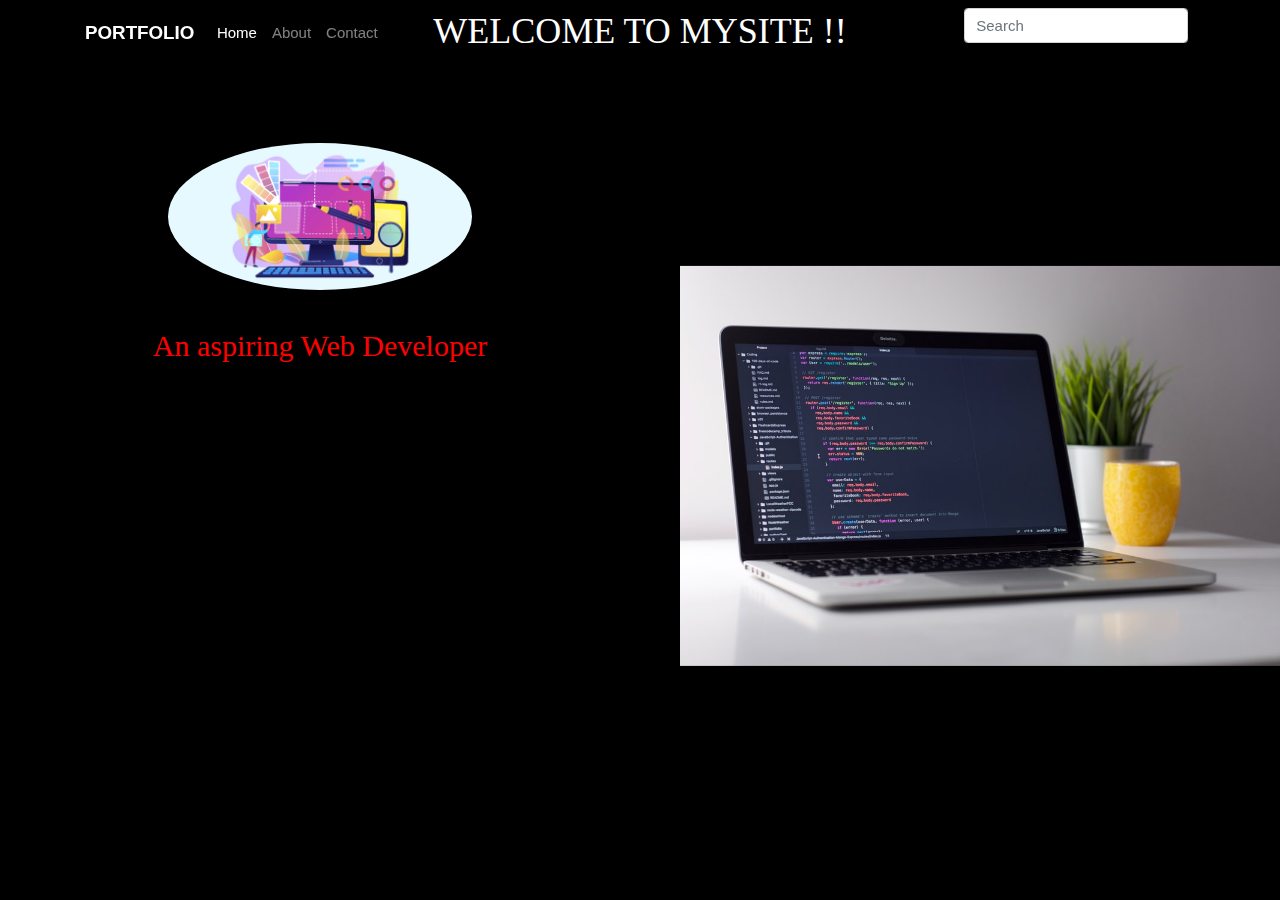
<file: index.html>
<html>
<head>
<title>My site</title>
<meta name= "viewport" content= "width = device-width, initial-scale = 1.0">
<link href= "bootstrap-4.3.1-dist/css/bootstrap.min.css" rel= "stylesheet">
<link href="bootstrap-4.3.1-dist/css/ex1.css" rel="stylesheet"> 
<link href="bootstrap-4.3.1-dist/css/new.css" rel="stylesheet">




<!--<link href="https://ajax.googleapis.com/ajax/libs/jquery/1.11.0/jquery.min.js" rel="stylesheet">-->

</head>

<body>
<!--<div class="view" style="background-image: url('images/img5.jpg'); background-no-repeat: repeat; background-size: cover; background-position: center center;">-->



<!--
<div class="container">
<div class="alert alert-warning">
<strong>Hello!!</strong>
</div>
</div>
<a href="#" class="btn btn-success">submit
-->
<!--<div style=" background-image: url( 'img1.jpg');">-->
 <nav class="navbar navbar-expand-lg navbar-dark fixed-top scrolling-navbar">
            <div class="container">
              <a class="navbar-brand" href="#"><strong>PORTFOLIO</strong></a>
              <button class="navbar-toggler" type="button" data-toggle="collapse" data-target="#navbarSupportedContent-7" aria-controls="navbarSupportedContent-7" aria-expanded="false" aria-label="Toggle navigation">
                <span class="navbar-toggler-icon"></span>
              </button>
              <div class="collapse navbar-collapse" id="navbarSupportedContent-7">
                <ul class="navbar-nav mr-auto">
                  <li class="nav-item active">
                    <a class="nav-link" href="#">Home <span class="sr-only">(current)</span></a>
                  </li>
                  <li class="nav-item">
                    <a class="nav-link" href="about.html">About</a>
                  </li>
                  <li class="nav-item">
                    <a class="nav-link" href="contact.html">Contact</a>
                  </li>
                </ul>
                <form class="form-inline">
                  <div class="md-form my-0">
                    <input class="form-control mr-sm-2" type="text" placeholder="Search" aria-label="Search">
                  </div>
                </form>
              </div>
            </div>
           </nav>
           <div class="container">
           <h1 style="color:white;font-family:Georgia;">WELCOME TO MYSITE !!</h1>
           </div>
   <div class="w3-content w3-section w3-display-right" style="max-width:600px" id="carouselExampleControls">
  <img class="mySlides" src="images/img1.jfif" style="width:100% ">
  <img class="mySlides" src="images/img2.jpg" style="width:100%">
  <img class="mySlides" src="images/img3.jpg" style="width:100% ">
  <img class="mySlides" src="images/img4.jpg" style="width:100%">
</div>
 
 </div>
<div class="w3-half w3-blue-blue w3-container w3-right-align" style="height:500px">
    <div class="w3-padding-64 w3-center">
      
      <img src="images/img123.png" class="w3-margin w3-circle" alt="Person" style="width:50%">
      <div class="w3-left-align w3-padding-large">
        <h2 style="color:white;font-family:Georgia;"><p>An aspiring Web Developer</p></h2>
        
        
      </div>
    </div>
  </div>
</div>

       
 
<script src="bootstrap-4.3.1-dist\js\bootstrap.min.js"></script>
<script src="http://ajax.googleapis.com/ajax/libs/jquery/1.10.2/jquery.min.js"></script>
<script>
var myIndex = 0;
carousel();

function carousel() {
  var i;
  var x = document.getElementsByClassName("mySlides");
  for (i = 0; i < x.length; i++) {
    x[i].style.display = "none";
  }
  myIndex++;
  if (myIndex > x.length) {myIndex = 1}
  x[myIndex-1].style.display = "block";
  setTimeout(carousel, 2000); // Change image every 2 seconds
}
</script>

         <!-- Mask & flexbox options-->
</body>
 
</html>
</file>
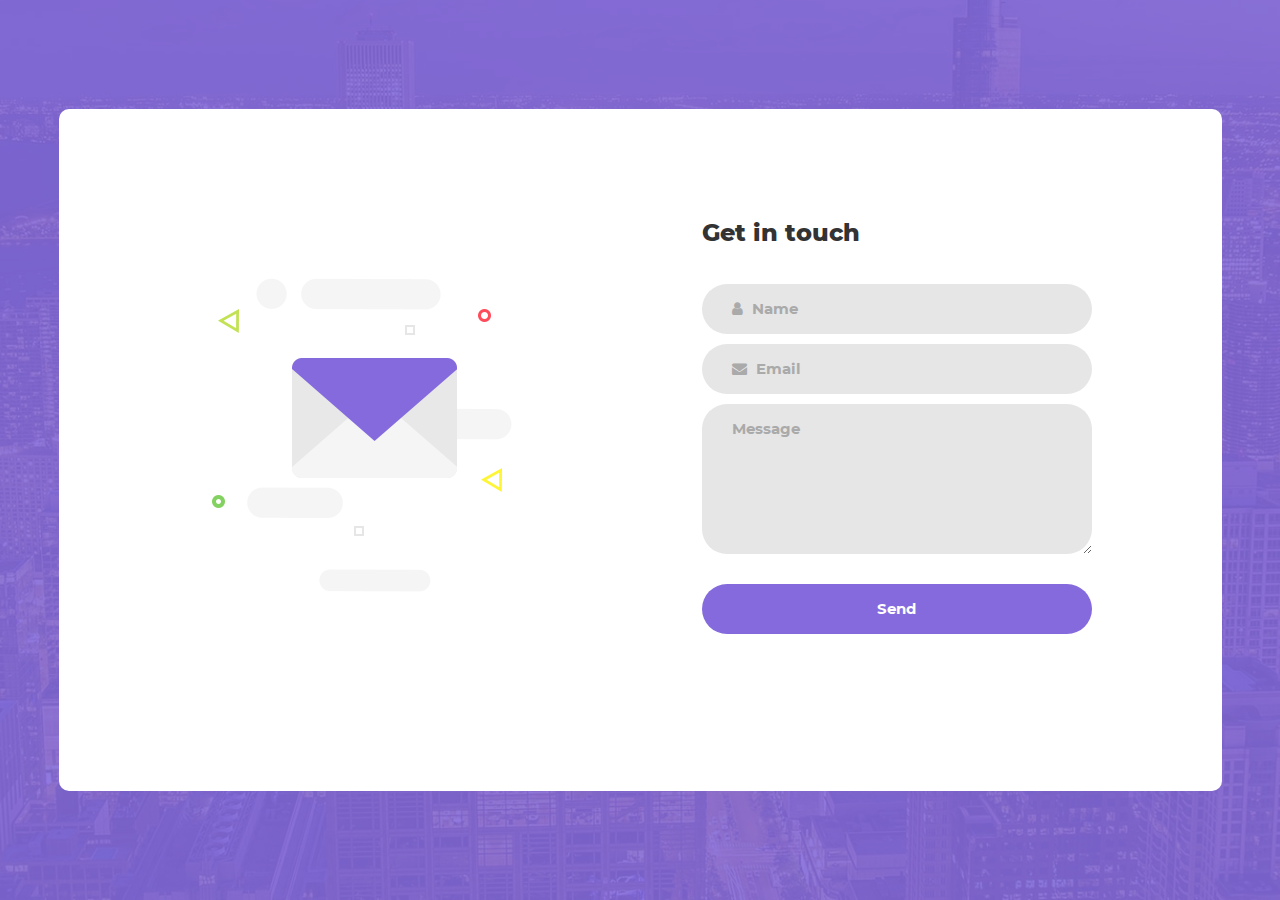
<file: file/index.html>
<!DOCTYPE html>
<html lang="en">
<head>
	<title>Contact V12</title>
	<meta charset="UTF-8">
	<meta name="viewport" content="width=device-width, initial-scale=1">
<!--===============================================================================================-->
	<link rel="icon" type="image/png" href="images/icons/favicon.ico"/>
<!--===============================================================================================-->
	<link rel="stylesheet" type="text/css" href="vendor/bootstrap/css/bootstrap.min.css">
<!--===============================================================================================-->
	<link rel="stylesheet" type="text/css" href="fonts/font-awesome-4.7.0/css/font-awesome.min.css">
<!--===============================================================================================-->
	<link rel="stylesheet" type="text/css" href="vendor/animate/animate.css">
<!--===============================================================================================-->
	<link rel="stylesheet" type="text/css" href="vendor/css-hamburgers/hamburgers.min.css">
<!--===============================================================================================-->
	<link rel="stylesheet" type="text/css" href="vendor/select2/select2.min.css">
<!--===============================================================================================-->
	<link rel="stylesheet" type="text/css" href="css/util.css">
	<link rel="stylesheet" type="text/css" href="css/main.css">
<!--===============================================================================================-->
</head>
<body>

	<div class="bg-contact100" style="background-image: url('images/bg-01.jpg');">
		<div class="container-contact100">
			<div class="wrap-contact100">
				<div class="contact100-pic js-tilt" data-tilt>
					<img src="images/img-01.png" alt="IMG">
				</div>

				<form class="contact100-form validate-form">
					<span class="contact100-form-title">
						Get in touch
					</span>

					<div class="wrap-input100 validate-input" data-validate = "Name is required">
						<input class="input100" type="text" name="name" placeholder="Name">
						<span class="focus-input100"></span>
						<span class="symbol-input100">
							<i class="fa fa-user" aria-hidden="true"></i>
						</span>
					</div>

					<div class="wrap-input100 validate-input" data-validate = "Valid email is required: ex@abc.xyz">
						<input class="input100" type="text" name="email" placeholder="Email">
						<span class="focus-input100"></span>
						<span class="symbol-input100">
							<i class="fa fa-envelope" aria-hidden="true"></i>
						</span>
					</div>

					<div class="wrap-input100 validate-input" data-validate = "Message is required">
						<textarea class="input100" name="message" placeholder="Message"></textarea>
						<span class="focus-input100"></span>
					</div>

					<div class="container-contact100-form-btn">
						<button class="contact100-form-btn">
							Send
						</button>
					</div>
				</form>
			</div>
		</div>
	</div>




<!--===============================================================================================-->
	<script src="vendor/jquery/jquery-3.2.1.min.js"></script>
<!--===============================================================================================-->
	<script src="vendor/bootstrap/js/popper.js"></script>
	<script src="vendor/bootstrap/js/bootstrap.min.js"></script>
<!--===============================================================================================-->
	<script src="vendor/select2/select2.min.js"></script>
<!--===============================================================================================-->
	<script src="vendor/tilt/tilt.jquery.min.js"></script>
	<script >
		$('.js-tilt').tilt({
			scale: 1.1
		})
	</script>
<!--===============================================================================================-->
	<script src="js/main.js"></script>

<!-- Global site tag (gtag.js) - Google Analytics -->
<script async src="https://www.googletagmanager.com/gtag/js?id=UA-23581568-13"></script>
<script>
  window.dataLayer = window.dataLayer || [];
  function gtag(){dataLayer.push(arguments);}
  gtag('js', new Date());

  gtag('config', 'UA-23581568-13');
</script>

</body>
</html>
</file>
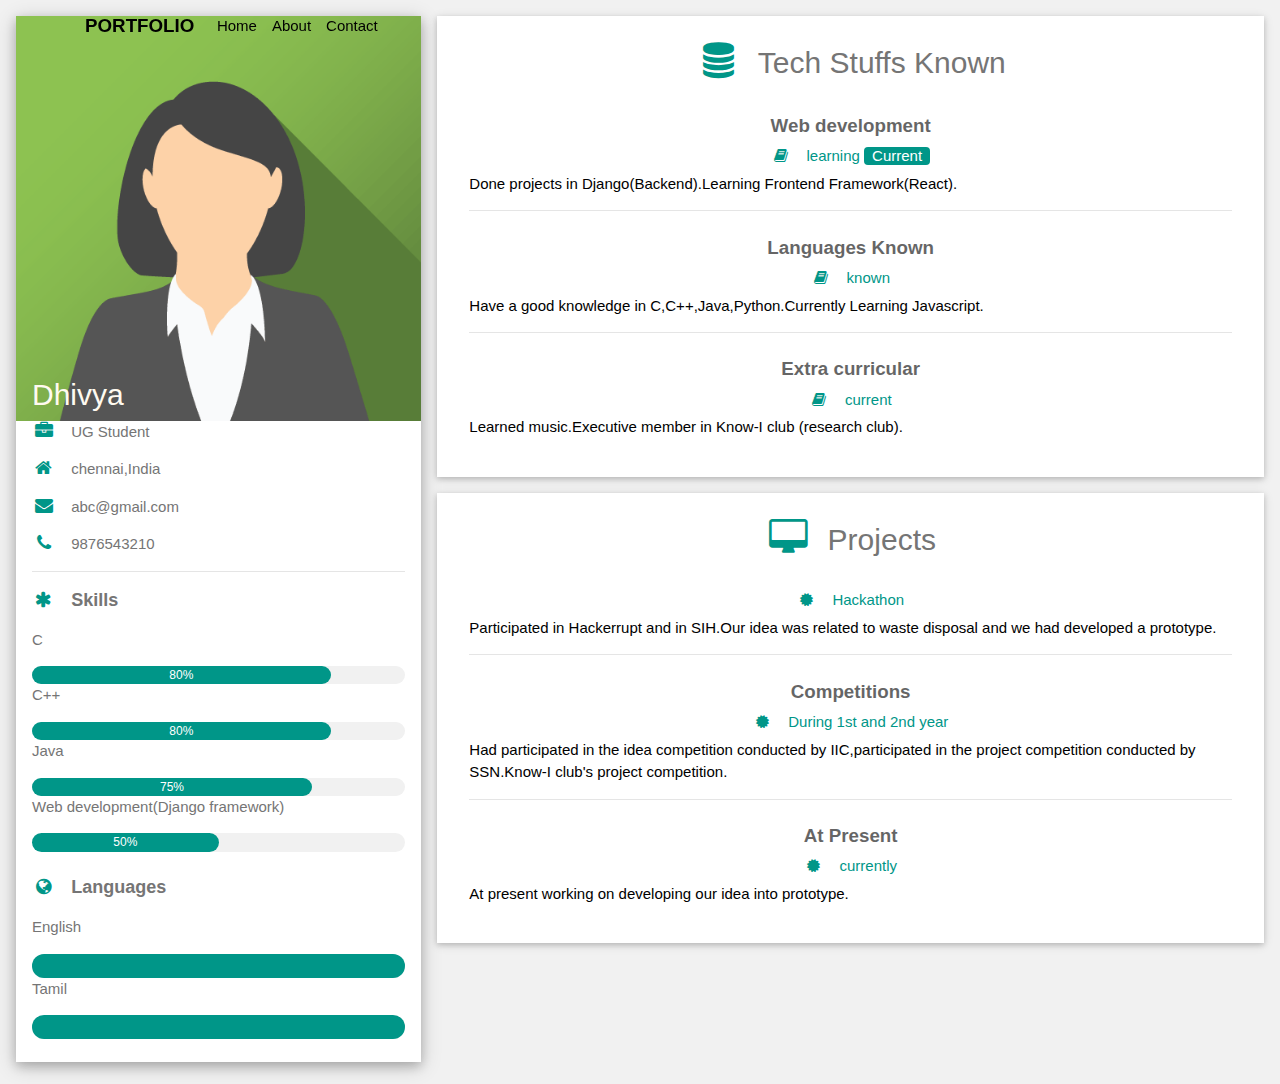
<file: about.html>
<!DOCTYPE html>
<html>
<title>About</title>
<meta charset="UTF-8">
<meta name="viewport" content="width=device-width, initial-scale=1">
<link href= "bootstrap-4.3.1-dist/css/ex3.css" rel= "stylesheet">
<link href= "bootstrap-4.3.1-dist/css/ex4.css" rel= "stylesheet">
<link href= "bootstrap-4.3.1-dist/css/bootstrap.min.css" rel= "stylesheet">
<link rel="stylesheet" href="https://cdnjs.cloudflare.com/ajax/libs/font-awesome/4.7.0/css/font-awesome.min.css">

<!--<link href= "bootstrap-4.3.1-dist/css/ex5.css" rel= "stylesheet">-->
<style>
html,body,h1,h2,h3,h4,h5,h6 {font-family: "Roboto", sans-serif}
</style>
 
<body class="w3-light-grey">
<nav class="navbar navbar-expand-lg navbar-dark fixed-top scrolling-navbar">
            <div class="container">
              <a class="navbar-brand w3-text-black" href="#"><strong>PORTFOLIO</strong></a>
              <button class="navbar-toggler" type="button" data-toggle="collapse" data-target="#navbarSupportedContent-7" aria-controls="navbarSupportedContent-7" aria-expanded="false" aria-label="Toggle navigation">
                <span class="navbar-toggler-icon"></span>
              </button>
              <div class="collapse navbar-collapse" id="navbarSupportedContent-7">
                <ul class="navbar-nav mr-auto">
                  <li class="nav-item active">
                    <a class="nav-link w3-text-black" href="index.html">Home <span class="sr-only">(current)</span></a>
                  </li>
                  <li class="nav-item">
                    <a class="nav-link w3-text-black" href="about.html">About</a>
                  </li>
                  <li class="nav-item">
                    <a class="nav-link w3-text-black" href="contact.html">Contact</a>
                  </li>
                </ul>
                </div>
            </div>
           </nav>

<!-- Page Container -->
<div class="w3-content w3-margin-top" style="max-width:1400px;">

  <!-- The Grid -->
  <div class="w3-row-padding">
  
    <!-- Left Column -->
    <div class="w3-third">

      <div class="w3-white w3-text-grey w3-card-4">
        <div class="w3-display-container">
          <img src="images/img_avatar2.png" style="width:100%" alt="Avatar">
          <div class="w3-display-bottomleft w3-container w3-text-black">
            <h2><font color="FloralWhite">Dhivya</font></h2>
          </div>
        </div>
        <div class="w3-container">
          
          <p><i class="fa fa-briefcase fa-fw w3-margin-right w3-large w3-text-teal"></i>UG Student</p>
          <p><i class="fa fa-home fa-fw w3-margin-right w3-large w3-text-teal"></i>chennai,India </p>
          <p><i class="fa fa-envelope fa-fw w3-margin-right w3-large w3-text-teal"></i>abc@gmail.com</p>
          <p><i class="fa fa-phone fa-fw w3-margin-right w3-large w3-text-teal"></i>9876543210</p>
                        <hr>
        
          <p class="w3-large"><b><i class="fa fa-asterisk fa-fw w3-margin-right w3-text-teal"></i>Skills</b></p>
          <p>C</p>
          <div class="w3-light-grey w3-round-xlarge w3-small">
            <div class="w3-container w3-center w3-round-xlarge w3-teal" style="width:80%">80%</div>
          </div>
          <p>C++</p>
          <div class="w3-light-grey w3-round-xlarge w3-small">
            <div class="w3-container w3-center w3-round-xlarge w3-teal" style="width:80%">
              <div class="w3-center w3-text-white">80%</div>
            </div>
          </div>
          <p>Java</p>
          <div class="w3-light-grey w3-round-xlarge w3-small">
            <div class="w3-container w3-center w3-round-xlarge w3-teal" style="width:75%">75%</div>
          </div>
          <p>Web development(Django framework)</p>
          <div class="w3-light-grey w3-round-xlarge w3-small">
            <div class="w3-container w3-center w3-round-xlarge w3-teal" style="width:50%">50%</div>
          </div>
          <br>

          <p class="w3-large w3-text-theme"><b><i class="fa fa-globe fa-fw w3-margin-right w3-text-teal"></i>Languages</b></p>
          <p>English</p>
          <div class="w3-light-grey w3-round-xlarge">
            <div class="w3-round-xlarge w3-teal" style="height:24px;width:100%"></div>
          </div>
          <p>Tamil</p>
          <div class="w3-light-grey w3-round-xlarge">
            <div class="w3-round-xlarge w3-teal" style="height:24px;width:100%"></div>
          </div>
          <br>
        </div>
      </div><br>

    <!-- End Left Column -->
    </div>

    <!-- Right Column -->
    <div class="w3-twothird">
    
      <div class="w3-container w3-card w3-white w3-margin-bottom">
        <h2 class="w3-text-grey w3-padding-16"><i class="fa-fw w3-margin-right w3-xxlarge w3-text-teal fa fa-database"></i>Tech Stuffs Known</h2>
        <div class="w3-container">
          <h5 class="w3-opacity w3-text-black"><b>Web development</b></h5>
          <h6 class="w3-text-teal"><i class=" fa-fw w3-margin-right fa fa-book"></i>learning <span class="w3-tag w3-teal w3-round">Current</span></h6>
          <p>Done projects in Django(Backend).Learning Frontend Framework(React).</p>
          <hr>
        </div>
        <div class="w3-container">
          <h5 class="w3-opacity w3-text-black"><b>Languages Known</b></h5>
          <h6 class="w3-text-teal"><i class=" fa-fw w3-margin-right fa fa-book"></i>known</h6>
          <p>Have a good knowledge in C,C++,Java,Python.Currently Learning Javascript.</p>
          <hr>
        </div>
        <div class="w3-container">
          <h5 class="w3-opacity w3-text-black"><b>Extra curricular</b></h5>
          <h6 class="w3-text-teal"><i class=" fa-fw w3-margin-right fa fa-book"></i>current</h6>
          <p>Learned music.Executive member in Know-I club (research club).</p><br>
        </div>
      </div>

      <div class="w3-container w3-card w3-white">
        <h2 class="w3-text-grey w3-padding-16"><i class=" fa-fw w3-margin-right w3-xxlarge w3-text-teal fa fa-desktop"></i>Projects</h2>
        <div class="w3-container">
          <h5 class="w3-opacity"><b></b></h5>
          <h6 class="w3-text-teal"><i class=" fa-fw w3-margin-right fa fa-certificate"></i>Hackathon</h6>
          <p>Participated in Hackerrupt and in SIH.Our idea was related to waste disposal and we had developed a prototype.</p>
          <hr>
        </div>
        <div class="w3-container">
          <h5 class="w3-opacity w3-text-black "><b>Competitions</b></h5>
          <h6 class="w3-text-teal"><i class=" fa-fw w3-margin-right fa fa-certificate"></i>During 1st and 2nd year</h6>
          <p>Had participated in the idea competition conducted by IIC,participated in the project competition conducted by SSN.Know-I club's project competition. </p>
          <hr>
        </div>
        <div class="w3-container">
          <h5 class="w3-opacity w3-text-black"><b>At Present</b></h5>
          <h6 class="w3-text-teal"><i class=" fa-fw w3-margin-right fa fa-certificate"></i>currently</h6>
          <p>At present working on developing our idea into prototype.</p><br>
        </div>
      </div>

    <!-- End Right Column -->
    </div>
    
  <!-- End Grid -->
  </div>
  
  <!-- End Page Container -->
</div>


</body>
</html>
</file>
<file: bootstrap-4.3.1-dist/css/ex1.css>
body {background-color:black; background-repeat: no-repeat; background-size: cover; background-position: center center;"}*/
h1   {  
      color: red;
    }
p    {color: red;}
</file>
<file: file/css/util.css>
/*[ FONT SIZE ]
///////////////////////////////////////////////////////////
*/
.fs-1 {font-size: 1px;}
.fs-2 {font-size: 2px;}
.fs-3 {font-size: 3px;}
.fs-4 {font-size: 4px;}
.fs-5 {font-size: 5px;}
.fs-6 {font-size: 6px;}
.fs-7 {font-size: 7px;}
.fs-8 {font-size: 8px;}
.fs-9 {font-size: 9px;}
.fs-10 {font-size: 10px;}
.fs-11 {font-size: 11px;}
.fs-12 {font-size: 12px;}
.fs-13 {font-size: 13px;}
.fs-14 {font-size: 14px;}
.fs-15 {font-size: 15px;}
.fs-16 {font-size: 16px;}
.fs-17 {font-size: 17px;}
.fs-18 {font-size: 18px;}
.fs-19 {font-size: 19px;}
.fs-20 {font-size: 20px;}
.fs-21 {font-size: 21px;}
.fs-22 {font-size: 22px;}
.fs-23 {font-size: 23px;}
.fs-24 {font-size: 24px;}
.fs-25 {font-size: 25px;}
.fs-26 {font-size: 26px;}
.fs-27 {font-size: 27px;}
.fs-28 {font-size: 28px;}
.fs-29 {font-size: 29px;}
.fs-30 {font-size: 30px;}
.fs-31 {font-size: 31px;}
.fs-32 {font-size: 32px;}
.fs-33 {font-size: 33px;}
.fs-34 {font-size: 34px;}
.fs-35 {font-size: 35px;}
.fs-36 {font-size: 36px;}
.fs-37 {font-size: 37px;}
.fs-38 {font-size: 38px;}
.fs-39 {font-size: 39px;}
.fs-40 {font-size: 40px;}
.fs-41 {font-size: 41px;}
.fs-42 {font-size: 42px;}
.fs-43 {font-size: 43px;}
.fs-44 {font-size: 44px;}
.fs-45 {font-size: 45px;}
.fs-46 {font-size: 46px;}
.fs-47 {font-size: 47px;}
.fs-48 {font-size: 48px;}
.fs-49 {font-size: 49px;}
.fs-50 {font-size: 50px;}
.fs-51 {font-size: 51px;}
.fs-52 {font-size: 52px;}
.fs-53 {font-size: 53px;}
.fs-54 {font-size: 54px;}
.fs-55 {font-size: 55px;}
.fs-56 {font-size: 56px;}
.fs-57 {font-size: 57px;}
.fs-58 {font-size: 58px;}
.fs-59 {font-size: 59px;}
.fs-60 {font-size: 60px;}
.fs-61 {font-size: 61px;}
.fs-62 {font-size: 62px;}
.fs-63 {font-size: 63px;}
.fs-64 {font-size: 64px;}
.fs-65 {font-size: 65px;}
.fs-66 {font-size: 66px;}
.fs-67 {font-size: 67px;}
.fs-68 {font-size: 68px;}
.fs-69 {font-size: 69px;}
.fs-70 {font-size: 70px;}
.fs-71 {font-size: 71px;}
.fs-72 {font-size: 72px;}
.fs-73 {font-size: 73px;}
.fs-74 {font-size: 74px;}
.fs-75 {font-size: 75px;}
.fs-76 {font-size: 76px;}
.fs-77 {font-size: 77px;}
.fs-78 {font-size: 78px;}
.fs-79 {font-size: 79px;}
.fs-80 {font-size: 80px;}
.fs-81 {font-size: 81px;}
.fs-82 {font-size: 82px;}
.fs-83 {font-size: 83px;}
.fs-84 {font-size: 84px;}
.fs-85 {font-size: 85px;}
.fs-86 {font-size: 86px;}
.fs-87 {font-size: 87px;}
.fs-88 {font-size: 88px;}
.fs-89 {font-size: 89px;}
.fs-90 {font-size: 90px;}
.fs-91 {font-size: 91px;}
.fs-92 {font-size: 92px;}
.fs-93 {font-size: 93px;}
.fs-94 {font-size: 94px;}
.fs-95 {font-size: 95px;}
.fs-96 {font-size: 96px;}
.fs-97 {font-size: 97px;}
.fs-98 {font-size: 98px;}
.fs-99 {font-size: 99px;}
.fs-100 {font-size: 100px;}
.fs-101 {font-size: 101px;}
.fs-102 {font-size: 102px;}
.fs-103 {font-size: 103px;}
.fs-104 {font-size: 104px;}
.fs-105 {font-size: 105px;}
.fs-106 {font-size: 106px;}
.fs-107 {font-size: 107px;}
.fs-108 {font-size: 108px;}
.fs-109 {font-size: 109px;}
.fs-110 {font-size: 110px;}
.fs-111 {font-size: 111px;}
.fs-112 {font-size: 112px;}
.fs-113 {font-size: 113px;}
.fs-114 {font-size: 114px;}
.fs-115 {font-size: 115px;}
.fs-116 {font-size: 116px;}
.fs-117 {font-size: 117px;}
.fs-118 {font-size: 118px;}
.fs-119 {font-size: 119px;}
.fs-120 {font-size: 120px;}
.fs-121 {font-size: 121px;}
.fs-122 {font-size: 122px;}
.fs-123 {font-size: 123px;}
.fs-124 {font-size: 124px;}
.fs-125 {font-size: 125px;}
.fs-126 {font-size: 126px;}
.fs-127 {font-size: 127px;}
.fs-128 {font-size: 128px;}
.fs-129 {font-size: 129px;}
.fs-130 {font-size: 130px;}
.fs-131 {font-size: 131px;}
.fs-132 {font-size: 132px;}
.fs-133 {font-size: 133px;}
.fs-134 {font-size: 134px;}
.fs-135 {font-size: 135px;}
.fs-136 {font-size: 136px;}
.fs-137 {font-size: 137px;}
.fs-138 {font-size: 138px;}
.fs-139 {font-size: 139px;}
.fs-140 {font-size: 140px;}
.fs-141 {font-size: 141px;}
.fs-142 {font-size: 142px;}
.fs-143 {font-size: 143px;}
.fs-144 {font-size: 144px;}
.fs-145 {font-size: 145px;}
.fs-146 {font-size: 146px;}
.fs-147 {font-size: 147px;}
.fs-148 {font-size: 148px;}
.fs-149 {font-size: 149px;}
.fs-150 {font-size: 150px;}
.fs-151 {font-size: 151px;}
.fs-152 {font-size: 152px;}
.fs-153 {font-size: 153px;}
.fs-154 {font-size: 154px;}
.fs-155 {font-size: 155px;}
.fs-156 {font-size: 156px;}
.fs-157 {font-size: 157px;}
.fs-158 {font-size: 158px;}
.fs-159 {font-size: 159px;}
.fs-160 {font-size: 160px;}
.fs-161 {font-size: 161px;}
.fs-162 {font-size: 162px;}
.fs-163 {font-size: 163px;}
.fs-164 {font-size: 164px;}
.fs-165 {font-size: 165px;}
.fs-166 {font-size: 166px;}
.fs-167 {font-size: 167px;}
.fs-168 {font-size: 168px;}
.fs-169 {font-size: 169px;}
.fs-170 {font-size: 170px;}
.fs-171 {font-size: 171px;}
.fs-172 {font-size: 172px;}
.fs-173 {font-size: 173px;}
.fs-174 {font-size: 174px;}
.fs-175 {font-size: 175px;}
.fs-176 {font-size: 176px;}
.fs-177 {font-size: 177px;}
.fs-178 {font-size: 178px;}
.fs-179 {font-size: 179px;}
.fs-180 {font-size: 180px;}
.fs-181 {font-size: 181px;}
.fs-182 {font-size: 182px;}
.fs-183 {font-size: 183px;}
.fs-184 {font-size: 184px;}
.fs-185 {font-size: 185px;}
.fs-186 {font-size: 186px;}
.fs-187 {font-size: 187px;}
.fs-188 {font-size: 188px;}
.fs-189 {font-size: 189px;}
.fs-190 {font-size: 190px;}
.fs-191 {font-size: 191px;}
.fs-192 {font-size: 192px;}
.fs-193 {font-size: 193px;}
.fs-194 {font-size: 194px;}
.fs-195 {font-size: 195px;}
.fs-196 {font-size: 196px;}
.fs-197 {font-size: 197px;}
.fs-198 {font-size: 198px;}
.fs-199 {font-size: 199px;}
.fs-200 {font-size: 200px;}

/*[ PADDING ]
///////////////////////////////////////////////////////////
*/
.p-t-0 {padding-top: 0px;}
.p-t-1 {padding-top: 1px;}
.p-t-2 {padding-top: 2px;}
.p-t-3 {padding-top: 3px;}
.p-t-4 {padding-top: 4px;}
.p-t-5 {padding-top: 5px;}
.p-t-6 {padding-top: 6px;}
.p-t-7 {padding-top: 7px;}
.p-t-8 {padding-top: 8px;}
.p-t-9 {padding-top: 9px;}
.p-t-10 {padding-top: 10px;}
.p-t-11 {padding-top: 11px;}
.p-t-12 {padding-top: 12px;}
.p-t-13 {padding-top: 13px;}
.p-t-14 {padding-top: 14px;}
.p-t-15 {padding-top: 15px;}
.p-t-16 {padding-top: 16px;}
.p-t-17 {padding-top: 17px;}
.p-t-18 {padding-top: 18px;}
.p-t-19 {padding-top: 19px;}
.p-t-20 {padding-top: 20px;}
.p-t-21 {padding-top: 21px;}
.p-t-22 {padding-top: 22px;}
.p-t-23 {padding-top: 23px;}
.p-t-24 {padding-top: 24px;}
.p-t-25 {padding-top: 25px;}
.p-t-26 {padding-top: 26px;}
.p-t-27 {padding-top: 27px;}
.p-t-28 {padding-top: 28px;}
.p-t-29 {padding-top: 29px;}
.p-t-30 {padding-top: 30px;}
.p-t-31 {padding-top: 31px;}
.p-t-32 {padding-top: 32px;}
.p-t-33 {padding-top: 33px;}
.p-t-34 {padding-top: 34px;}
.p-t-35 {padding-top: 35px;}
.p-t-36 {padding-top: 36px;}
.p-t-37 {padding-top: 37px;}
.p-t-38 {padding-top: 38px;}
.p-t-39 {padding-top: 39px;}
.p-t-40 {padding-top: 40px;}
.p-t-41 {padding-top: 41px;}
.p-t-42 {padding-top: 42px;}
.p-t-43 {padding-top: 43px;}
.p-t-44 {padding-top: 44px;}
.p-t-45 {padding-top: 45px;}
.p-t-46 {padding-top: 46px;}
.p-t-47 {padding-top: 47px;}
.p-t-48 {padding-top: 48px;}
.p-t-49 {padding-top: 49px;}
.p-t-50 {padding-top: 50px;}
.p-t-51 {padding-top: 51px;}
.p-t-52 {padding-top: 52px;}
.p-t-53 {padding-top: 53px;}
.p-t-54 {padding-top: 54px;}
.p-t-55 {padding-top: 55px;}
.p-t-56 {padding-top: 56px;}
.p-t-57 {padding-top: 57px;}
.p-t-58 {padding-top: 58px;}
.p-t-59 {padding-top: 59px;}
.p-t-60 {padding-top: 60px;}
.p-t-61 {padding-top: 61px;}
.p-t-62 {padding-top: 62px;}
.p-t-63 {padding-top: 63px;}
.p-t-64 {padding-top: 64px;}
.p-t-65 {padding-top: 65px;}
.p-t-66 {padding-top: 66px;}
.p-t-67 {padding-top: 67px;}
.p-t-68 {padding-top: 68px;}
.p-t-69 {padding-top: 69px;}
.p-t-70 {padding-top: 70px;}
.p-t-71 {padding-top: 71px;}
.p-t-72 {padding-top: 72px;}
.p-t-73 {padding-top: 73px;}
.p-t-74 {padding-top: 74px;}
.p-t-75 {padding-top: 75px;}
.p-t-76 {padding-top: 76px;}
.p-t-77 {padding-top: 77px;}
.p-t-78 {padding-top: 78px;}
.p-t-79 {padding-top: 79px;}
.p-t-80 {padding-top: 80px;}
.p-t-81 {padding-top: 81px;}
.p-t-82 {padding-top: 82px;}
.p-t-83 {padding-top: 83px;}
.p-t-84 {padding-top: 84px;}
.p-t-85 {padding-top: 85px;}
.p-t-86 {padding-top: 86px;}
.p-t-87 {padding-top: 87px;}
.p-t-88 {padding-top: 88px;}
.p-t-89 {padding-top: 89px;}
.p-t-90 {padding-top: 90px;}
.p-t-91 {padding-top: 91px;}
.p-t-92 {padding-top: 92px;}
.p-t-93 {padding-top: 93px;}
.p-t-94 {padding-top: 94px;}
.p-t-95 {padding-top: 95px;}
.p-t-96 {padding-top: 96px;}
.p-t-97 {padding-top: 97px;}
.p-t-98 {padding-top: 98px;}
.p-t-99 {padding-top: 99px;}
.p-t-100 {padding-top: 100px;}
.p-t-101 {padding-top: 101px;}
.p-t-102 {padding-top: 102px;}
.p-t-103 {padding-top: 103px;}
.p-t-104 {padding-top: 104px;}
.p-t-105 {padding-top: 105px;}
.p-t-106 {padding-top: 106px;}
.p-t-107 {padding-top: 107px;}
.p-t-108 {padding-top: 108px;}
.p-t-109 {padding-top: 109px;}
.p-t-110 {padding-top: 110px;}
.p-t-111 {padding-top: 111px;}
.p-t-112 {padding-top: 112px;}
.p-t-113 {padding-top: 113px;}
.p-t-114 {padding-top: 114px;}
.p-t-115 {padding-top: 115px;}
.p-t-116 {padding-top: 116px;}
.p-t-117 {padding-top: 117px;}
.p-t-118 {padding-top: 118px;}
.p-t-119 {padding-top: 119px;}
.p-t-120 {padding-top: 120px;}
.p-t-121 {padding-top: 121px;}
.p-t-122 {padding-top: 122px;}
.p-t-123 {padding-top: 123px;}
.p-t-124 {padding-top: 124px;}
.p-t-125 {padding-top: 125px;}
.p-t-126 {padding-top: 126px;}
.p-t-127 {padding-top: 127px;}
.p-t-128 {padding-top: 128px;}
.p-t-129 {padding-top: 129px;}
.p-t-130 {padding-top: 130px;}
.p-t-131 {padding-top: 131px;}
.p-t-132 {padding-top: 132px;}
.p-t-133 {padding-top: 133px;}
.p-t-134 {padding-top: 134px;}
.p-t-135 {padding-top: 135px;}
.p-t-136 {padding-top: 136px;}
.p-t-137 {padding-top: 137px;}
.p-t-138 {padding-top: 138px;}
.p-t-139 {padding-top: 139px;}
.p-t-140 {padding-top: 140px;}
.p-t-141 {padding-top: 141px;}
.p-t-142 {padding-top: 142px;}
.p-t-143 {padding-top: 143px;}
.p-t-144 {padding-top: 144px;}
.p-t-145 {padding-top: 145px;}
.p-t-146 {padding-top: 146px;}
.p-t-147 {padding-top: 147px;}
.p-t-148 {padding-top: 148px;}
.p-t-149 {padding-top: 149px;}
.p-t-150 {padding-top: 150px;}
.p-t-151 {padding-top: 151px;}
.p-t-152 {padding-top: 152px;}
.p-t-153 {padding-top: 153px;}
.p-t-154 {padding-top: 154px;}
.p-t-155 {padding-top: 155px;}
.p-t-156 {padding-top: 156px;}
.p-t-157 {padding-top: 157px;}
.p-t-158 {padding-top: 158px;}
.p-t-159 {padding-top: 159px;}
.p-t-160 {padding-top: 160px;}
.p-t-161 {padding-top: 161px;}
.p-t-162 {padding-top: 162px;}
.p-t-163 {padding-top: 163px;}
.p-t-164 {padding-top: 164px;}
.p-t-165 {padding-top: 165px;}
.p-t-166 {padding-top: 166px;}
.p-t-167 {padding-top: 167px;}
.p-t-168 {padding-top: 168px;}
.p-t-169 {padding-top: 169px;}
.p-t-170 {padding-top: 170px;}
.p-t-171 {padding-top: 171px;}
.p-t-172 {padding-top: 172px;}
.p-t-173 {padding-top: 173px;}
.p-t-174 {padding-top: 174px;}
.p-t-175 {padding-top: 175px;}
.p-t-176 {padding-top: 176px;}
.p-t-177 {padding-top: 177px;}
.p-t-178 {padding-top: 178px;}
.p-t-179 {padding-top: 179px;}
.p-t-180 {padding-top: 180px;}
.p-t-181 {padding-top: 181px;}
.p-t-182 {padding-top: 182px;}
.p-t-183 {padding-top: 183px;}
.p-t-184 {padding-top: 184px;}
.p-t-185 {padding-top: 185px;}
.p-t-186 {padding-top: 186px;}
.p-t-187 {padding-top: 187px;}
.p-t-188 {padding-top: 188px;}
.p-t-189 {padding-top: 189px;}
.p-t-190 {padding-top: 190px;}
.p-t-191 {padding-top: 191px;}
.p-t-192 {padding-top: 192px;}
.p-t-193 {padding-top: 193px;}
.p-t-194 {padding-top: 194px;}
.p-t-195 {padding-top: 195px;}
.p-t-196 {padding-top: 196px;}
.p-t-197 {padding-top: 197px;}
.p-t-198 {padding-top: 198px;}
.p-t-199 {padding-top: 199px;}
.p-t-200 {padding-top: 200px;}
.p-t-201 {padding-top: 201px;}
.p-t-202 {padding-top: 202px;}
.p-t-203 {padding-top: 203px;}
.p-t-204 {padding-top: 204px;}
.p-t-205 {padding-top: 205px;}
.p-t-206 {padding-top: 206px;}
.p-t-207 {padding-top: 207px;}
.p-t-208 {padding-top: 208px;}
.p-t-209 {padding-top: 209px;}
.p-t-210 {padding-top: 210px;}
.p-t-211 {padding-top: 211px;}
.p-t-212 {padding-top: 212px;}
.p-t-213 {padding-top: 213px;}
.p-t-214 {padding-top: 214px;}
.p-t-215 {padding-top: 215px;}
.p-t-216 {padding-top: 216px;}
.p-t-217 {padding-top: 217px;}
.p-t-218 {padding-top: 218px;}
.p-t-219 {padding-top: 219px;}
.p-t-220 {padding-top: 220px;}
.p-t-221 {padding-top: 221px;}
.p-t-222 {padding-top: 222px;}
.p-t-223 {padding-top: 223px;}
.p-t-224 {padding-top: 224px;}
.p-t-225 {padding-top: 225px;}
.p-t-226 {padding-top: 226px;}
.p-t-227 {padding-top: 227px;}
.p-t-228 {padding-top: 228px;}
.p-t-229 {padding-top: 229px;}
.p-t-230 {padding-top: 230px;}
.p-t-231 {padding-top: 231px;}
.p-t-232 {padding-top: 232px;}
.p-t-233 {padding-top: 233px;}
.p-t-234 {padding-top: 234px;}
.p-t-235 {padding-top: 235px;}
.p-t-236 {padding-top: 236px;}
.p-t-237 {padding-top: 237px;}
.p-t-238 {padding-top: 238px;}
.p-t-239 {padding-top: 239px;}
.p-t-240 {padding-top: 240px;}
.p-t-241 {padding-top: 241px;}
.p-t-242 {padding-top: 242px;}
.p-t-243 {padding-top: 243px;}
.p-t-244 {padding-top: 244px;}
.p-t-245 {padding-top: 245px;}
.p-t-246 {padding-top: 246px;}
.p-t-247 {padding-top: 247px;}
.p-t-248 {padding-top: 248px;}
.p-t-249 {padding-top: 249px;}
.p-t-250 {padding-top: 250px;}
.p-b-0 {padding-bottom: 0px;}
.p-b-1 {padding-bottom: 1px;}
.p-b-2 {padding-bottom: 2px;}
.p-b-3 {padding-bottom: 3px;}
.p-b-4 {padding-bottom: 4px;}
.p-b-5 {padding-bottom: 5px;}
.p-b-6 {padding-bottom: 6px;}
.p-b-7 {padding-bottom: 7px;}
.p-b-8 {padding-bottom: 8px;}
.p-b-9 {padding-bottom: 9px;}
.p-b-10 {padding-bottom: 10px;}
.p-b-11 {padding-bottom: 11px;}
.p-b-12 {padding-bottom: 12px;}
.p-b-13 {padding-bottom: 13px;}
.p-b-14 {padding-bottom: 14px;}
.p-b-15 {padding-bottom: 15px;}
.p-b-16 {padding-bottom: 16px;}
.p-b-17 {padding-bottom: 17px;}
.p-b-18 {padding-bottom: 18px;}
.p-b-19 {padding-bottom: 19px;}
.p-b-20 {padding-bottom: 20px;}
.p-b-21 {padding-bottom: 21px;}
.p-b-22 {padding-bottom: 22px;}
.p-b-23 {padding-bottom: 23px;}
.p-b-24 {padding-bottom: 24px;}
.p-b-25 {padding-bottom: 25px;}
.p-b-26 {padding-bottom: 26px;}
.p-b-27 {padding-bottom: 27px;}
.p-b-28 {padding-bottom: 28px;}
.p-b-29 {padding-bottom: 29px;}
.p-b-30 {padding-bottom: 30px;}
.p-b-31 {padding-bottom: 31px;}
.p-b-32 {padding-bottom: 32px;}
.p-b-33 {padding-bottom: 33px;}
.p-b-34 {padding-bottom: 34px;}
.p-b-35 {padding-bottom: 35px;}
.p-b-36 {padding-bottom: 36px;}
.p-b-37 {padding-bottom: 37px;}
.p-b-38 {padding-bottom: 38px;}
.p-b-39 {padding-bottom: 39px;}
.p-b-40 {padding-bottom: 40px;}
.p-b-41 {padding-bottom: 41px;}
.p-b-42 {padding-bottom: 42px;}
.p-b-43 {padding-bottom: 43px;}
.p-b-44 {padding-bottom: 44px;}
.p-b-45 {padding-bottom: 45px;}
.p-b-46 {padding-bottom: 46px;}
.p-b-47 {padding-bottom: 47px;}
.p-b-48 {padding-bottom: 48px;}
.p-b-49 {padding-bottom: 49px;}
.p-b-50 {padding-bottom: 50px;}
.p-b-51 {padding-bottom: 51px;}
.p-b-52 {padding-bottom: 52px;}
.p-b-53 {padding-bottom: 53px;}
.p-b-54 {padding-bottom: 54px;}
.p-b-55 {padding-bottom: 55px;}
.p-b-56 {padding-bottom: 56px;}
.p-b-57 {padding-bottom: 57px;}
.p-b-58 {padding-bottom: 58px;}
.p-b-59 {padding-bottom: 59px;}
.p-b-60 {padding-bottom: 60px;}
.p-b-61 {padding-bottom: 61px;}
.p-b-62 {padding-bottom: 62px;}
.p-b-63 {padding-bottom: 63px;}
.p-b-64 {padding-bottom: 64px;}
.p-b-65 {padding-bottom: 65px;}
.p-b-66 {padding-bottom: 66px;}
.p-b-67 {padding-bottom: 67px;}
.p-b-68 {padding-bottom: 68px;}
.p-b-69 {padding-bottom: 69px;}
.p-b-70 {padding-bottom: 70px;}
.p-b-71 {padding-bottom: 71px;}
.p-b-72 {padding-bottom: 72px;}
.p-b-73 {padding-bottom: 73px;}
.p-b-74 {padding-bottom: 74px;}
.p-b-75 {padding-bottom: 75px;}
.p-b-76 {padding-bottom: 76px;}
.p-b-77 {padding-bottom: 77px;}
.p-b-78 {padding-bottom: 78px;}
.p-b-79 {padding-bottom: 79px;}
.p-b-80 {padding-bottom: 80px;}
.p-b-81 {padding-bottom: 81px;}
.p-b-82 {padding-bottom: 82px;}
.p-b-83 {padding-bottom: 83px;}
.p-b-84 {padding-bottom: 84px;}
.p-b-85 {padding-bottom: 85px;}
.p-b-86 {padding-bottom: 86px;}
.p-b-87 {padding-bottom: 87px;}
.p-b-88 {padding-bottom: 88px;}
.p-b-89 {padding-bottom: 89px;}
.p-b-90 {padding-bottom: 90px;}
.p-b-91 {padding-bottom: 91px;}
.p-b-92 {padding-bottom: 92px;}
.p-b-93 {padding-bottom: 93px;}
.p-b-94 {padding-bottom: 94px;}
.p-b-95 {padding-bottom: 95px;}
.p-b-96 {padding-bottom: 96px;}
.p-b-97 {padding-bottom: 97px;}
.p-b-98 {padding-bottom: 98px;}
.p-b-99 {padding-bottom: 99px;}
.p-b-100 {padding-bottom: 100px;}
.p-b-101 {padding-bottom: 101px;}
.p-b-102 {padding-bottom: 102px;}
.p-b-103 {padding-bottom: 103px;}
.p-b-104 {padding-bottom: 104px;}
.p-b-105 {padding-bottom: 105px;}
.p-b-106 {padding-bottom: 106px;}
.p-b-107 {padding-bottom: 107px;}
.p-b-108 {padding-bottom: 108px;}
.p-b-109 {padding-bottom: 109px;}
.p-b-110 {padding-bottom: 110px;}
.p-b-111 {padding-bottom: 111px;}
.p-b-112 {padding-bottom: 112px;}
.p-b-113 {padding-bottom: 113px;}
.p-b-114 {padding-bottom: 114px;}
.p-b-115 {padding-bottom: 115px;}
.p-b-116 {padding-bottom: 116px;}
.p-b-117 {padding-bottom: 117px;}
.p-b-118 {padding-bottom: 118px;}
.p-b-119 {padding-bottom: 119px;}
.p-b-120 {padding-bottom: 120px;}
.p-b-121 {padding-bottom: 121px;}
.p-b-122 {padding-bottom: 122px;}
.p-b-123 {padding-bottom: 123px;}
.p-b-124 {padding-bottom: 124px;}
.p-b-125 {padding-bottom: 125px;}
.p-b-126 {padding-bottom: 126px;}
.p-b-127 {padding-bottom: 127px;}
.p-b-128 {padding-bottom: 128px;}
.p-b-129 {padding-bottom: 129px;}
.p-b-130 {padding-bottom: 130px;}
.p-b-131 {padding-bottom: 131px;}
.p-b-132 {padding-bottom: 132px;}
.p-b-133 {padding-bottom: 133px;}
.p-b-134 {padding-bottom: 134px;}
.p-b-135 {padding-bottom: 135px;}
.p-b-136 {padding-bottom: 136px;}
.p-b-137 {padding-bottom: 137px;}
.p-b-138 {padding-bottom: 138px;}
.p-b-139 {padding-bottom: 139px;}
.p-b-140 {padding-bottom: 140px;}
.p-b-141 {padding-bottom: 141px;}
.p-b-142 {padding-bottom: 142px;}
.p-b-143 {padding-bottom: 143px;}
.p-b-144 {padding-bottom: 144px;}
.p-b-145 {padding-bottom: 145px;}
.p-b-146 {padding-bottom: 146px;}
.p-b-147 {padding-bottom: 147px;}
.p-b-148 {padding-bottom: 148px;}
.p-b-149 {padding-bottom: 149px;}
.p-b-150 {padding-bottom: 150px;}
.p-b-151 {padding-bottom: 151px;}
.p-b-152 {padding-bottom: 152px;}
.p-b-153 {padding-bottom: 153px;}
.p-b-154 {padding-bottom: 154px;}
.p-b-155 {padding-bottom: 155px;}
.p-b-156 {padding-bottom: 156px;}
.p-b-157 {padding-bottom: 157px;}
.p-b-158 {padding-bottom: 158px;}
.p-b-159 {padding-bottom: 159px;}
.p-b-160 {padding-bottom: 160px;}
.p-b-161 {padding-bottom: 161px;}
.p-b-162 {padding-bottom: 162px;}
.p-b-163 {padding-bottom: 163px;}
.p-b-164 {padding-bottom: 164px;}
.p-b-165 {padding-bottom: 165px;}
.p-b-166 {padding-bottom: 166px;}
.p-b-167 {padding-bottom: 167px;}
.p-b-168 {padding-bottom: 168px;}
.p-b-169 {padding-bottom: 169px;}
.p-b-170 {padding-bottom: 170px;}
.p-b-171 {padding-bottom: 171px;}
.p-b-172 {padding-bottom: 172px;}
.p-b-173 {padding-bottom: 173px;}
.p-b-174 {padding-bottom: 174px;}
.p-b-175 {padding-bottom: 175px;}
.p-b-176 {padding-bottom: 176px;}
.p-b-177 {padding-bottom: 177px;}
.p-b-178 {padding-bottom: 178px;}
.p-b-179 {padding-bottom: 179px;}
.p-b-180 {padding-bottom: 180px;}
.p-b-181 {padding-bottom: 181px;}
.p-b-182 {padding-bottom: 182px;}
.p-b-183 {padding-bottom: 183px;}
.p-b-184 {padding-bottom: 184px;}
.p-b-185 {padding-bottom: 185px;}
.p-b-186 {padding-bottom: 186px;}
.p-b-187 {padding-bottom: 187px;}
.p-b-188 {padding-bottom: 188px;}
.p-b-189 {padding-bottom: 189px;}
.p-b-190 {padding-bottom: 190px;}
.p-b-191 {padding-bottom: 191px;}
.p-b-192 {padding-bottom: 192px;}
.p-b-193 {padding-bottom: 193px;}
.p-b-194 {padding-bottom: 194px;}
.p-b-195 {padding-bottom: 195px;}
.p-b-196 {padding-bottom: 196px;}
.p-b-197 {padding-bottom: 197px;}
.p-b-198 {padding-bottom: 198px;}
.p-b-199 {padding-bottom: 199px;}
.p-b-200 {padding-bottom: 200px;}
.p-b-201 {padding-bottom: 201px;}
.p-b-202 {padding-bottom: 202px;}
.p-b-203 {padding-bottom: 203px;}
.p-b-204 {padding-bottom: 204px;}
.p-b-205 {padding-bottom: 205px;}
.p-b-206 {padding-bottom: 206px;}
.p-b-207 {padding-bottom: 207px;}
.p-b-208 {padding-bottom: 208px;}
.p-b-209 {padding-bottom: 209px;}
.p-b-210 {padding-bottom: 210px;}
.p-b-211 {padding-bottom: 211px;}
.p-b-212 {padding-bottom: 212px;}
.p-b-213 {padding-bottom: 213px;}
.p-b-214 {padding-bottom: 214px;}
.p-b-215 {padding-bottom: 215px;}
.p-b-216 {padding-bottom: 216px;}
.p-b-217 {padding-bottom: 217px;}
.p-b-218 {padding-bottom: 218px;}
.p-b-219 {padding-bottom: 219px;}
.p-b-220 {padding-bottom: 220px;}
.p-b-221 {padding-bottom: 221px;}
.p-b-222 {padding-bottom: 222px;}
.p-b-223 {padding-bottom: 223px;}
.p-b-224 {padding-bottom: 224px;}
.p-b-225 {padding-bottom: 225px;}
.p-b-226 {padding-bottom: 226px;}
.p-b-227 {padding-bottom: 227px;}
.p-b-228 {padding-bottom: 228px;}
.p-b-229 {padding-bottom: 229px;}
.p-b-230 {padding-bottom: 230px;}
.p-b-231 {padding-bottom: 231px;}
.p-b-232 {padding-bottom: 232px;}
.p-b-233 {padding-bottom: 233px;}
.p-b-234 {padding-bottom: 234px;}
.p-b-235 {padding-bottom: 235px;}
.p-b-236 {padding-bottom: 236px;}
.p-b-237 {padding-bottom: 237px;}
.p-b-238 {padding-bottom: 238px;}
.p-b-239 {padding-bottom: 239px;}
.p-b-240 {padding-bottom: 240px;}
.p-b-241 {padding-bottom: 241px;}
.p-b-242 {padding-bottom: 242px;}
.p-b-243 {padding-bottom: 243px;}
.p-b-244 {padding-bottom: 244px;}
.p-b-245 {padding-bottom: 245px;}
.p-b-246 {padding-bottom: 246px;}
.p-b-247 {padding-bottom: 247px;}
.p-b-248 {padding-bottom: 248px;}
.p-b-249 {padding-bottom: 249px;}
.p-b-250 {padding-bottom: 250px;}
.p-l-0 {padding-left: 0px;}
.p-l-1 {padding-left: 1px;}
.p-l-2 {padding-left: 2px;}
.p-l-3 {padding-left: 3px;}
.p-l-4 {padding-left: 4px;}
.p-l-5 {padding-left: 5px;}
.p-l-6 {padding-left: 6px;}
.p-l-7 {padding-left: 7px;}
.p-l-8 {padding-left: 8px;}
.p-l-9 {padding-left: 9px;}
.p-l-10 {padding-left: 10px;}
.p-l-11 {padding-left: 11px;}
.p-l-12 {padding-left: 12px;}
.p-l-13 {padding-left: 13px;}
.p-l-14 {padding-left: 14px;}
.p-l-15 {padding-left: 15px;}
.p-l-16 {padding-left: 16px;}
.p-l-17 {padding-left: 17px;}
.p-l-18 {padding-left: 18px;}
.p-l-19 {padding-left: 19px;}
.p-l-20 {padding-left: 20px;}
.p-l-21 {padding-left: 21px;}
.p-l-22 {padding-left: 22px;}
.p-l-23 {padding-left: 23px;}
.p-l-24 {padding-left: 24px;}
.p-l-25 {padding-left: 25px;}
.p-l-26 {padding-left: 26px;}
.p-l-27 {padding-left: 27px;}
.p-l-28 {padding-left: 28px;}
.p-l-29 {padding-left: 29px;}
.p-l-30 {padding-left: 30px;}
.p-l-31 {padding-left: 31px;}
.p-l-32 {padding-left: 32px;}
.p-l-33 {padding-left: 33px;}
.p-l-34 {padding-left: 34px;}
.p-l-35 {padding-left: 35px;}
.p-l-36 {padding-left: 36px;}
.p-l-37 {padding-left: 37px;}
.p-l-38 {padding-left: 38px;}
.p-l-39 {padding-left: 39px;}
.p-l-40 {padding-left: 40px;}
.p-l-41 {padding-left: 41px;}
.p-l-42 {padding-left: 42px;}
.p-l-43 {padding-left: 43px;}
.p-l-44 {padding-left: 44px;}
.p-l-45 {padding-left: 45px;}
.p-l-46 {padding-left: 46px;}
.p-l-47 {padding-left: 47px;}
.p-l-48 {padding-left: 48px;}
.p-l-49 {padding-left: 49px;}
.p-l-50 {padding-left: 50px;}
.p-l-51 {padding-left: 51px;}
.p-l-52 {padding-left: 52px;}
.p-l-53 {padding-left: 53px;}
.p-l-54 {padding-left: 54px;}
.p-l-55 {padding-left: 55px;}
.p-l-56 {padding-left: 56px;}
.p-l-57 {padding-left: 57px;}
.p-l-58 {padding-left: 58px;}
.p-l-59 {padding-left: 59px;}
.p-l-60 {padding-left: 60px;}
.p-l-61 {padding-left: 61px;}
.p-l-62 {padding-left: 62px;}
.p-l-63 {padding-left: 63px;}
.p-l-64 {padding-left: 64px;}
.p-l-65 {padding-left: 65px;}
.p-l-66 {padding-left: 66px;}
.p-l-67 {padding-left: 67px;}
.p-l-68 {padding-left: 68px;}
.p-l-69 {padding-left: 69px;}
.p-l-70 {padding-left: 70px;}
.p-l-71 {padding-left: 71px;}
.p-l-72 {padding-left: 72px;}
.p-l-73 {padding-left: 73px;}
.p-l-74 {padding-left: 74px;}
.p-l-75 {padding-left: 75px;}
.p-l-76 {padding-left: 76px;}
.p-l-77 {padding-left: 77px;}
.p-l-78 {padding-left: 78px;}
.p-l-79 {padding-left: 79px;}
.p-l-80 {padding-left: 80px;}
.p-l-81 {padding-left: 81px;}
.p-l-82 {padding-left: 82px;}
.p-l-83 {padding-left: 83px;}
.p-l-84 {padding-left: 84px;}
.p-l-85 {padding-left: 85px;}
.p-l-86 {padding-left: 86px;}
.p-l-87 {padding-left: 87px;}
.p-l-88 {padding-left: 88px;}
.p-l-89 {padding-left: 89px;}
.p-l-90 {padding-left: 90px;}
.p-l-91 {padding-left: 91px;}
.p-l-92 {padding-left: 92px;}
.p-l-93 {padding-left: 93px;}
.p-l-94 {padding-left: 94px;}
.p-l-95 {padding-left: 95px;}
.p-l-96 {padding-left: 96px;}
.p-l-97 {padding-left: 97px;}
.p-l-98 {padding-left: 98px;}
.p-l-99 {padding-left: 99px;}
.p-l-100 {padding-left: 100px;}
.p-l-101 {padding-left: 101px;}
.p-l-102 {padding-left: 102px;}
.p-l-103 {padding-left: 103px;}
.p-l-104 {padding-left: 104px;}
.p-l-105 {padding-left: 105px;}
.p-l-106 {padding-left: 106px;}
.p-l-107 {padding-left: 107px;}
.p-l-108 {padding-left: 108px;}
.p-l-109 {padding-left: 109px;}
.p-l-110 {padding-left: 110px;}
.p-l-111 {padding-left: 111px;}
.p-l-112 {padding-left: 112px;}
.p-l-113 {padding-left: 113px;}
.p-l-114 {padding-left: 114px;}
.p-l-115 {padding-left: 115px;}
.p-l-116 {padding-left: 116px;}
.p-l-117 {padding-left: 117px;}
.p-l-118 {padding-left: 118px;}
.p-l-119 {padding-left: 119px;}
.p-l-120 {padding-left: 120px;}
.p-l-121 {padding-left: 121px;}
.p-l-122 {padding-left: 122px;}
.p-l-123 {padding-left: 123px;}
.p-l-124 {padding-left: 124px;}
.p-l-125 {padding-left: 125px;}
.p-l-126 {padding-left: 126px;}
.p-l-127 {padding-left: 127px;}
.p-l-128 {padding-left: 128px;}
.p-l-129 {padding-left: 129px;}
.p-l-130 {padding-left: 130px;}
.p-l-131 {padding-left: 131px;}
.p-l-132 {padding-left: 132px;}
.p-l-133 {padding-left: 133px;}
.p-l-134 {padding-left: 134px;}
.p-l-135 {padding-left: 135px;}
.p-l-136 {padding-left: 136px;}
.p-l-137 {padding-left: 137px;}
.p-l-138 {padding-left: 138px;}
.p-l-139 {padding-left: 139px;}
.p-l-140 {padding-left: 140px;}
.p-l-141 {padding-left: 141px;}
.p-l-142 {padding-left: 142px;}
.p-l-143 {padding-left: 143px;}
.p-l-144 {padding-left: 144px;}
.p-l-145 {padding-left: 145px;}
.p-l-146 {padding-left: 146px;}
.p-l-147 {padding-left: 147px;}
.p-l-148 {padding-left: 148px;}
.p-l-149 {padding-left: 149px;}
.p-l-150 {padding-left: 150px;}
.p-l-151 {padding-left: 151px;}
.p-l-152 {padding-left: 152px;}
.p-l-153 {padding-left: 153px;}
.p-l-154 {padding-left: 154px;}
.p-l-155 {padding-left: 155px;}
.p-l-156 {padding-left: 156px;}
.p-l-157 {padding-left: 157px;}
.p-l-158 {padding-left: 158px;}
.p-l-159 {padding-left: 159px;}
.p-l-160 {padding-left: 160px;}
.p-l-161 {padding-left: 161px;}
.p-l-162 {padding-left: 162px;}
.p-l-163 {padding-left: 163px;}
.p-l-164 {padding-left: 164px;}
.p-l-165 {padding-left: 165px;}
.p-l-166 {padding-left: 166px;}
.p-l-167 {padding-left: 167px;}
.p-l-168 {padding-left: 168px;}
.p-l-169 {padding-left: 169px;}
.p-l-170 {padding-left: 170px;}
.p-l-171 {padding-left: 171px;}
.p-l-172 {padding-left: 172px;}
.p-l-173 {padding-left: 173px;}
.p-l-174 {padding-left: 174px;}
.p-l-175 {padding-left: 175px;}
.p-l-176 {padding-left: 176px;}
.p-l-177 {padding-left: 177px;}
.p-l-178 {padding-left: 178px;}
.p-l-179 {padding-left: 179px;}
.p-l-180 {padding-left: 180px;}
.p-l-181 {padding-left: 181px;}
.p-l-182 {padding-left: 182px;}
.p-l-183 {padding-left: 183px;}
.p-l-184 {padding-left: 184px;}
.p-l-185 {padding-left: 185px;}
.p-l-186 {padding-left: 186px;}
.p-l-187 {padding-left: 187px;}
.p-l-188 {padding-left: 188px;}
.p-l-189 {padding-left: 189px;}
.p-l-190 {padding-left: 190px;}
.p-l-191 {padding-left: 191px;}
.p-l-192 {padding-left: 192px;}
.p-l-193 {padding-left: 193px;}
.p-l-194 {padding-left: 194px;}
.p-l-195 {padding-left: 195px;}
.p-l-196 {padding-left: 196px;}
.p-l-197 {padding-left: 197px;}
.p-l-198 {padding-left: 198px;}
.p-l-199 {padding-left: 199px;}
.p-l-200 {padding-left: 200px;}
.p-l-201 {padding-left: 201px;}
.p-l-202 {padding-left: 202px;}
.p-l-203 {padding-left: 203px;}
.p-l-204 {padding-left: 204px;}
.p-l-205 {padding-left: 205px;}
.p-l-206 {padding-left: 206px;}
.p-l-207 {padding-left: 207px;}
.p-l-208 {padding-left: 208px;}
.p-l-209 {padding-left: 209px;}
.p-l-210 {padding-left: 210px;}
.p-l-211 {padding-left: 211px;}
.p-l-212 {padding-left: 212px;}
.p-l-213 {padding-left: 213px;}
.p-l-214 {padding-left: 214px;}
.p-l-215 {padding-left: 215px;}
.p-l-216 {padding-left: 216px;}
.p-l-217 {padding-left: 217px;}
.p-l-218 {padding-left: 218px;}
.p-l-219 {padding-left: 219px;}
.p-l-220 {padding-left: 220px;}
.p-l-221 {padding-left: 221px;}
.p-l-222 {padding-left: 222px;}
.p-l-223 {padding-left: 223px;}
.p-l-224 {padding-left: 224px;}
.p-l-225 {padding-left: 225px;}
.p-l-226 {padding-left: 226px;}
.p-l-227 {padding-left: 227px;}
.p-l-228 {padding-left: 228px;}
.p-l-229 {padding-left: 229px;}
.p-l-230 {padding-left: 230px;}
.p-l-231 {padding-left: 231px;}
.p-l-232 {padding-left: 232px;}
.p-l-233 {padding-left: 233px;}
.p-l-234 {padding-left: 234px;}
.p-l-235 {padding-left: 235px;}
.p-l-236 {padding-left: 236px;}
.p-l-237 {padding-left: 237px;}
.p-l-238 {padding-left: 238px;}
.p-l-239 {padding-left: 239px;}
.p-l-240 {padding-left: 240px;}
.p-l-241 {padding-left: 241px;}
.p-l-242 {padding-left: 242px;}
.p-l-243 {padding-left: 243px;}
.p-l-244 {padding-left: 244px;}
.p-l-245 {padding-left: 245px;}
.p-l-246 {padding-left: 246px;}
.p-l-247 {padding-left: 247px;}
.p-l-248 {padding-left: 248px;}
.p-l-249 {padding-left: 249px;}
.p-l-250 {padding-left: 250px;}
.p-r-0 {padding-right: 0px;}
.p-r-1 {padding-right: 1px;}
.p-r-2 {padding-right: 2px;}
.p-r-3 {padding-right: 3px;}
.p-r-4 {padding-right: 4px;}
.p-r-5 {padding-right: 5px;}
.p-r-6 {padding-right: 6px;}
.p-r-7 {padding-right: 7px;}
.p-r-8 {padding-right: 8px;}
.p-r-9 {padding-right: 9px;}
.p-r-10 {padding-right: 10px;}
.p-r-11 {padding-right: 11px;}
.p-r-12 {padding-right: 12px;}
.p-r-13 {padding-right: 13px;}
.p-r-14 {padding-right: 14px;}
.p-r-15 {padding-right: 15px;}
.p-r-16 {padding-right: 16px;}
.p-r-17 {padding-right: 17px;}
.p-r-18 {padding-right: 18px;}
.p-r-19 {padding-right: 19px;}
.p-r-20 {padding-right: 20px;}
.p-r-21 {padding-right: 21px;}
.p-r-22 {padding-right: 22px;}
.p-r-23 {padding-right: 23px;}
.p-r-24 {padding-right: 24px;}
.p-r-25 {padding-right: 25px;}
.p-r-26 {padding-right: 26px;}
.p-r-27 {padding-right: 27px;}
.p-r-28 {padding-right: 28px;}
.p-r-29 {padding-right: 29px;}
.p-r-30 {padding-right: 30px;}
.p-r-31 {padding-right: 31px;}
.p-r-32 {padding-right: 32px;}
.p-r-33 {padding-right: 33px;}
.p-r-34 {padding-right: 34px;}
.p-r-35 {padding-right: 35px;}
.p-r-36 {padding-right: 36px;}
.p-r-37 {padding-right: 37px;}
.p-r-38 {padding-right: 38px;}
.p-r-39 {padding-right: 39px;}
.p-r-40 {padding-right: 40px;}
.p-r-41 {padding-right: 41px;}
.p-r-42 {padding-right: 42px;}
.p-r-43 {padding-right: 43px;}
.p-r-44 {padding-right: 44px;}
.p-r-45 {padding-right: 45px;}
.p-r-46 {padding-right: 46px;}
.p-r-47 {padding-right: 47px;}
.p-r-48 {padding-right: 48px;}
.p-r-49 {padding-right: 49px;}
.p-r-50 {padding-right: 50px;}
.p-r-51 {padding-right: 51px;}
.p-r-52 {padding-right: 52px;}
.p-r-53 {padding-right: 53px;}
.p-r-54 {padding-right: 54px;}
.p-r-55 {padding-right: 55px;}
.p-r-56 {padding-right: 56px;}
.p-r-57 {padding-right: 57px;}
.p-r-58 {padding-right: 58px;}
.p-r-59 {padding-right: 59px;}
.p-r-60 {padding-right: 60px;}
.p-r-61 {padding-right: 61px;}
.p-r-62 {padding-right: 62px;}
.p-r-63 {padding-right: 63px;}
.p-r-64 {padding-right: 64px;}
.p-r-65 {padding-right: 65px;}
.p-r-66 {padding-right: 66px;}
.p-r-67 {padding-right: 67px;}
.p-r-68 {padding-right: 68px;}
.p-r-69 {padding-right: 69px;}
.p-r-70 {padding-right: 70px;}
.p-r-71 {padding-right: 71px;}
.p-r-72 {padding-right: 72px;}
.p-r-73 {padding-right: 73px;}
.p-r-74 {padding-right: 74px;}
.p-r-75 {padding-right: 75px;}
.p-r-76 {padding-right: 76px;}
.p-r-77 {padding-right: 77px;}
.p-r-78 {padding-right: 78px;}
.p-r-79 {padding-right: 79px;}
.p-r-80 {padding-right: 80px;}
.p-r-81 {padding-right: 81px;}
.p-r-82 {padding-right: 82px;}
.p-r-83 {padding-right: 83px;}
.p-r-84 {padding-right: 84px;}
.p-r-85 {padding-right: 85px;}
.p-r-86 {padding-right: 86px;}
.p-r-87 {padding-right: 87px;}
.p-r-88 {padding-right: 88px;}
.p-r-89 {padding-right: 89px;}
.p-r-90 {padding-right: 90px;}
.p-r-91 {padding-right: 91px;}
.p-r-92 {padding-right: 92px;}
.p-r-93 {padding-right: 93px;}
.p-r-94 {padding-right: 94px;}
.p-r-95 {padding-right: 95px;}
.p-r-96 {padding-right: 96px;}
.p-r-97 {padding-right: 97px;}
.p-r-98 {padding-right: 98px;}
.p-r-99 {padding-right: 99px;}
.p-r-100 {padding-right: 100px;}
.p-r-101 {padding-right: 101px;}
.p-r-102 {padding-right: 102px;}
.p-r-103 {padding-right: 103px;}
.p-r-104 {padding-right: 104px;}
.p-r-105 {padding-right: 105px;}
.p-r-106 {padding-right: 106px;}
.p-r-107 {padding-right: 107px;}
.p-r-108 {padding-right: 108px;}
.p-r-109 {padding-right: 109px;}
.p-r-110 {padding-right: 110px;}
.p-r-111 {padding-right: 111px;}
.p-r-112 {padding-right: 112px;}
.p-r-113 {padding-right: 113px;}
.p-r-114 {padding-right: 114px;}
.p-r-115 {padding-right: 115px;}
.p-r-116 {padding-right: 116px;}
.p-r-117 {padding-right: 117px;}
.p-r-118 {padding-right: 118px;}
.p-r-119 {padding-right: 119px;}
.p-r-120 {padding-right: 120px;}
.p-r-121 {padding-right: 121px;}
.p-r-122 {padding-right: 122px;}
.p-r-123 {padding-right: 123px;}
.p-r-124 {padding-right: 124px;}
.p-r-125 {padding-right: 125px;}
.p-r-126 {padding-right: 126px;}
.p-r-127 {padding-right: 127px;}
.p-r-128 {padding-right: 128px;}
.p-r-129 {padding-right: 129px;}
.p-r-130 {padding-right: 130px;}
.p-r-131 {padding-right: 131px;}
.p-r-132 {padding-right: 132px;}
.p-r-133 {padding-right: 133px;}
.p-r-134 {padding-right: 134px;}
.p-r-135 {padding-right: 135px;}
.p-r-136 {padding-right: 136px;}
.p-r-137 {padding-right: 137px;}
.p-r-138 {padding-right: 138px;}
.p-r-139 {padding-right: 139px;}
.p-r-140 {padding-right: 140px;}
.p-r-141 {padding-right: 141px;}
.p-r-142 {padding-right: 142px;}
.p-r-143 {padding-right: 143px;}
.p-r-144 {padding-right: 144px;}
.p-r-145 {padding-right: 145px;}
.p-r-146 {padding-right: 146px;}
.p-r-147 {padding-right: 147px;}
.p-r-148 {padding-right: 148px;}
.p-r-149 {padding-right: 149px;}
.p-r-150 {padding-right: 150px;}
.p-r-151 {padding-right: 151px;}
.p-r-152 {padding-right: 152px;}
.p-r-153 {padding-right: 153px;}
.p-r-154 {padding-right: 154px;}
.p-r-155 {padding-right: 155px;}
.p-r-156 {padding-right: 156px;}
.p-r-157 {padding-right: 157px;}
.p-r-158 {padding-right: 158px;}
.p-r-159 {padding-right: 159px;}
.p-r-160 {padding-right: 160px;}
.p-r-161 {padding-right: 161px;}
.p-r-162 {padding-right: 162px;}
.p-r-163 {padding-right: 163px;}
.p-r-164 {padding-right: 164px;}
.p-r-165 {padding-right: 165px;}
.p-r-166 {padding-right: 166px;}
.p-r-167 {padding-right: 167px;}
.p-r-168 {padding-right: 168px;}
.p-r-169 {padding-right: 169px;}
.p-r-170 {padding-right: 170px;}
.p-r-171 {padding-right: 171px;}
.p-r-172 {padding-right: 172px;}
.p-r-173 {padding-right: 173px;}
.p-r-174 {padding-right: 174px;}
.p-r-175 {padding-right: 175px;}
.p-r-176 {padding-right: 176px;}
.p-r-177 {padding-right: 177px;}
.p-r-178 {padding-right: 178px;}
.p-r-179 {padding-right: 179px;}
.p-r-180 {padding-right: 180px;}
.p-r-181 {padding-right: 181px;}
.p-r-182 {padding-right: 182px;}
.p-r-183 {padding-right: 183px;}
.p-r-184 {padding-right: 184px;}
.p-r-185 {padding-right: 185px;}
.p-r-186 {padding-right: 186px;}
.p-r-187 {padding-right: 187px;}
.p-r-188 {padding-right: 188px;}
.p-r-189 {padding-right: 189px;}
.p-r-190 {padding-right: 190px;}
.p-r-191 {padding-right: 191px;}
.p-r-192 {padding-right: 192px;}
.p-r-193 {padding-right: 193px;}
.p-r-194 {padding-right: 194px;}
.p-r-195 {padding-right: 195px;}
.p-r-196 {padding-right: 196px;}
.p-r-197 {padding-right: 197px;}
.p-r-198 {padding-right: 198px;}
.p-r-199 {padding-right: 199px;}
.p-r-200 {padding-right: 200px;}
.p-r-201 {padding-right: 201px;}
.p-r-202 {padding-right: 202px;}
.p-r-203 {padding-right: 203px;}
.p-r-204 {padding-right: 204px;}
.p-r-205 {padding-right: 205px;}
.p-r-206 {padding-right: 206px;}
.p-r-207 {padding-right: 207px;}
.p-r-208 {padding-right: 208px;}
.p-r-209 {padding-right: 209px;}
.p-r-210 {padding-right: 210px;}
.p-r-211 {padding-right: 211px;}
.p-r-212 {padding-right: 212px;}
.p-r-213 {padding-right: 213px;}
.p-r-214 {padding-right: 214px;}
.p-r-215 {padding-right: 215px;}
.p-r-216 {padding-right: 216px;}
.p-r-217 {padding-right: 217px;}
.p-r-218 {padding-right: 218px;}
.p-r-219 {padding-right: 219px;}
.p-r-220 {padding-right: 220px;}
.p-r-221 {padding-right: 221px;}
.p-r-222 {padding-right: 222px;}
.p-r-223 {padding-right: 223px;}
.p-r-224 {padding-right: 224px;}
.p-r-225 {padding-right: 225px;}
.p-r-226 {padding-right: 226px;}
.p-r-227 {padding-right: 227px;}
.p-r-228 {padding-right: 228px;}
.p-r-229 {padding-right: 229px;}
.p-r-230 {padding-right: 230px;}
.p-r-231 {padding-right: 231px;}
.p-r-232 {padding-right: 232px;}
.p-r-233 {padding-right: 233px;}
.p-r-234 {padding-right: 234px;}
.p-r-235 {padding-right: 235px;}
.p-r-236 {padding-right: 236px;}
.p-r-237 {padding-right: 237px;}
.p-r-238 {padding-right: 238px;}
.p-r-239 {padding-right: 239px;}
.p-r-240 {padding-right: 240px;}
.p-r-241 {padding-right: 241px;}
.p-r-242 {padding-right: 242px;}
.p-r-243 {padding-right: 243px;}
.p-r-244 {padding-right: 244px;}
.p-r-245 {padding-right: 245px;}
.p-r-246 {padding-right: 246px;}
.p-r-247 {padding-right: 247px;}
.p-r-248 {padding-right: 248px;}
.p-r-249 {padding-right: 249px;}
.p-r-250 {padding-right: 250px;}

/*[ MARGIN ]
///////////////////////////////////////////////////////////
*/
.m-t-0 {margin-top: 0px;}
.m-t-1 {margin-top: 1px;}
.m-t-2 {margin-top: 2px;}
.m-t-3 {margin-top: 3px;}
.m-t-4 {margin-top: 4px;}
.m-t-5 {margin-top: 5px;}
.m-t-6 {margin-top: 6px;}
.m-t-7 {margin-top: 7px;}
.m-t-8 {margin-top: 8px;}
.m-t-9 {margin-top: 9px;}
.m-t-10 {margin-top: 10px;}
.m-t-11 {margin-top: 11px;}
.m-t-12 {margin-top: 12px;}
.m-t-13 {margin-top: 13px;}
.m-t-14 {margin-top: 14px;}
.m-t-15 {margin-top: 15px;}
.m-t-16 {margin-top: 16px;}
.m-t-17 {margin-top: 17px;}
.m-t-18 {margin-top: 18px;}
.m-t-19 {margin-top: 19px;}
.m-t-20 {margin-top: 20px;}
.m-t-21 {margin-top: 21px;}
.m-t-22 {margin-top: 22px;}
.m-t-23 {margin-top: 23px;}
.m-t-24 {margin-top: 24px;}
.m-t-25 {margin-top: 25px;}
.m-t-26 {margin-top: 26px;}
.m-t-27 {margin-top: 27px;}
.m-t-28 {margin-top: 28px;}
.m-t-29 {margin-top: 29px;}
.m-t-30 {margin-top: 30px;}
.m-t-31 {margin-top: 31px;}
.m-t-32 {margin-top: 32px;}
.m-t-33 {margin-top: 33px;}
.m-t-34 {margin-top: 34px;}
.m-t-35 {margin-top: 35px;}
.m-t-36 {margin-top: 36px;}
.m-t-37 {margin-top: 37px;}
.m-t-38 {margin-top: 38px;}
.m-t-39 {margin-top: 39px;}
.m-t-40 {margin-top: 40px;}
.m-t-41 {margin-top: 41px;}
.m-t-42 {margin-top: 42px;}
.m-t-43 {margin-top: 43px;}
.m-t-44 {margin-top: 44px;}
.m-t-45 {margin-top: 45px;}
.m-t-46 {margin-top: 46px;}
.m-t-47 {margin-top: 47px;}
.m-t-48 {margin-top: 48px;}
.m-t-49 {margin-top: 49px;}
.m-t-50 {margin-top: 50px;}
.m-t-51 {margin-top: 51px;}
.m-t-52 {margin-top: 52px;}
.m-t-53 {margin-top: 53px;}
.m-t-54 {margin-top: 54px;}
.m-t-55 {margin-top: 55px;}
.m-t-56 {margin-top: 56px;}
.m-t-57 {margin-top: 57px;}
.m-t-58 {margin-top: 58px;}
.m-t-59 {margin-top: 59px;}
.m-t-60 {margin-top: 60px;}
.m-t-61 {margin-top: 61px;}
.m-t-62 {margin-top: 62px;}
.m-t-63 {margin-top: 63px;}
.m-t-64 {margin-top: 64px;}
.m-t-65 {margin-top: 65px;}
.m-t-66 {margin-top: 66px;}
.m-t-67 {margin-top: 67px;}
.m-t-68 {margin-top: 68px;}
.m-t-69 {margin-top: 69px;}
.m-t-70 {margin-top: 70px;}
.m-t-71 {margin-top: 71px;}
.m-t-72 {margin-top: 72px;}
.m-t-73 {margin-top: 73px;}
.m-t-74 {margin-top: 74px;}
.m-t-75 {margin-top: 75px;}
.m-t-76 {margin-top: 76px;}
.m-t-77 {margin-top: 77px;}
.m-t-78 {margin-top: 78px;}
.m-t-79 {margin-top: 79px;}
.m-t-80 {margin-top: 80px;}
.m-t-81 {margin-top: 81px;}
.m-t-82 {margin-top: 82px;}
.m-t-83 {margin-top: 83px;}
.m-t-84 {margin-top: 84px;}
.m-t-85 {margin-top: 85px;}
.m-t-86 {margin-top: 86px;}
.m-t-87 {margin-top: 87px;}
.m-t-88 {margin-top: 88px;}
.m-t-89 {margin-top: 89px;}
.m-t-90 {margin-top: 90px;}
.m-t-91 {margin-top: 91px;}
.m-t-92 {margin-top: 92px;}
.m-t-93 {margin-top: 93px;}
.m-t-94 {margin-top: 94px;}
.m-t-95 {margin-top: 95px;}
.m-t-96 {margin-top: 96px;}
.m-t-97 {margin-top: 97px;}
.m-t-98 {margin-top: 98px;}
.m-t-99 {margin-top: 99px;}
.m-t-100 {margin-top: 100px;}
.m-t-101 {margin-top: 101px;}
.m-t-102 {margin-top: 102px;}
.m-t-103 {margin-top: 103px;}
.m-t-104 {margin-top: 104px;}
.m-t-105 {margin-top: 105px;}
.m-t-106 {margin-top: 106px;}
.m-t-107 {margin-top: 107px;}
.m-t-108 {margin-top: 108px;}
.m-t-109 {margin-top: 109px;}
.m-t-110 {margin-top: 110px;}
.m-t-111 {margin-top: 111px;}
.m-t-112 {margin-top: 112px;}
.m-t-113 {margin-top: 113px;}
.m-t-114 {margin-top: 114px;}
.m-t-115 {margin-top: 115px;}
.m-t-116 {margin-top: 116px;}
.m-t-117 {margin-top: 117px;}
.m-t-118 {margin-top: 118px;}
.m-t-119 {margin-top: 119px;}
.m-t-120 {margin-top: 120px;}
.m-t-121 {margin-top: 121px;}
.m-t-122 {margin-top: 122px;}
.m-t-123 {margin-top: 123px;}
.m-t-124 {margin-top: 124px;}
.m-t-125 {margin-top: 125px;}
.m-t-126 {margin-top: 126px;}
.m-t-127 {margin-top: 127px;}
.m-t-128 {margin-top: 128px;}
.m-t-129 {margin-top: 129px;}
.m-t-130 {margin-top: 130px;}
.m-t-131 {margin-top: 131px;}
.m-t-132 {margin-top: 132px;}
.m-t-133 {margin-top: 133px;}
.m-t-134 {margin-top: 134px;}
.m-t-135 {margin-top: 135px;}
.m-t-136 {margin-top: 136px;}
.m-t-137 {margin-top: 137px;}
.m-t-138 {margin-top: 138px;}
.m-t-139 {margin-top: 139px;}
.m-t-140 {margin-top: 140px;}
.m-t-141 {margin-top: 141px;}
.m-t-142 {margin-top: 142px;}
.m-t-143 {margin-top: 143px;}
.m-t-144 {margin-top: 144px;}
.m-t-145 {margin-top: 145px;}
.m-t-146 {margin-top: 146px;}
.m-t-147 {margin-top: 147px;}
.m-t-148 {margin-top: 148px;}
.m-t-149 {margin-top: 149px;}
.m-t-150 {margin-top: 150px;}
.m-t-151 {margin-top: 151px;}
.m-t-152 {margin-top: 152px;}
.m-t-153 {margin-top: 153px;}
.m-t-154 {margin-top: 154px;}
.m-t-155 {margin-top: 155px;}
.m-t-156 {margin-top: 156px;}
.m-t-157 {margin-top: 157px;}
.m-t-158 {margin-top: 158px;}
.m-t-159 {margin-top: 159px;}
.m-t-160 {margin-top: 160px;}
.m-t-161 {margin-top: 161px;}
.m-t-162 {margin-top: 162px;}
.m-t-163 {margin-top: 163px;}
.m-t-164 {margin-top: 164px;}
.m-t-165 {margin-top: 165px;}
.m-t-166 {margin-top: 166px;}
.m-t-167 {margin-top: 167px;}
.m-t-168 {margin-top: 168px;}
.m-t-169 {margin-top: 169px;}
.m-t-170 {margin-top: 170px;}
.m-t-171 {margin-top: 171px;}
.m-t-172 {margin-top: 172px;}
.m-t-173 {margin-top: 173px;}
.m-t-174 {margin-top: 174px;}
.m-t-175 {margin-top: 175px;}
.m-t-176 {margin-top: 176px;}
.m-t-177 {margin-top: 177px;}
.m-t-178 {margin-top: 178px;}
.m-t-179 {margin-top: 179px;}
.m-t-180 {margin-top: 180px;}
.m-t-181 {margin-top: 181px;}
.m-t-182 {margin-top: 182px;}
.m-t-183 {margin-top: 183px;}
.m-t-184 {margin-top: 184px;}
.m-t-185 {margin-top: 185px;}
.m-t-186 {margin-top: 186px;}
.m-t-187 {margin-top: 187px;}
.m-t-188 {margin-top: 188px;}
.m-t-189 {margin-top: 189px;}
.m-t-190 {margin-top: 190px;}
.m-t-191 {margin-top: 191px;}
.m-t-192 {margin-top: 192px;}
.m-t-193 {margin-top: 193px;}
.m-t-194 {margin-top: 194px;}
.m-t-195 {margin-top: 195px;}
.m-t-196 {margin-top: 196px;}
.m-t-197 {margin-top: 197px;}
.m-t-198 {margin-top: 198px;}
.m-t-199 {margin-top: 199px;}
.m-t-200 {margin-top: 200px;}
.m-t-201 {margin-top: 201px;}
.m-t-202 {margin-top: 202px;}
.m-t-203 {margin-top: 203px;}
.m-t-204 {margin-top: 204px;}
.m-t-205 {margin-top: 205px;}
.m-t-206 {margin-top: 206px;}
.m-t-207 {margin-top: 207px;}
.m-t-208 {margin-top: 208px;}
.m-t-209 {margin-top: 209px;}
.m-t-210 {margin-top: 210px;}
.m-t-211 {margin-top: 211px;}
.m-t-212 {margin-top: 212px;}
.m-t-213 {margin-top: 213px;}
.m-t-214 {margin-top: 214px;}
.m-t-215 {margin-top: 215px;}
.m-t-216 {margin-top: 216px;}
.m-t-217 {margin-top: 217px;}
.m-t-218 {margin-top: 218px;}
.m-t-219 {margin-top: 219px;}
.m-t-220 {margin-top: 220px;}
.m-t-221 {margin-top: 221px;}
.m-t-222 {margin-top: 222px;}
.m-t-223 {margin-top: 223px;}
.m-t-224 {margin-top: 224px;}
.m-t-225 {margin-top: 225px;}
.m-t-226 {margin-top: 226px;}
.m-t-227 {margin-top: 227px;}
.m-t-228 {margin-top: 228px;}
.m-t-229 {margin-top: 229px;}
.m-t-230 {margin-top: 230px;}
.m-t-231 {margin-top: 231px;}
.m-t-232 {margin-top: 232px;}
.m-t-233 {margin-top: 233px;}
.m-t-234 {margin-top: 234px;}
.m-t-235 {margin-top: 235px;}
.m-t-236 {margin-top: 236px;}
.m-t-237 {margin-top: 237px;}
.m-t-238 {margin-top: 238px;}
.m-t-239 {margin-top: 239px;}
.m-t-240 {margin-top: 240px;}
.m-t-241 {margin-top: 241px;}
.m-t-242 {margin-top: 242px;}
.m-t-243 {margin-top: 243px;}
.m-t-244 {margin-top: 244px;}
.m-t-245 {margin-top: 245px;}
.m-t-246 {margin-top: 246px;}
.m-t-247 {margin-top: 247px;}
.m-t-248 {margin-top: 248px;}
.m-t-249 {margin-top: 249px;}
.m-t-250 {margin-top: 250px;}
.m-b-0 {margin-bottom: 0px;}
.m-b-1 {margin-bottom: 1px;}
.m-b-2 {margin-bottom: 2px;}
.m-b-3 {margin-bottom: 3px;}
.m-b-4 {margin-bottom: 4px;}
.m-b-5 {margin-bottom: 5px;}
.m-b-6 {margin-bottom: 6px;}
.m-b-7 {margin-bottom: 7px;}
.m-b-8 {margin-bottom: 8px;}
.m-b-9 {margin-bottom: 9px;}
.m-b-10 {margin-bottom: 10px;}
.m-b-11 {margin-bottom: 11px;}
.m-b-12 {margin-bottom: 12px;}
.m-b-13 {margin-bottom: 13px;}
.m-b-14 {margin-bottom: 14px;}
.m-b-15 {margin-bottom: 15px;}
.m-b-16 {margin-bottom: 16px;}
.m-b-17 {margin-bottom: 17px;}
.m-b-18 {margin-bottom: 18px;}
.m-b-19 {margin-bottom: 19px;}
.m-b-20 {margin-bottom: 20px;}
.m-b-21 {margin-bottom: 21px;}
.m-b-22 {margin-bottom: 22px;}
.m-b-23 {margin-bottom: 23px;}
.m-b-24 {margin-bottom: 24px;}
.m-b-25 {margin-bottom: 25px;}
.m-b-26 {margin-bottom: 26px;}
.m-b-27 {margin-bottom: 27px;}
.m-b-28 {margin-bottom: 28px;}
.m-b-29 {margin-bottom: 29px;}
.m-b-30 {margin-bottom: 30px;}
.m-b-31 {margin-bottom: 31px;}
.m-b-32 {margin-bottom: 32px;}
.m-b-33 {margin-bottom: 33px;}
.m-b-34 {margin-bottom: 34px;}
.m-b-35 {margin-bottom: 35px;}
.m-b-36 {margin-bottom: 36px;}
.m-b-37 {margin-bottom: 37px;}
.m-b-38 {margin-bottom: 38px;}
.m-b-39 {margin-bottom: 39px;}
.m-b-40 {margin-bottom: 40px;}
.m-b-41 {margin-bottom: 41px;}
.m-b-42 {margin-bottom: 42px;}
.m-b-43 {margin-bottom: 43px;}
.m-b-44 {margin-bottom: 44px;}
.m-b-45 {margin-bottom: 45px;}
.m-b-46 {margin-bottom: 46px;}
.m-b-47 {margin-bottom: 47px;}
.m-b-48 {margin-bottom: 48px;}
.m-b-49 {margin-bottom: 49px;}
.m-b-50 {margin-bottom: 50px;}
.m-b-51 {margin-bottom: 51px;}
.m-b-52 {margin-bottom: 52px;}
.m-b-53 {margin-bottom: 53px;}
.m-b-54 {margin-bottom: 54px;}
.m-b-55 {margin-bottom: 55px;}
.m-b-56 {margin-bottom: 56px;}
.m-b-57 {margin-bottom: 57px;}
.m-b-58 {margin-bottom: 58px;}
.m-b-59 {margin-bottom: 59px;}
.m-b-60 {margin-bottom: 60px;}
.m-b-61 {margin-bottom: 61px;}
.m-b-62 {margin-bottom: 62px;}
.m-b-63 {margin-bottom: 63px;}
.m-b-64 {margin-bottom: 64px;}
.m-b-65 {margin-bottom: 65px;}
.m-b-66 {margin-bottom: 66px;}
.m-b-67 {margin-bottom: 67px;}
.m-b-68 {margin-bottom: 68px;}
.m-b-69 {margin-bottom: 69px;}
.m-b-70 {margin-bottom: 70px;}
.m-b-71 {margin-bottom: 71px;}
.m-b-72 {margin-bottom: 72px;}
.m-b-73 {margin-bottom: 73px;}
.m-b-74 {margin-bottom: 74px;}
.m-b-75 {margin-bottom: 75px;}
.m-b-76 {margin-bottom: 76px;}
.m-b-77 {margin-bottom: 77px;}
.m-b-78 {margin-bottom: 78px;}
.m-b-79 {margin-bottom: 79px;}
.m-b-80 {margin-bottom: 80px;}
.m-b-81 {margin-bottom: 81px;}
.m-b-82 {margin-bottom: 82px;}
.m-b-83 {margin-bottom: 83px;}
.m-b-84 {margin-bottom: 84px;}
.m-b-85 {margin-bottom: 85px;}
.m-b-86 {margin-bottom: 86px;}
.m-b-87 {margin-bottom: 87px;}
.m-b-88 {margin-bottom: 88px;}
.m-b-89 {margin-bottom: 89px;}
.m-b-90 {margin-bottom: 90px;}
.m-b-91 {margin-bottom: 91px;}
.m-b-92 {margin-bottom: 92px;}
.m-b-93 {margin-bottom: 93px;}
.m-b-94 {margin-bottom: 94px;}
.m-b-95 {margin-bottom: 95px;}
.m-b-96 {margin-bottom: 96px;}
.m-b-97 {margin-bottom: 97px;}
.m-b-98 {margin-bottom: 98px;}
.m-b-99 {margin-bottom: 99px;}
.m-b-100 {margin-bottom: 100px;}
.m-b-101 {margin-bottom: 101px;}
.m-b-102 {margin-bottom: 102px;}
.m-b-103 {margin-bottom: 103px;}
.m-b-104 {margin-bottom: 104px;}
.m-b-105 {margin-bottom: 105px;}
.m-b-106 {margin-bottom: 106px;}
.m-b-107 {margin-bottom: 107px;}
.m-b-108 {margin-bottom: 108px;}
.m-b-109 {margin-bottom: 109px;}
.m-b-110 {margin-bottom: 110px;}
.m-b-111 {margin-bottom: 111px;}
.m-b-112 {margin-bottom: 112px;}
.m-b-113 {margin-bottom: 113px;}
.m-b-114 {margin-bottom: 114px;}
.m-b-115 {margin-bottom: 115px;}
.m-b-116 {margin-bottom: 116px;}
.m-b-117 {margin-bottom: 117px;}
.m-b-118 {margin-bottom: 118px;}
.m-b-119 {margin-bottom: 119px;}
.m-b-120 {margin-bottom: 120px;}
.m-b-121 {margin-bottom: 121px;}
.m-b-122 {margin-bottom: 122px;}
.m-b-123 {margin-bottom: 123px;}
.m-b-124 {margin-bottom: 124px;}
.m-b-125 {margin-bottom: 125px;}
.m-b-126 {margin-bottom: 126px;}
.m-b-127 {margin-bottom: 127px;}
.m-b-128 {margin-bottom: 128px;}
.m-b-129 {margin-bottom: 129px;}
.m-b-130 {margin-bottom: 130px;}
.m-b-131 {margin-bottom: 131px;}
.m-b-132 {margin-bottom: 132px;}
.m-b-133 {margin-bottom: 133px;}
.m-b-134 {margin-bottom: 134px;}
.m-b-135 {margin-bottom: 135px;}
.m-b-136 {margin-bottom: 136px;}
.m-b-137 {margin-bottom: 137px;}
.m-b-138 {margin-bottom: 138px;}
.m-b-139 {margin-bottom: 139px;}
.m-b-140 {margin-bottom: 140px;}
.m-b-141 {margin-bottom: 141px;}
.m-b-142 {margin-bottom: 142px;}
.m-b-143 {margin-bottom: 143px;}
.m-b-144 {margin-bottom: 144px;}
.m-b-145 {margin-bottom: 145px;}
.m-b-146 {margin-bottom: 146px;}
.m-b-147 {margin-bottom: 147px;}
.m-b-148 {margin-bottom: 148px;}
.m-b-149 {margin-bottom: 149px;}
.m-b-150 {margin-bottom: 150px;}
.m-b-151 {margin-bottom: 151px;}
.m-b-152 {margin-bottom: 152px;}
.m-b-153 {margin-bottom: 153px;}
.m-b-154 {margin-bottom: 154px;}
.m-b-155 {margin-bottom: 155px;}
.m-b-156 {margin-bottom: 156px;}
.m-b-157 {margin-bottom: 157px;}
.m-b-158 {margin-bottom: 158px;}
.m-b-159 {margin-bottom: 159px;}
.m-b-160 {margin-bottom: 160px;}
.m-b-161 {margin-bottom: 161px;}
.m-b-162 {margin-bottom: 162px;}
.m-b-163 {margin-bottom: 163px;}
.m-b-164 {margin-bottom: 164px;}
.m-b-165 {margin-bottom: 165px;}
.m-b-166 {margin-bottom: 166px;}
.m-b-167 {margin-bottom: 167px;}
.m-b-168 {margin-bottom: 168px;}
.m-b-169 {margin-bottom: 169px;}
.m-b-170 {margin-bottom: 170px;}
.m-b-171 {margin-bottom: 171px;}
.m-b-172 {margin-bottom: 172px;}
.m-b-173 {margin-bottom: 173px;}
.m-b-174 {margin-bottom: 174px;}
.m-b-175 {margin-bottom: 175px;}
.m-b-176 {margin-bottom: 176px;}
.m-b-177 {margin-bottom: 177px;}
.m-b-178 {margin-bottom: 178px;}
.m-b-179 {margin-bottom: 179px;}
.m-b-180 {margin-bottom: 180px;}
.m-b-181 {margin-bottom: 181px;}
.m-b-182 {margin-bottom: 182px;}
.m-b-183 {margin-bottom: 183px;}
.m-b-184 {margin-bottom: 184px;}
.m-b-185 {margin-bottom: 185px;}
.m-b-186 {margin-bottom: 186px;}
.m-b-187 {margin-bottom: 187px;}
.m-b-188 {margin-bottom: 188px;}
.m-b-189 {margin-bottom: 189px;}
.m-b-190 {margin-bottom: 190px;}
.m-b-191 {margin-bottom: 191px;}
.m-b-192 {margin-bottom: 192px;}
.m-b-193 {margin-bottom: 193px;}
.m-b-194 {margin-bottom: 194px;}
.m-b-195 {margin-bottom: 195px;}
.m-b-196 {margin-bottom: 196px;}
.m-b-197 {margin-bottom: 197px;}
.m-b-198 {margin-bottom: 198px;}
.m-b-199 {margin-bottom: 199px;}
.m-b-200 {margin-bottom: 200px;}
.m-b-201 {margin-bottom: 201px;}
.m-b-202 {margin-bottom: 202px;}
.m-b-203 {margin-bottom: 203px;}
.m-b-204 {margin-bottom: 204px;}
.m-b-205 {margin-bottom: 205px;}
.m-b-206 {margin-bottom: 206px;}
.m-b-207 {margin-bottom: 207px;}
.m-b-208 {margin-bottom: 208px;}
.m-b-209 {margin-bottom: 209px;}
.m-b-210 {margin-bottom: 210px;}
.m-b-211 {margin-bottom: 211px;}
.m-b-212 {margin-bottom: 212px;}
.m-b-213 {margin-bottom: 213px;}
.m-b-214 {margin-bottom: 214px;}
.m-b-215 {margin-bottom: 215px;}
.m-b-216 {margin-bottom: 216px;}
.m-b-217 {margin-bottom: 217px;}
.m-b-218 {margin-bottom: 218px;}
.m-b-219 {margin-bottom: 219px;}
.m-b-220 {margin-bottom: 220px;}
.m-b-221 {margin-bottom: 221px;}
.m-b-222 {margin-bottom: 222px;}
.m-b-223 {margin-bottom: 223px;}
.m-b-224 {margin-bottom: 224px;}
.m-b-225 {margin-bottom: 225px;}
.m-b-226 {margin-bottom: 226px;}
.m-b-227 {margin-bottom: 227px;}
.m-b-228 {margin-bottom: 228px;}
.m-b-229 {margin-bottom: 229px;}
.m-b-230 {margin-bottom: 230px;}
.m-b-231 {margin-bottom: 231px;}
.m-b-232 {margin-bottom: 232px;}
.m-b-233 {margin-bottom: 233px;}
.m-b-234 {margin-bottom: 234px;}
.m-b-235 {margin-bottom: 235px;}
.m-b-236 {margin-bottom: 236px;}
.m-b-237 {margin-bottom: 237px;}
.m-b-238 {margin-bottom: 238px;}
.m-b-239 {margin-bottom: 239px;}
.m-b-240 {margin-bottom: 240px;}
.m-b-241 {margin-bottom: 241px;}
.m-b-242 {margin-bottom: 242px;}
.m-b-243 {margin-bottom: 243px;}
.m-b-244 {margin-bottom: 244px;}
.m-b-245 {margin-bottom: 245px;}
.m-b-246 {margin-bottom: 246px;}
.m-b-247 {margin-bottom: 247px;}
.m-b-248 {margin-bottom: 248px;}
.m-b-249 {margin-bottom: 249px;}
.m-b-250 {margin-bottom: 250px;}
.m-l-0 {margin-left: 0px;}
.m-l-1 {margin-left: 1px;}
.m-l-2 {margin-left: 2px;}
.m-l-3 {margin-left: 3px;}
.m-l-4 {margin-left: 4px;}
.m-l-5 {margin-left: 5px;}
.m-l-6 {margin-left: 6px;}
.m-l-7 {margin-left: 7px;}
.m-l-8 {margin-left: 8px;}
.m-l-9 {margin-left: 9px;}
.m-l-10 {margin-left: 10px;}
.m-l-11 {margin-left: 11px;}
.m-l-12 {margin-left: 12px;}
.m-l-13 {margin-left: 13px;}
.m-l-14 {margin-left: 14px;}
.m-l-15 {margin-left: 15px;}
.m-l-16 {margin-left: 16px;}
.m-l-17 {margin-left: 17px;}
.m-l-18 {margin-left: 18px;}
.m-l-19 {margin-left: 19px;}
.m-l-20 {margin-left: 20px;}
.m-l-21 {margin-left: 21px;}
.m-l-22 {margin-left: 22px;}
.m-l-23 {margin-left: 23px;}
.m-l-24 {margin-left: 24px;}
.m-l-25 {margin-left: 25px;}
.m-l-26 {margin-left: 26px;}
.m-l-27 {margin-left: 27px;}
.m-l-28 {margin-left: 28px;}
.m-l-29 {margin-left: 29px;}
.m-l-30 {margin-left: 30px;}
.m-l-31 {margin-left: 31px;}
.m-l-32 {margin-left: 32px;}
.m-l-33 {margin-left: 33px;}
.m-l-34 {margin-left: 34px;}
.m-l-35 {margin-left: 35px;}
.m-l-36 {margin-left: 36px;}
.m-l-37 {margin-left: 37px;}
.m-l-38 {margin-left: 38px;}
.m-l-39 {margin-left: 39px;}
.m-l-40 {margin-left: 40px;}
.m-l-41 {margin-left: 41px;}
.m-l-42 {margin-left: 42px;}
.m-l-43 {margin-left: 43px;}
.m-l-44 {margin-left: 44px;}
.m-l-45 {margin-left: 45px;}
.m-l-46 {margin-left: 46px;}
.m-l-47 {margin-left: 47px;}
.m-l-48 {margin-left: 48px;}
.m-l-49 {margin-left: 49px;}
.m-l-50 {margin-left: 50px;}
.m-l-51 {margin-left: 51px;}
.m-l-52 {margin-left: 52px;}
.m-l-53 {margin-left: 53px;}
.m-l-54 {margin-left: 54px;}
.m-l-55 {margin-left: 55px;}
.m-l-56 {margin-left: 56px;}
.m-l-57 {margin-left: 57px;}
.m-l-58 {margin-left: 58px;}
.m-l-59 {margin-left: 59px;}
.m-l-60 {margin-left: 60px;}
.m-l-61 {margin-left: 61px;}
.m-l-62 {margin-left: 62px;}
.m-l-63 {margin-left: 63px;}
.m-l-64 {margin-left: 64px;}
.m-l-65 {margin-left: 65px;}
.m-l-66 {margin-left: 66px;}
.m-l-67 {margin-left: 67px;}
.m-l-68 {margin-left: 68px;}
.m-l-69 {margin-left: 69px;}
.m-l-70 {margin-left: 70px;}
.m-l-71 {margin-left: 71px;}
.m-l-72 {margin-left: 72px;}
.m-l-73 {margin-left: 73px;}
.m-l-74 {margin-left: 74px;}
.m-l-75 {margin-left: 75px;}
.m-l-76 {margin-left: 76px;}
.m-l-77 {margin-left: 77px;}
.m-l-78 {margin-left: 78px;}
.m-l-79 {margin-left: 79px;}
.m-l-80 {margin-left: 80px;}
.m-l-81 {margin-left: 81px;}
.m-l-82 {margin-left: 82px;}
.m-l-83 {margin-left: 83px;}
.m-l-84 {margin-left: 84px;}
.m-l-85 {margin-left: 85px;}
.m-l-86 {margin-left: 86px;}
.m-l-87 {margin-left: 87px;}
.m-l-88 {margin-left: 88px;}
.m-l-89 {margin-left: 89px;}
.m-l-90 {margin-left: 90px;}
.m-l-91 {margin-left: 91px;}
.m-l-92 {margin-left: 92px;}
.m-l-93 {margin-left: 93px;}
.m-l-94 {margin-left: 94px;}
.m-l-95 {margin-left: 95px;}
.m-l-96 {margin-left: 96px;}
.m-l-97 {margin-left: 97px;}
.m-l-98 {margin-left: 98px;}
.m-l-99 {margin-left: 99px;}
.m-l-100 {margin-left: 100px;}
.m-l-101 {margin-left: 101px;}
.m-l-102 {margin-left: 102px;}
.m-l-103 {margin-left: 103px;}
.m-l-104 {margin-left: 104px;}
.m-l-105 {margin-left: 105px;}
.m-l-106 {margin-left: 106px;}
.m-l-107 {margin-left: 107px;}
.m-l-108 {margin-left: 108px;}
.m-l-109 {margin-left: 109px;}
.m-l-110 {margin-left: 110px;}
.m-l-111 {margin-left: 111px;}
.m-l-112 {margin-left: 112px;}
.m-l-113 {margin-left: 113px;}
.m-l-114 {margin-left: 114px;}
.m-l-115 {margin-left: 115px;}
.m-l-116 {margin-left: 116px;}
.m-l-117 {margin-left: 117px;}
.m-l-118 {margin-left: 118px;}
.m-l-119 {margin-left: 119px;}
.m-l-120 {margin-left: 120px;}
.m-l-121 {margin-left: 121px;}
.m-l-122 {margin-left: 122px;}
.m-l-123 {margin-left: 123px;}
.m-l-124 {margin-left: 124px;}
.m-l-125 {margin-left: 125px;}
.m-l-126 {margin-left: 126px;}
.m-l-127 {margin-left: 127px;}
.m-l-128 {margin-left: 128px;}
.m-l-129 {margin-left: 129px;}
.m-l-130 {margin-left: 130px;}
.m-l-131 {margin-left: 131px;}
.m-l-132 {margin-left: 132px;}
.m-l-133 {margin-left: 133px;}
.m-l-134 {margin-left: 134px;}
.m-l-135 {margin-left: 135px;}
.m-l-136 {margin-left: 136px;}
.m-l-137 {margin-left: 137px;}
.m-l-138 {margin-left: 138px;}
.m-l-139 {margin-left: 139px;}
.m-l-140 {margin-left: 140px;}
.m-l-141 {margin-left: 141px;}
.m-l-142 {margin-left: 142px;}
.m-l-143 {margin-left: 143px;}
.m-l-144 {margin-left: 144px;}
.m-l-145 {margin-left: 145px;}
.m-l-146 {margin-left: 146px;}
.m-l-147 {margin-left: 147px;}
.m-l-148 {margin-left: 148px;}
.m-l-149 {margin-left: 149px;}
.m-l-150 {margin-left: 150px;}
.m-l-151 {margin-left: 151px;}
.m-l-152 {margin-left: 152px;}
.m-l-153 {margin-left: 153px;}
.m-l-154 {margin-left: 154px;}
.m-l-155 {margin-left: 155px;}
.m-l-156 {margin-left: 156px;}
.m-l-157 {margin-left: 157px;}
.m-l-158 {margin-left: 158px;}
.m-l-159 {margin-left: 159px;}
.m-l-160 {margin-left: 160px;}
.m-l-161 {margin-left: 161px;}
.m-l-162 {margin-left: 162px;}
.m-l-163 {margin-left: 163px;}
.m-l-164 {margin-left: 164px;}
.m-l-165 {margin-left: 165px;}
.m-l-166 {margin-left: 166px;}
.m-l-167 {margin-left: 167px;}
.m-l-168 {margin-left: 168px;}
.m-l-169 {margin-left: 169px;}
.m-l-170 {margin-left: 170px;}
.m-l-171 {margin-left: 171px;}
.m-l-172 {margin-left: 172px;}
.m-l-173 {margin-left: 173px;}
.m-l-174 {margin-left: 174px;}
.m-l-175 {margin-left: 175px;}
.m-l-176 {margin-left: 176px;}
.m-l-177 {margin-left: 177px;}
.m-l-178 {margin-left: 178px;}
.m-l-179 {margin-left: 179px;}
.m-l-180 {margin-left: 180px;}
.m-l-181 {margin-left: 181px;}
.m-l-182 {margin-left: 182px;}
.m-l-183 {margin-left: 183px;}
.m-l-184 {margin-left: 184px;}
.m-l-185 {margin-left: 185px;}
.m-l-186 {margin-left: 186px;}
.m-l-187 {margin-left: 187px;}
.m-l-188 {margin-left: 188px;}
.m-l-189 {margin-left: 189px;}
.m-l-190 {margin-left: 190px;}
.m-l-191 {margin-left: 191px;}
.m-l-192 {margin-left: 192px;}
.m-l-193 {margin-left: 193px;}
.m-l-194 {margin-left: 194px;}
.m-l-195 {margin-left: 195px;}
.m-l-196 {margin-left: 196px;}
.m-l-197 {margin-left: 197px;}
.m-l-198 {margin-left: 198px;}
.m-l-199 {margin-left: 199px;}
.m-l-200 {margin-left: 200px;}
.m-l-201 {margin-left: 201px;}
.m-l-202 {margin-left: 202px;}
.m-l-203 {margin-left: 203px;}
.m-l-204 {margin-left: 204px;}
.m-l-205 {margin-left: 205px;}
.m-l-206 {margin-left: 206px;}
.m-l-207 {margin-left: 207px;}
.m-l-208 {margin-left: 208px;}
.m-l-209 {margin-left: 209px;}
.m-l-210 {margin-left: 210px;}
.m-l-211 {margin-left: 211px;}
.m-l-212 {margin-left: 212px;}
.m-l-213 {margin-left: 213px;}
.m-l-214 {margin-left: 214px;}
.m-l-215 {margin-left: 215px;}
.m-l-216 {margin-left: 216px;}
.m-l-217 {margin-left: 217px;}
.m-l-218 {margin-left: 218px;}
.m-l-219 {margin-left: 219px;}
.m-l-220 {margin-left: 220px;}
.m-l-221 {margin-left: 221px;}
.m-l-222 {margin-left: 222px;}
.m-l-223 {margin-left: 223px;}
.m-l-224 {margin-left: 224px;}
.m-l-225 {margin-left: 225px;}
.m-l-226 {margin-left: 226px;}
.m-l-227 {margin-left: 227px;}
.m-l-228 {margin-left: 228px;}
.m-l-229 {margin-left: 229px;}
.m-l-230 {margin-left: 230px;}
.m-l-231 {margin-left: 231px;}
.m-l-232 {margin-left: 232px;}
.m-l-233 {margin-left: 233px;}
.m-l-234 {margin-left: 234px;}
.m-l-235 {margin-left: 235px;}
.m-l-236 {margin-left: 236px;}
.m-l-237 {margin-left: 237px;}
.m-l-238 {margin-left: 238px;}
.m-l-239 {margin-left: 239px;}
.m-l-240 {margin-left: 240px;}
.m-l-241 {margin-left: 241px;}
.m-l-242 {margin-left: 242px;}
.m-l-243 {margin-left: 243px;}
.m-l-244 {margin-left: 244px;}
.m-l-245 {margin-left: 245px;}
.m-l-246 {margin-left: 246px;}
.m-l-247 {margin-left: 247px;}
.m-l-248 {margin-left: 248px;}
.m-l-249 {margin-left: 249px;}
.m-l-250 {margin-left: 250px;}
.m-r-0 {margin-right: 0px;}
.m-r-1 {margin-right: 1px;}
.m-r-2 {margin-right: 2px;}
.m-r-3 {margin-right: 3px;}
.m-r-4 {margin-right: 4px;}
.m-r-5 {margin-right: 5px;}
.m-r-6 {margin-right: 6px;}
.m-r-7 {margin-right: 7px;}
.m-r-8 {margin-right: 8px;}
.m-r-9 {margin-right: 9px;}
.m-r-10 {margin-right: 10px;}
.m-r-11 {margin-right: 11px;}
.m-r-12 {margin-right: 12px;}
.m-r-13 {margin-right: 13px;}
.m-r-14 {margin-right: 14px;}
.m-r-15 {margin-right: 15px;}
.m-r-16 {margin-right: 16px;}
.m-r-17 {margin-right: 17px;}
.m-r-18 {margin-right: 18px;}
.m-r-19 {margin-right: 19px;}
.m-r-20 {margin-right: 20px;}
.m-r-21 {margin-right: 21px;}
.m-r-22 {margin-right: 22px;}
.m-r-23 {margin-right: 23px;}
.m-r-24 {margin-right: 24px;}
.m-r-25 {margin-right: 25px;}
.m-r-26 {margin-right: 26px;}
.m-r-27 {margin-right: 27px;}
.m-r-28 {margin-right: 28px;}
.m-r-29 {margin-right: 29px;}
.m-r-30 {margin-right: 30px;}
.m-r-31 {margin-right: 31px;}
.m-r-32 {margin-right: 32px;}
.m-r-33 {margin-right: 33px;}
.m-r-34 {margin-right: 34px;}
.m-r-35 {margin-right: 35px;}
.m-r-36 {margin-right: 36px;}
.m-r-37 {margin-right: 37px;}
.m-r-38 {margin-right: 38px;}
.m-r-39 {margin-right: 39px;}
.m-r-40 {margin-right: 40px;}
.m-r-41 {margin-right: 41px;}
.m-r-42 {margin-right: 42px;}
.m-r-43 {margin-right: 43px;}
.m-r-44 {margin-right: 44px;}
.m-r-45 {margin-right: 45px;}
.m-r-46 {margin-right: 46px;}
.m-r-47 {margin-right: 47px;}
.m-r-48 {margin-right: 48px;}
.m-r-49 {margin-right: 49px;}
.m-r-50 {margin-right: 50px;}
.m-r-51 {margin-right: 51px;}
.m-r-52 {margin-right: 52px;}
.m-r-53 {margin-right: 53px;}
.m-r-54 {margin-right: 54px;}
.m-r-55 {margin-right: 55px;}
.m-r-56 {margin-right: 56px;}
.m-r-57 {margin-right: 57px;}
.m-r-58 {margin-right: 58px;}
.m-r-59 {margin-right: 59px;}
.m-r-60 {margin-right: 60px;}
.m-r-61 {margin-right: 61px;}
.m-r-62 {margin-right: 62px;}
.m-r-63 {margin-right: 63px;}
.m-r-64 {margin-right: 64px;}
.m-r-65 {margin-right: 65px;}
.m-r-66 {margin-right: 66px;}
.m-r-67 {margin-right: 67px;}
.m-r-68 {margin-right: 68px;}
.m-r-69 {margin-right: 69px;}
.m-r-70 {margin-right: 70px;}
.m-r-71 {margin-right: 71px;}
.m-r-72 {margin-right: 72px;}
.m-r-73 {margin-right: 73px;}
.m-r-74 {margin-right: 74px;}
.m-r-75 {margin-right: 75px;}
.m-r-76 {margin-right: 76px;}
.m-r-77 {margin-right: 77px;}
.m-r-78 {margin-right: 78px;}
.m-r-79 {margin-right: 79px;}
.m-r-80 {margin-right: 80px;}
.m-r-81 {margin-right: 81px;}
.m-r-82 {margin-right: 82px;}
.m-r-83 {margin-right: 83px;}
.m-r-84 {margin-right: 84px;}
.m-r-85 {margin-right: 85px;}
.m-r-86 {margin-right: 86px;}
.m-r-87 {margin-right: 87px;}
.m-r-88 {margin-right: 88px;}
.m-r-89 {margin-right: 89px;}
.m-r-90 {margin-right: 90px;}
.m-r-91 {margin-right: 91px;}
.m-r-92 {margin-right: 92px;}
.m-r-93 {margin-right: 93px;}
.m-r-94 {margin-right: 94px;}
.m-r-95 {margin-right: 95px;}
.m-r-96 {margin-right: 96px;}
.m-r-97 {margin-right: 97px;}
.m-r-98 {margin-right: 98px;}
.m-r-99 {margin-right: 99px;}
.m-r-100 {margin-right: 100px;}
.m-r-101 {margin-right: 101px;}
.m-r-102 {margin-right: 102px;}
.m-r-103 {margin-right: 103px;}
.m-r-104 {margin-right: 104px;}
.m-r-105 {margin-right: 105px;}
.m-r-106 {margin-right: 106px;}
.m-r-107 {margin-right: 107px;}
.m-r-108 {margin-right: 108px;}
.m-r-109 {margin-right: 109px;}
.m-r-110 {margin-right: 110px;}
.m-r-111 {margin-right: 111px;}
.m-r-112 {margin-right: 112px;}
.m-r-113 {margin-right: 113px;}
.m-r-114 {margin-right: 114px;}
.m-r-115 {margin-right: 115px;}
.m-r-116 {margin-right: 116px;}
.m-r-117 {margin-right: 117px;}
.m-r-118 {margin-right: 118px;}
.m-r-119 {margin-right: 119px;}
.m-r-120 {margin-right: 120px;}
.m-r-121 {margin-right: 121px;}
.m-r-122 {margin-right: 122px;}
.m-r-123 {margin-right: 123px;}
.m-r-124 {margin-right: 124px;}
.m-r-125 {margin-right: 125px;}
.m-r-126 {margin-right: 126px;}
.m-r-127 {margin-right: 127px;}
.m-r-128 {margin-right: 128px;}
.m-r-129 {margin-right: 129px;}
.m-r-130 {margin-right: 130px;}
.m-r-131 {margin-right: 131px;}
.m-r-132 {margin-right: 132px;}
.m-r-133 {margin-right: 133px;}
.m-r-134 {margin-right: 134px;}
.m-r-135 {margin-right: 135px;}
.m-r-136 {margin-right: 136px;}
.m-r-137 {margin-right: 137px;}
.m-r-138 {margin-right: 138px;}
.m-r-139 {margin-right: 139px;}
.m-r-140 {margin-right: 140px;}
.m-r-141 {margin-right: 141px;}
.m-r-142 {margin-right: 142px;}
.m-r-143 {margin-right: 143px;}
.m-r-144 {margin-right: 144px;}
.m-r-145 {margin-right: 145px;}
.m-r-146 {margin-right: 146px;}
.m-r-147 {margin-right: 147px;}
.m-r-148 {margin-right: 148px;}
.m-r-149 {margin-right: 149px;}
.m-r-150 {margin-right: 150px;}
.m-r-151 {margin-right: 151px;}
.m-r-152 {margin-right: 152px;}
.m-r-153 {margin-right: 153px;}
.m-r-154 {margin-right: 154px;}
.m-r-155 {margin-right: 155px;}
.m-r-156 {margin-right: 156px;}
.m-r-157 {margin-right: 157px;}
.m-r-158 {margin-right: 158px;}
.m-r-159 {margin-right: 159px;}
.m-r-160 {margin-right: 160px;}
.m-r-161 {margin-right: 161px;}
.m-r-162 {margin-right: 162px;}
.m-r-163 {margin-right: 163px;}
.m-r-164 {margin-right: 164px;}
.m-r-165 {margin-right: 165px;}
.m-r-166 {margin-right: 166px;}
.m-r-167 {margin-right: 167px;}
.m-r-168 {margin-right: 168px;}
.m-r-169 {margin-right: 169px;}
.m-r-170 {margin-right: 170px;}
.m-r-171 {margin-right: 171px;}
.m-r-172 {margin-right: 172px;}
.m-r-173 {margin-right: 173px;}
.m-r-174 {margin-right: 174px;}
.m-r-175 {margin-right: 175px;}
.m-r-176 {margin-right: 176px;}
.m-r-177 {margin-right: 177px;}
.m-r-178 {margin-right: 178px;}
.m-r-179 {margin-right: 179px;}
.m-r-180 {margin-right: 180px;}
.m-r-181 {margin-right: 181px;}
.m-r-182 {margin-right: 182px;}
.m-r-183 {margin-right: 183px;}
.m-r-184 {margin-right: 184px;}
.m-r-185 {margin-right: 185px;}
.m-r-186 {margin-right: 186px;}
.m-r-187 {margin-right: 187px;}
.m-r-188 {margin-right: 188px;}
.m-r-189 {margin-right: 189px;}
.m-r-190 {margin-right: 190px;}
.m-r-191 {margin-right: 191px;}
.m-r-192 {margin-right: 192px;}
.m-r-193 {margin-right: 193px;}
.m-r-194 {margin-right: 194px;}
.m-r-195 {margin-right: 195px;}
.m-r-196 {margin-right: 196px;}
.m-r-197 {margin-right: 197px;}
.m-r-198 {margin-right: 198px;}
.m-r-199 {margin-right: 199px;}
.m-r-200 {margin-right: 200px;}
.m-r-201 {margin-right: 201px;}
.m-r-202 {margin-right: 202px;}
.m-r-203 {margin-right: 203px;}
.m-r-204 {margin-right: 204px;}
.m-r-205 {margin-right: 205px;}
.m-r-206 {margin-right: 206px;}
.m-r-207 {margin-right: 207px;}
.m-r-208 {margin-right: 208px;}
.m-r-209 {margin-right: 209px;}
.m-r-210 {margin-right: 210px;}
.m-r-211 {margin-right: 211px;}
.m-r-212 {margin-right: 212px;}
.m-r-213 {margin-right: 213px;}
.m-r-214 {margin-right: 214px;}
.m-r-215 {margin-right: 215px;}
.m-r-216 {margin-right: 216px;}
.m-r-217 {margin-right: 217px;}
.m-r-218 {margin-right: 218px;}
.m-r-219 {margin-right: 219px;}
.m-r-220 {margin-right: 220px;}
.m-r-221 {margin-right: 221px;}
.m-r-222 {margin-right: 222px;}
.m-r-223 {margin-right: 223px;}
.m-r-224 {margin-right: 224px;}
.m-r-225 {margin-right: 225px;}
.m-r-226 {margin-right: 226px;}
.m-r-227 {margin-right: 227px;}
.m-r-228 {margin-right: 228px;}
.m-r-229 {margin-right: 229px;}
.m-r-230 {margin-right: 230px;}
.m-r-231 {margin-right: 231px;}
.m-r-232 {margin-right: 232px;}
.m-r-233 {margin-right: 233px;}
.m-r-234 {margin-right: 234px;}
.m-r-235 {margin-right: 235px;}
.m-r-236 {margin-right: 236px;}
.m-r-237 {margin-right: 237px;}
.m-r-238 {margin-right: 238px;}
.m-r-239 {margin-right: 239px;}
.m-r-240 {margin-right: 240px;}
.m-r-241 {margin-right: 241px;}
.m-r-242 {margin-right: 242px;}
.m-r-243 {margin-right: 243px;}
.m-r-244 {margin-right: 244px;}
.m-r-245 {margin-right: 245px;}
.m-r-246 {margin-right: 246px;}
.m-r-247 {margin-right: 247px;}
.m-r-248 {margin-right: 248px;}
.m-r-249 {margin-right: 249px;}
.m-r-250 {margin-right: 250px;}
.m-l-r-auto {margin-left: auto;	margin-right: auto;}
.m-l-auto {margin-left: auto;}
.m-r-auto {margin-right: auto;}



/*[ TEXT ]
///////////////////////////////////////////////////////////
*/
/* ------------------------------------ */
.text-white {color: white;}
.text-black {color: black;}

.text-hov-white:hover {color: white;}

/* ------------------------------------ */
.text-up {text-transform: uppercase;}

/* ------------------------------------ */
.text-center {text-align: center;}
.text-left {text-align: left;}
.text-right {text-align: right;}
.text-middle {vertical-align: middle;}

/* ------------------------------------ */
.lh-1-0 {line-height: 1.0;}
.lh-1-1 {line-height: 1.1;}
.lh-1-2 {line-height: 1.2;}
.lh-1-3 {line-height: 1.3;}
.lh-1-4 {line-height: 1.4;}
.lh-1-5 {line-height: 1.5;}
.lh-1-6 {line-height: 1.6;}
.lh-1-7 {line-height: 1.7;}
.lh-1-8 {line-height: 1.8;}
.lh-1-9 {line-height: 1.9;}
.lh-2-0 {line-height: 2.0;}
.lh-2-1 {line-height: 2.1;}
.lh-2-2 {line-height: 2.2;}
.lh-2-3 {line-height: 2.3;}
.lh-2-4 {line-height: 2.4;}
.lh-2-5 {line-height: 2.5;}
.lh-2-6 {line-height: 2.6;}
.lh-2-7 {line-height: 2.7;}
.lh-2-8 {line-height: 2.8;}
.lh-2-9 {line-height: 2.9;}





/*[ SHAPE ]
///////////////////////////////////////////////////////////
*/

/*[ Display ]
-----------------------------------------------------------
*/
.dis-none {display: none;}
.dis-block {display: block;}
.dis-inline {display: inline;}
.dis-inline-block {display: inline-block;}
.dis-flex {
	display: -webkit-box;
	display: -webkit-flex;
	display: -moz-box;
	display: -ms-flexbox;
	display: flex;
}

/*[ Position ]
-----------------------------------------------------------
*/
.pos-relative {position: relative;}
.pos-absolute {position: absolute;}
.pos-fixed {position: fixed;}

/*[ float ]
-----------------------------------------------------------
*/
.float-l {float: left;}
.float-r {float: right;}


/*[ Width & Height ]
-----------------------------------------------------------
*/
.sizefull {
	width: 100%;
	height: 100%;
}
.w-full {width: 100%;}
.h-full {height: 100%;}
.max-w-full {max-width: 100%;}
.max-h-full {max-height: 100%;}
.min-w-full {min-width: 100%;}
.min-h-full {min-height: 100%;}

/*[ Top Bottom Left Right ]
-----------------------------------------------------------
*/
.top-0 {top: 0;}
.bottom-0 {bottom: 0;}
.left-0 {left: 0;}
.right-0 {right: 0;}

.top-auto {top: auto;}
.bottom-auto {bottom: auto;}
.left-auto {left: auto;}
.right-auto {right: auto;}


/*[ Opacity ]
-----------------------------------------------------------
*/
.op-0-0 {opacity: 0;}
.op-0-1 {opacity: 0.1;}
.op-0-2 {opacity: 0.2;}
.op-0-3 {opacity: 0.3;}
.op-0-4 {opacity: 0.4;}
.op-0-5 {opacity: 0.5;}
.op-0-6 {opacity: 0.6;}
.op-0-7 {opacity: 0.7;}
.op-0-8 {opacity: 0.8;}
.op-0-9 {opacity: 0.9;}
.op-1-0 {opacity: 1;}

/*[ Background ]
-----------------------------------------------------------
*/
.bgwhite {background-color: white;}
.bgblack {background-color: black;}



/*[ Wrap Picture ]
-----------------------------------------------------------
*/
.wrap-pic-w img {width: 100%;}
.wrap-pic-max-w img {max-width: 100%;}

/* ------------------------------------ */
.wrap-pic-h img {height: 100%;}
.wrap-pic-max-h img {max-height: 100%;}

/* ------------------------------------ */
.wrap-pic-cir {
	border-radius: 50%;
	overflow: hidden;
}
.wrap-pic-cir img {
	width: 100%;
}



/*[ Hover ]
-----------------------------------------------------------
*/
.hov-pointer:hover {cursor: pointer;}

/* ------------------------------------ */
.hov-img-zoom {
	display: block;
	overflow: hidden;
}
.hov-img-zoom img{
	width: 100%;
	-webkit-transition: all 0.6s;
    -o-transition: all 0.6s;
    -moz-transition: all 0.6s;
    transition: all 0.6s;
}
.hov-img-zoom:hover img {
	-webkit-transform: scale(1.1);
  	-moz-transform: scale(1.1);
  	-ms-transform: scale(1.1);
  	-o-transform: scale(1.1);
	transform: scale(1.1);
}



/*[  ]
-----------------------------------------------------------
*/
.bo-cir {border-radius: 50%;}

.of-hidden {overflow: hidden;}

.visible-false {visibility: hidden;}
.visible-true {visibility: visible;}




/*[ Transition ]
-----------------------------------------------------------
*/
.trans-0-1 {
	-webkit-transition: all 0.1s;
    -o-transition: all 0.1s;
    -moz-transition: all 0.1s;
    transition: all 0.1s;
}
.trans-0-2 {
	-webkit-transition: all 0.2s;
    -o-transition: all 0.2s;
    -moz-transition: all 0.2s;
    transition: all 0.2s;
}
.trans-0-3 {
	-webkit-transition: all 0.3s;
    -o-transition: all 0.3s;
    -moz-transition: all 0.3s;
    transition: all 0.3s;
}
.trans-0-4 {
	-webkit-transition: all 0.4s;
    -o-transition: all 0.4s;
    -moz-transition: all 0.4s;
    transition: all 0.4s;
}
.trans-0-5 {
	-webkit-transition: all 0.5s;
    -o-transition: all 0.5s;
    -moz-transition: all 0.5s;
    transition: all 0.5s;
}
.trans-0-6 {
	-webkit-transition: all 0.6s;
    -o-transition: all 0.6s;
    -moz-transition: all 0.6s;
    transition: all 0.6s;
}
.trans-0-9 {
	-webkit-transition: all 0.9s;
    -o-transition: all 0.9s;
    -moz-transition: all 0.9s;
    transition: all 0.9s;
}
.trans-1-0 {
	-webkit-transition: all 1s;
    -o-transition: all 1s;
    -moz-transition: all 1s;
    transition: all 1s;
}



/*[ Layout ]
///////////////////////////////////////////////////////////
*/

/*[ Flex ]
-----------------------------------------------------------
*/
/* ------------------------------------ */
.flex-w {
	display: -webkit-box;
	display: -webkit-flex;
	display: -moz-box;
	display: -ms-flexbox;
	display: flex;
	-webkit-flex-wrap: wrap;
	-moz-flex-wrap: wrap;
	-ms-flex-wrap: wrap;
	-o-flex-wrap: wrap;
	flex-wrap: wrap;
}

/* ------------------------------------ */
.flex-l {
	display: -webkit-box;
	display: -webkit-flex;
	display: -moz-box;
	display: -ms-flexbox;
	display: flex;
	justify-content: flex-start;
}

.flex-r {
	display: -webkit-box;
	display: -webkit-flex;
	display: -moz-box;
	display: -ms-flexbox;
	display: flex;
	justify-content: flex-end;
}

.flex-c {
	display: -webkit-box;
	display: -webkit-flex;
	display: -moz-box;
	display: -ms-flexbox;
	display: flex;
	justify-content: center;
}

.flex-sa {
	display: -webkit-box;
	display: -webkit-flex;
	display: -moz-box;
	display: -ms-flexbox;
	display: flex;
	justify-content: space-around;
}

.flex-sb {
	display: -webkit-box;
	display: -webkit-flex;
	display: -moz-box;
	display: -ms-flexbox;
	display: flex;
	justify-content: space-between;
}

/* ------------------------------------ */
.flex-t {
	display: -webkit-box;
	display: -webkit-flex;
	display: -moz-box;
	display: -ms-flexbox;
	display: flex;
	-ms-align-items: flex-start;
	align-items: flex-start;
}

.flex-b {
	display: -webkit-box;
	display: -webkit-flex;
	display: -moz-box;
	display: -ms-flexbox;
	display: flex;
	-ms-align-items: flex-end;
	align-items: flex-end;
}

.flex-m {
	display: -webkit-box;
	display: -webkit-flex;
	display: -moz-box;
	display: -ms-flexbox;
	display: flex;
	-ms-align-items: center;
	align-items: center;
}

.flex-str {
	display: -webkit-box;
	display: -webkit-flex;
	display: -moz-box;
	display: -ms-flexbox;
	display: flex;
	-ms-align-items: stretch;
	align-items: stretch;
}

/* ------------------------------------ */
.flex-row {
	display: -webkit-box;
	display: -webkit-flex;
	display: -moz-box;
	display: -ms-flexbox;
	display: flex;
	-webkit-flex-direction: row;
	-moz-flex-direction: row;
	-ms-flex-direction: row;
	-o-flex-direction: row;
	flex-direction: row;
}

.flex-row-rev {
	display: -webkit-box;
	display: -webkit-flex;
	display: -moz-box;
	display: -ms-flexbox;
	display: flex;
	-webkit-flex-direction: row-reverse;
	-moz-flex-direction: row-reverse;
	-ms-flex-direction: row-reverse;
	-o-flex-direction: row-reverse;
	flex-direction: row-reverse;
}

.flex-col {
	display: -webkit-box;
	display: -webkit-flex;
	display: -moz-box;
	display: -ms-flexbox;
	display: flex;
	-webkit-flex-direction: column;
	-moz-flex-direction: column;
	-ms-flex-direction: column;
	-o-flex-direction: column;
	flex-direction: column;
}

.flex-col-rev {
	display: -webkit-box;
	display: -webkit-flex;
	display: -moz-box;
	display: -ms-flexbox;
	display: flex;
	-webkit-flex-direction: column-reverse;
	-moz-flex-direction: column-reverse;
	-ms-flex-direction: column-reverse;
	-o-flex-direction: column-reverse;
	flex-direction: column-reverse;
}

/* ------------------------------------ */
.flex-c-m {
	display: -webkit-box;
	display: -webkit-flex;
	display: -moz-box;
	display: -ms-flexbox;
	display: flex;
	justify-content: center;
	-ms-align-items: center;
	align-items: center;
}

.flex-c-t {
	display: -webkit-box;
	display: -webkit-flex;
	display: -moz-box;
	display: -ms-flexbox;
	display: flex;
	justify-content: center;
	-ms-align-items: flex-start;
	align-items: flex-start;
}

.flex-c-b {
	display: -webkit-box;
	display: -webkit-flex;
	display: -moz-box;
	display: -ms-flexbox;
	display: flex;
	justify-content: center;
	-ms-align-items: flex-end;
	align-items: flex-end;
}

.flex-c-str {
	display: -webkit-box;
	display: -webkit-flex;
	display: -moz-box;
	display: -ms-flexbox;
	display: flex;
	justify-content: center;
	-ms-align-items: stretch;
	align-items: stretch;
}

.flex-l-m {
	display: -webkit-box;
	display: -webkit-flex;
	display: -moz-box;
	display: -ms-flexbox;
	display: flex;
	justify-content: flex-start;
	-ms-align-items: center;
	align-items: center;
}

.flex-r-m {
	display: -webkit-box;
	display: -webkit-flex;
	display: -moz-box;
	display: -ms-flexbox;
	display: flex;
	justify-content: flex-end;
	-ms-align-items: center;
	align-items: center;
}

.flex-sa-m {
	display: -webkit-box;
	display: -webkit-flex;
	display: -moz-box;
	display: -ms-flexbox;
	display: flex;
	justify-content: space-around;
	-ms-align-items: center;
	align-items: center;
}

.flex-sb-m {
	display: -webkit-box;
	display: -webkit-flex;
	display: -moz-box;
	display: -ms-flexbox;
	display: flex;
	justify-content: space-between;
	-ms-align-items: center;
	align-items: center;
}

/* ------------------------------------ */
.flex-col-l {
	display: -webkit-box;
	display: -webkit-flex;
	display: -moz-box;
	display: -ms-flexbox;
	display: flex;
	-webkit-flex-direction: column;
	-moz-flex-direction: column;
	-ms-flex-direction: column;
	-o-flex-direction: column;
	flex-direction: column;
	-ms-align-items: flex-start;
	align-items: flex-start;
}

.flex-col-r {
	display: -webkit-box;
	display: -webkit-flex;
	display: -moz-box;
	display: -ms-flexbox;
	display: flex;
	-webkit-flex-direction: column;
	-moz-flex-direction: column;
	-ms-flex-direction: column;
	-o-flex-direction: column;
	flex-direction: column;
	-ms-align-items: flex-end;
	align-items: flex-end;
}

.flex-col-c {
	display: -webkit-box;
	display: -webkit-flex;
	display: -moz-box;
	display: -ms-flexbox;
	display: flex;
	-webkit-flex-direction: column;
	-moz-flex-direction: column;
	-ms-flex-direction: column;
	-o-flex-direction: column;
	flex-direction: column;
	-ms-align-items: center;
	align-items: center;
}

.flex-col-l-m {
	display: -webkit-box;
	display: -webkit-flex;
	display: -moz-box;
	display: -ms-flexbox;
	display: flex;
	-webkit-flex-direction: column;
	-moz-flex-direction: column;
	-ms-flex-direction: column;
	-o-flex-direction: column;
	flex-direction: column;
	-ms-align-items: flex-start;
	align-items: flex-start;
	justify-content: center;
}

.flex-col-r-m {
	display: -webkit-box;
	display: -webkit-flex;
	display: -moz-box;
	display: -ms-flexbox;
	display: flex;
	-webkit-flex-direction: column;
	-moz-flex-direction: column;
	-ms-flex-direction: column;
	-o-flex-direction: column;
	flex-direction: column;
	-ms-align-items: flex-end;
	align-items: flex-end;
	justify-content: center;
}

.flex-col-c-m {
	display: -webkit-box;
	display: -webkit-flex;
	display: -moz-box;
	display: -ms-flexbox;
	display: flex;
	-webkit-flex-direction: column;
	-moz-flex-direction: column;
	-ms-flex-direction: column;
	-o-flex-direction: column;
	flex-direction: column;
	-ms-align-items: center;
	align-items: center;
	justify-content: center;
}

.flex-col-str {
	display: -webkit-box;
	display: -webkit-flex;
	display: -moz-box;
	display: -ms-flexbox;
	display: flex;
	-webkit-flex-direction: column;
	-moz-flex-direction: column;
	-ms-flex-direction: column;
	-o-flex-direction: column;
	flex-direction: column;
	-ms-align-items: stretch;
	align-items: stretch;
}

.flex-col-sb {
	display: -webkit-box;
	display: -webkit-flex;
	display: -moz-box;
	display: -ms-flexbox;
	display: flex;
	-webkit-flex-direction: column;
	-moz-flex-direction: column;
	-ms-flex-direction: column;
	-o-flex-direction: column;
	flex-direction: column;
	justify-content: space-between;
}

/* ------------------------------------ */
.flex-col-rev-l {
	display: -webkit-box;
	display: -webkit-flex;
	display: -moz-box;
	display: -ms-flexbox;
	display: flex;
	-webkit-flex-direction: column-reverse;
	-moz-flex-direction: column-reverse;
	-ms-flex-direction: column-reverse;
	-o-flex-direction: column-reverse;
	flex-direction: column-reverse;
	-ms-align-items: flex-start;
	align-items: flex-start;
}

.flex-col-rev-r {
	display: -webkit-box;
	display: -webkit-flex;
	display: -moz-box;
	display: -ms-flexbox;
	display: flex;
	-webkit-flex-direction: column-reverse;
	-moz-flex-direction: column-reverse;
	-ms-flex-direction: column-reverse;
	-o-flex-direction: column-reverse;
	flex-direction: column-reverse;
	-ms-align-items: flex-end;
	align-items: flex-end;
}

.flex-col-rev-c {
	display: -webkit-box;
	display: -webkit-flex;
	display: -moz-box;
	display: -ms-flexbox;
	display: flex;
	-webkit-flex-direction: column-reverse;
	-moz-flex-direction: column-reverse;
	-ms-flex-direction: column-reverse;
	-o-flex-direction: column-reverse;
	flex-direction: column-reverse;
	-ms-align-items: center;
	align-items: center;
}

.flex-col-rev-str {
	display: -webkit-box;
	display: -webkit-flex;
	display: -moz-box;
	display: -ms-flexbox;
	display: flex;
	-webkit-flex-direction: column-reverse;
	-moz-flex-direction: column-reverse;
	-ms-flex-direction: column-reverse;
	-o-flex-direction: column-reverse;
	flex-direction: column-reverse;
	-ms-align-items: stretch;
	align-items: stretch;
}


/*[ Absolute ]
-----------------------------------------------------------
*/
.ab-c-m {
	position: absolute;
	top: 50%;
	left: 50%;
	-webkit-transform: translate(-50%, -50%);
  	-moz-transform: translate(-50%, -50%);
  	-ms-transform: translate(-50%, -50%);
  	-o-transform: translate(-50%, -50%);
	transform: translate(-50%, -50%);
}

.ab-c-t {
	position: absolute;
	top: 0px;
	left: 50%;
	-webkit-transform: translateX(-50%);
  	-moz-transform: translateX(-50%);
  	-ms-transform: translateX(-50%);
  	-o-transform: translateX(-50%);
	transform: translateX(-50%);
}

.ab-c-b {
	position: absolute;
	bottom: 0px;
	left: 50%;
	-webkit-transform: translateX(-50%);
  	-moz-transform: translateX(-50%);
  	-ms-transform: translateX(-50%);
  	-o-transform: translateX(-50%);
	transform: translateX(-50%);
}

.ab-l-m {
	position: absolute;
	left: 0px;
	top: 50%;
	-webkit-transform: translateY(-50%);
  	-moz-transform: translateY(-50%);
  	-ms-transform: translateY(-50%);
  	-o-transform: translateY(-50%);
	transform: translateY(-50%);
}

.ab-r-m {
	position: absolute;
	right: 0px;
	top: 50%;
	-webkit-transform: translateY(-50%);
  	-moz-transform: translateY(-50%);
  	-ms-transform: translateY(-50%);
  	-o-transform: translateY(-50%);
	transform: translateY(-50%);
}

.ab-t-l {
	position: absolute;
	left: 0px;
	top: 0px;
}

.ab-t-r {
	position: absolute;
	right: 0px;
	top: 0px;
}

.ab-b-l {
	position: absolute;
	left: 0px;
	bottom: 0px;
}

.ab-b-r {
	position: absolute;
	right: 0px;
	bottom: 0px;
}
</file>
<file: file/css/main.css>
/*//////////////////////////////////////////////////////////////////
[ FONT ]*/

@font-face {
  font-family: Montserrat-Regular;
  src: url('../fonts/montserrat/Montserrat-Regular.ttf'); 
}

@font-face {
  font-family: Montserrat-Bold;
  src: url('../fonts/montserrat/Montserrat-Bold.ttf'); 
}

@font-face {
  font-family: Montserrat-ExtraBold;
  src: url('../fonts/montserrat/Montserrat-ExtraBold.ttf'); 
}

@font-face {
  font-family: Montserrat-Medium;
  src: url('../fonts/montserrat/Montserrat-Medium.ttf'); 
}



/*//////////////////////////////////////////////////////////////////
[ RESTYLE TAG ]*/

* {
	margin: 0px; 
	padding: 0px; 
	box-sizing: border-box;
}

body, html {
	height: 100%;
	font-family: Montserrat-Regular, sans-serif;
}

/*---------------------------------------------*/
a {
	font-family: Montserrat-Regular;
	font-size: 14px;
	line-height: 1.7;
	color: #666666;
	margin: 0px;
	transition: all 0.4s;
	-webkit-transition: all 0.4s;
  -o-transition: all 0.4s;
  -moz-transition: all 0.4s;
}

a:focus {
	outline: none !important;
}

a:hover {
	text-decoration: none;
	color: #57b846;
}

/*---------------------------------------------*/
h1,h2,h3,h4,h5,h6 {
	margin: 0px;
}

p {
	font-family: Montserrat-Regular;
	font-size: 14px;
	line-height: 1.7;
	color: #666666;
	margin: 0px;
}

ul, li {
	margin: 0px;
	list-style-type: none;
}


/*---------------------------------------------*/
input {
	outline: none;
	border: none;
}

textarea {
  outline: none;
  border: none;
}

textarea:focus, input:focus {
  border-color: transparent !important;
}

input:focus::-webkit-input-placeholder { color:transparent; }
input:focus:-moz-placeholder { color:transparent; }
input:focus::-moz-placeholder { color:transparent; }
input:focus:-ms-input-placeholder { color:transparent; }

textarea:focus::-webkit-input-placeholder { color:transparent; }
textarea:focus:-moz-placeholder { color:transparent; }
textarea:focus::-moz-placeholder { color:transparent; }
textarea:focus:-ms-input-placeholder { color:transparent; }

input::-webkit-input-placeholder { color: #aaaaaa; }
input:-moz-placeholder { color: #aaaaaa; }
input::-moz-placeholder { color: #aaaaaa; }
input:-ms-input-placeholder { color: #aaaaaa; }

textarea::-webkit-input-placeholder { color: #aaaaaa; }
textarea:-moz-placeholder { color: #aaaaaa; }
textarea::-moz-placeholder { color: #aaaaaa; }
textarea:-ms-input-placeholder { color: #aaaaaa; }

/*---------------------------------------------*/
button {
	outline: none !important;
	border: none;
	background: transparent;
}

button:hover {
	cursor: pointer;
}

iframe {
	border: none !important;
}




/*//////////////////////////////////////////////////////////////////
[ Contact ]*/

.bg-contact100 {
  width: 100%;  
  background-repeat: no-repeat;
  background-position: center center;
  background-size: cover;
}

.container-contact100 {
  width: 100%;  
  min-height: 100vh;
  display: -webkit-box;
  display: -webkit-flex;
  display: -moz-box;
  display: -ms-flexbox;
  display: flex;
  flex-wrap: wrap;
  justify-content: center;
  align-items: center;
  padding: 15px;
  background: rgba(132,106,221,0.9);
}

.wrap-contact100 {
  width: 1163px;
  background: #fff;
  border-radius: 10px;
  overflow: hidden;

  display: -webkit-box;
  display: -webkit-flex;
  display: -moz-box;
  display: -ms-flexbox;
  display: flex;
  flex-wrap: wrap;
  justify-content: space-between;
  padding: 110px 130px 157px 148px;
}

/*------------------------------------------------------------------
[  ]*/
.contact100-pic {
  width: 310px;
  padding-top: 55px;
}

.contact100-pic img {
  max-width: 100%;
}


/*------------------------------------------------------------------
[  ]*/
.contact100-form {
  width: 390px;
}

.contact100-form-title {
  display: block;
  font-family: Montserrat-ExtraBold;
  font-size: 24px;
  color: #333333;
  line-height: 1.2;
  text-align: left;
  padding-bottom: 36px;
}

input.input100 {
  height: 50px;
  border-radius: 25px;
  padding: 0 30px 0 50px;
}

input.input100[name="email"] {
  padding: 0 30px 0 54px;
}

textarea.input100 {
  min-height: 150px;
  border-radius: 25px;
  padding: 14px 30px;
}

/*---------------------------------------------*/
.wrap-input100 {
  position: relative;
  width: 100%;
  z-index: 1;
  margin-bottom: 10px;
}

.input100 {
  display: block;
  width: 100%;
  background: #e6e6e6;
  font-family: Montserrat-Bold;
  font-size: 15px;
  line-height: 1.5;
  color: #666666;
}


/*------------------------------------------------------------------
[ Focus ]*/
.focus-input100 {
  display: block;
  position: absolute;
  border-radius: 25px;
  bottom: 0;
  left: 0;
  z-index: -1;
  width: 100%;
  height: 100%;
  box-shadow: 0px 0px 0px 0px;
  color: rgba(132,106,221, 0.5);
}

.input100:focus + .focus-input100 {
  -webkit-animation: anim-shadow 0.5s ease-in-out forwards;
  animation: anim-shadow 0.5s ease-in-out forwards;
}

@-webkit-keyframes anim-shadow {
  to {
    box-shadow: 0px 0px 60px 25px;
    opacity: 0;
  }
}

@keyframes anim-shadow {
  to {
    box-shadow: 0px 0px 60px 25px;
    opacity: 0;
  }
}

.symbol-input100 {
  display: -webkit-box;
  display: -webkit-flex;
  display: -moz-box;
  display: -ms-flexbox;
  display: flex;
  align-items: center;
  position: absolute;
  border-radius: 25px;
  bottom: 0;
  left: 0;
  width: 100%;
  height: 100%;
  padding-left: 30px;
  pointer-events: none;
  color: #aaaaaa;
  font-size: 15px;

  -webkit-transition: all 0.4s;
  -o-transition: all 0.4s;
  -moz-transition: all 0.4s;
  transition: all 0.4s;
}

.input100:focus + .focus-input100 + .symbol-input100 {
  color: #846add;
  padding-left: 22px;
}

/*------------------------------------------------------------------
[ Button ]*/
.container-contact100-form-btn {
  width: 100%;
  display: -webkit-box;
  display: -webkit-flex;
  display: -moz-box;
  display: -ms-flexbox;
  display: flex;
  flex-wrap: wrap;
  justify-content: center;
  padding-top: 20px;
}

.contact100-form-btn {
  width: 100%;
  height: 50px;
  border-radius: 25px;
  background: #846add;
  font-family: Montserrat-Bold;
  font-size: 15px;
  line-height: 1.5;
  color: #fff;
  display: -webkit-box;
  display: -webkit-flex;
  display: -moz-box;
  display: -ms-flexbox;
  display: flex;
  justify-content: center;
  align-items: center;
  padding: 0 25px;

  -webkit-transition: all 0.4s;
  -o-transition: all 0.4s;
  -moz-transition: all 0.4s;
  transition: all 0.4s;
}

.contact100-form-btn:hover {
  background: #333333;
}

/*------------------------------------------------------------------
[ Responsive ]*/

@media (max-width: 1200px) {
  .contact100-pic {
    width: 33.5%;
  }

  .contact100-form {
    width: 44%;
  }
}

@media (max-width: 992px) {
  .wrap-contact100 {
    padding: 110px 80px 157px 90px;
  }

  .contact100-pic {
    width: 35%;
  }

  .contact100-form {
    width: 55%;
  }
}

@media (max-width: 768px) {
  .wrap-contact100 {
    padding: 110px 80px 157px 80px;
  }

  .contact100-pic {
    display: none;
  }

  .contact100-form {
    width: 100%;
  }
}

@media (max-width: 576px) {
  .wrap-contact100 {
    padding: 110px 15px 157px 15px;
  }
}


/*------------------------------------------------------------------
[ Alert validate ]*/

.validate-input {
  position: relative;
}

.alert-validate::before {
  content: attr(data-validate);
  position: absolute;
  max-width: 70%;
  background-color: white;
  border: 1px solid #c80000;
  border-radius: 13px;
  padding: 4px 25px 4px 10px;
  top: 50%;
  -webkit-transform: translateY(-50%);
  -moz-transform: translateY(-50%);
  -ms-transform: translateY(-50%);
  -o-transform: translateY(-50%);
  transform: translateY(-50%);
  right: 8px;
  pointer-events: none;

  font-family: Montserrat-Medium;
  color: #c80000;
  font-size: 13px;
  line-height: 1.4;
  text-align: left;

  visibility: hidden;
  opacity: 0;

  -webkit-transition: opacity 0.4s;
  -o-transition: opacity 0.4s;
  -moz-transition: opacity 0.4s;
  transition: opacity 0.4s;
}

.alert-validate::after {
  content: "\f06a";
  font-family: FontAwesome;
  display: block;
  position: absolute;
  color: #c80000;
  font-size: 15px;
  top: 50%;
  -webkit-transform: translateY(-50%);
  -moz-transform: translateY(-50%);
  -ms-transform: translateY(-50%);
  -o-transform: translateY(-50%);
  transform: translateY(-50%);
  right: 13px;
}

.alert-validate:hover:before {
  visibility: visible;
  opacity: 1;
}

@media (max-width: 992px) {
  .alert-validate::before {
    visibility: visible;
    opacity: 1;
  }
}
</file>
<file: bootstrap-4.3.1-dist/css/ex5.css>
#wrapper {
	background-color: red:
}
</file>
<file: bootstrap-4.3.1-dist/css/new.css>
/* W3.CSS 4.13 June 2019 by Jan Egil and Borge Refsnes */
html{box-sizing:border-box}*,*:before,*:after{box-sizing:inherit}
/* Extract from normalize.css by Nicolas Gallagher and Jonathan Neal git.io/normalize */
html{-ms-text-size-adjust:100%;-webkit-text-size-adjust:100%}body{margin:0}
article,aside,details,figcaption,figure,footer,header,main,menu,nav,section{display:block}summary{display:list-item}
audio,canvas,progress,video{display:inline-block}progress{vertical-align:baseline}
audio:not([controls]){display:none;height:0}[hidden],template{display:none}
a{background-color:transparent}a:active,a:hover{outline-width:0}
abbr[title]{border-bottom:none;text-decoration:underline;text-decoration:underline dotted}
b,strong{font-weight:bolder}dfn{font-style:italic}mark{background:#ff0;color:#000}
small{font-size:80%}sub,sup{font-size:75%;line-height:0;position:relative;vertical-align:baseline}
sub{bottom:-0.25em}sup{top:-0.5em}figure{margin:1em 40px}img{border-style:none}
code,kbd,pre,samp{font-family:monospace,monospace;font-size:1em}hr{box-sizing:content-box;height:0;overflow:visible}
button,input,select,textarea,optgroup{font:inherit;margin:0}optgroup{font-weight:bold}
button,input{overflow:visible}button,select{text-transform:none}
button,[type=button],[type=reset],[type=submit]{-webkit-appearance:button}
button::-moz-focus-inner,[type=button]::-moz-focus-inner,[type=reset]::-moz-focus-inner,[type=submit]::-moz-focus-inner{border-style:none;padding:0}
button:-moz-focusring,[type=button]:-moz-focusring,[type=reset]:-moz-focusring,[type=submit]:-moz-focusring{outline:1px dotted ButtonText}
fieldset{border:1px solid #c0c0c0;margin:0 2px;padding:.35em .625em .75em}
legend{color:inherit;display:table;max-width:100%;padding:0;white-space:normal}textarea{overflow:auto}
[type=checkbox],[type=radio]{padding:0}
[type=number]::-webkit-inner-spin-button,[type=number]::-webkit-outer-spin-button{height:auto}
[type=search]{-webkit-appearance:textfield;outline-offset:-2px}
[type=search]::-webkit-search-decoration{-webkit-appearance:none}
::-webkit-file-upload-button{-webkit-appearance:button;font:inherit}
/* End extract */
html,body{font-family:Verdana,sans-serif;font-size:15px;line-height:1.5}html{overflow-x:hidden}
h1{font-size:36px}h2{font-size:30px}h3{font-size:24px}h4{font-size:20px}h5{font-size:18px}h6{font-size:16px}.w3-serif{font-family:serif}
h1,h2,h3,h4,h5,h6{font-family:"Segoe UI",Arial,sans-serif;font-weight:400;margin:10px 0}.w3-wide{letter-spacing:4px}
hr{border:0;border-top:1px solid #eee;margin:20px 0}
.w3-image{max-width:100%;height:auto}img{vertical-align:middle}a{color:inherit}
.w3-table,.w3-table-all{border-collapse:collapse;border-spacing:0;width:100%;display:table}.w3-table-all{border:1px solid #ccc}
.w3-bordered tr,.w3-table-all tr{border-bottom:1px solid #ddd}.w3-striped tbody tr:nth-child(even){background-color:#f1f1f1}
.w3-table-all tr:nth-child(odd){background-color:#fff}.w3-table-all tr:nth-child(even){background-color:#f1f1f1}
.w3-hoverable tbody tr:hover,.w3-ul.w3-hoverable li:hover{background-color:#ccc}.w3-centered tr th,.w3-centered tr td{text-align:center}
.w3-table td,.w3-table th,.w3-table-all td,.w3-table-all th{padding:8px 8px;display:table-cell;text-align:left;vertical-align:top}
.w3-table th:first-child,.w3-table td:first-child,.w3-table-all th:first-child,.w3-table-all td:first-child{padding-left:16px}
.w3-btn,.w3-button{border:none;display:inline-block;padding:8px 16px;vertical-align:middle;overflow:hidden;text-decoration:none;color:inherit;background-color:inherit;text-align:center;cursor:pointer;white-space:nowrap}
.w3-btn:hover{box-shadow:0 8px 16px 0 rgba(0,0,0,0.2),0 6px 20px 0 rgba(0,0,0,0.19)}
.w3-btn,.w3-button{-webkit-touch-callout:none;-webkit-user-select:none;-khtml-user-select:none;-moz-user-select:none;-ms-user-select:none;user-select:none}   
.w3-disabled,.w3-btn:disabled,.w3-button:disabled{cursor:not-allowed;opacity:0.3}.w3-disabled *,:disabled *{pointer-events:none}
.w3-btn.w3-disabled:hover,.w3-btn:disabled:hover{box-shadow:none}
.w3-badge,.w3-tag{background-color:#000;color:#fff;display:inline-block;padding-left:8px;padding-right:8px;text-align:center}.w3-badge{border-radius:50%}
.w3-ul{list-style-type:none;padding:0;margin:0}.w3-ul li{padding:8px 16px;border-bottom:1px solid #ddd}.w3-ul li:last-child{border-bottom:none}
.w3-tooltip,.w3-display-container{position:relative}.w3-tooltip .w3-text{display:none}.w3-tooltip:hover .w3-text{display:inline-block}
.w3-ripple:active{opacity:0.5}.w3-ripple{transition:opacity 0s}
.w3-input{padding:8px;display:block;border:none;border-bottom:1px solid #ccc;width:100%}
.w3-select{padding:9px 0;width:100%;border:none;border-bottom:1px solid #ccc}
.w3-dropdown-click,.w3-dropdown-hover{position:relative;display:inline-block;cursor:pointer}
.w3-dropdown-hover:hover .w3-dropdown-content{display:block}
.w3-dropdown-hover:first-child,.w3-dropdown-click:hover{background-color:#ccc;color:#000}
.w3-dropdown-hover:hover > .w3-button:first-child,.w3-dropdown-click:hover > .w3-button:first-child{background-color:#ccc;color:#000}
.w3-dropdown-content{cursor:auto;color:#000;background-color:#fff;display:none;position:absolute;min-width:160px;margin:0;padding:0;z-index:1}
.w3-check,.w3-radio{width:24px;height:24px;position:relative;top:6px}
.w3-sidebar{height:100%;width:200px;background-color:#fff;position:fixed!important;z-index:1;overflow:auto}
.w3-bar-block .w3-dropdown-hover,.w3-bar-block .w3-dropdown-click{width:100%}
.w3-bar-block .w3-dropdown-hover .w3-dropdown-content,.w3-bar-block .w3-dropdown-click .w3-dropdown-content{min-width:100%}
.w3-bar-block .w3-dropdown-hover .w3-button,.w3-bar-block .w3-dropdown-click .w3-button{width:100%;text-align:left;padding:8px 16px}
.w3-main,#main{transition:margin-left .4s}
.w3-modal{z-index:3;display:none;padding-top:100px;position:fixed;left:0;top:0;width:100%;height:100%;overflow:auto;background-color:rgb(0,0,0);background-color:rgba(0,0,0,0.4)}
.w3-modal-content{margin:auto;background-color:#fff;position:relative;padding:0;outline:0;width:600px}
.w3-bar{width:100%;overflow:hidden}.w3-center .w3-bar{display:inline-block;width:auto}
.w3-bar .w3-bar-item{padding:8px 16px;float:left;width:auto;border:none;display:block;outline:0}
.w3-bar .w3-dropdown-hover,.w3-bar .w3-dropdown-click{position:static;float:left}
.w3-bar .w3-button{white-space:normal}
.w3-bar-block .w3-bar-item{width:100%;display:block;padding:8px 16px;text-align:left;border:none;white-space:normal;float:none;outline:0}
.w3-bar-block.w3-center .w3-bar-item{text-align:center}.w3-block{display:block;width:100%}
.w3-responsive{display:block;overflow-x:auto}
.w3-container:after,.w3-container:before,.w3-panel:after,.w3-panel:before,.w3-row:after,.w3-row:before,.w3-row-padding:after,.w3-row-padding:before,
.w3-cell-row:before,.w3-cell-row:after,.w3-clear:after,.w3-clear:before,.w3-bar:before,.w3-bar:after{content:"";display:table;clear:both}
.w3-col,.w3-half,.w3-third,.w3-twothird,.w3-threequarter,.w3-quarter{float:left;width:100%}
.w3-col.s1{width:8.33333%}.w3-col.s2{width:16.66666%}.w3-col.s3{width:24.99999%}.w3-col.s4{width:33.33333%}
.w3-col.s5{width:41.66666%}.w3-col.s6{width:49.99999%}.w3-col.s7{width:58.33333%}.w3-col.s8{width:66.66666%}
.w3-col.s9{width:74.99999%}.w3-col.s10{width:83.33333%}.w3-col.s11{width:91.66666%}.w3-col.s12{width:99.99999%}
@media (min-width:601px){.w3-col.m1{width:8.33333%}.w3-col.m2{width:16.66666%}.w3-col.m3,.w3-quarter{width:24.99999%}.w3-col.m4,.w3-third{width:33.33333%}
.w3-col.m5{width:41.66666%}.w3-col.m6,.w3-half{width:49.99999%}.w3-col.m7{width:58.33333%}.w3-col.m8,.w3-twothird{width:66.66666%}
.w3-col.m9,.w3-threequarter{width:74.99999%}.w3-col.m10{width:83.33333%}.w3-col.m11{width:91.66666%}.w3-col.m12{width:99.99999%}}
@media (min-width:993px){.w3-col.l1{width:8.33333%}.w3-col.l2{width:16.66666%}.w3-col.l3{width:24.99999%}.w3-col.l4{width:33.33333%}
.w3-col.l5{width:41.66666%}.w3-col.l6{width:49.99999%}.w3-col.l7{width:58.33333%}.w3-col.l8{width:66.66666%}
.w3-col.l9{width:74.99999%}.w3-col.l10{width:83.33333%}.w3-col.l11{width:91.66666%}.w3-col.l12{width:99.99999%}}
.w3-rest{overflow:hidden}.w3-stretch{margin-left:-16px;margin-right:-16px}
.w3-content,.w3-auto{margin-left:auto;margin-right:auto}.w3-content{max-width:980px}.w3-auto{max-width:1140px}
.w3-cell-row{display:table;width:100%}.w3-cell{display:table-cell}
.w3-cell-top{vertical-align:top}.w3-cell-middle{vertical-align:middle}.w3-cell-bottom{vertical-align:bottom}
.w3-hide{display:none!important}.w3-show-block,.w3-show{display:block!important}.w3-show-inline-block{display:inline-block!important}
@media (max-width:1205px){.w3-auto{max-width:95%}}
@media (max-width:600px){.w3-modal-content{margin:0 10px;width:auto!important}.w3-modal{padding-top:30px}
.w3-dropdown-hover.w3-mobile .w3-dropdown-content,.w3-dropdown-click.w3-mobile .w3-dropdown-content{position:relative}	
.w3-hide-small{display:none!important}.w3-mobile{display:block;width:100%!important}.w3-bar-item.w3-mobile,.w3-dropdown-hover.w3-mobile,.w3-dropdown-click.w3-mobile{text-align:center}
.w3-dropdown-hover.w3-mobile,.w3-dropdown-hover.w3-mobile .w3-btn,.w3-dropdown-hover.w3-mobile .w3-button,.w3-dropdown-click.w3-mobile,.w3-dropdown-click.w3-mobile .w3-btn,.w3-dropdown-click.w3-mobile .w3-button{width:100%}}
@media (max-width:768px){.w3-modal-content{width:500px}.w3-modal{padding-top:50px}}
@media (min-width:993px){.w3-modal-content{width:900px}.w3-hide-large{display:none!important}.w3-sidebar.w3-collapse{display:block!important}}
@media (max-width:992px) and (min-width:601px){.w3-hide-medium{display:none!important}}
@media (max-width:992px){.w3-sidebar.w3-collapse{display:none}.w3-main{margin-left:0!important;margin-right:0!important}.w3-auto{max-width:100%}}
.w3-top,.w3-bottom{position:fixed;width:100%;z-index:1}.w3-top{top:0}.w3-bottom{bottom:0}
.w3-overlay{position:fixed;display:none;width:100%;height:100%;top:0;left:0;right:0;bottom:0;background-color:rgba(0,0,0,0.5);z-index:2}
.w3-display-topleft{position:absolute;left:0;top:0}.w3-display-topright{position:absolute;right:0;top:0}
.w3-display-bottomleft{position:absolute;left:0;bottom:0}.w3-display-bottomright{position:absolute;right:0;bottom:0}
.w3-display-middle{position:absolute;top:50%;left:50%;transform:translate(-50%,-50%);-ms-transform:translate(-50%,-50%)}
.w3-display-left{position:absolute;top:50%;left:0%;transform:translate(0%,-50%);-ms-transform:translate(-0%,-50%)}
.w3-display-right{position:absolute;top:50%;right:0%;transform:translate(0%,-50%);-ms-transform:translate(0%,-50%)}
.w3-display-topmiddle{position:absolute;left:50%;top:0;transform:translate(-50%,0%);-ms-transform:translate(-50%,0%)}
.w3-display-bottommiddle{position:absolute;left:50%;bottom:0;transform:translate(-50%,0%);-ms-transform:translate(-50%,0%)}
.w3-display-container:hover .w3-display-hover{display:block}.w3-display-container:hover span.w3-display-hover{display:inline-block}.w3-display-hover{display:none}
.w3-display-position{position:absolute}
.w3-circle{border-radius:50%}
.w3-round-small{border-radius:2px}.w3-round,.w3-round-medium{border-radius:4px}.w3-round-large{border-radius:8px}.w3-round-xlarge{border-radius:16px}.w3-round-xxlarge{border-radius:32px}
.w3-row-padding,.w3-row-padding>.w3-half,.w3-row-padding>.w3-third,.w3-row-padding>.w3-twothird,.w3-row-padding>.w3-threequarter,.w3-row-padding>.w3-quarter,.w3-row-padding>.w3-col{padding:0 8px}
.w3-container,.w3-panel{padding:0.01em 16px}.w3-panel{margin-top:16px;margin-bottom:16px}
.w3-code,.w3-codespan{font-family:Consolas,"courier new";font-size:16px}
.w3-code{width:auto;background-color:#fff;padding:8px 12px;border-left:4px solid #4CAF50;word-wrap:break-word}
.w3-codespan{color:crimson;background-color:#f1f1f1;padding-left:4px;padding-right:4px;font-size:110%}
.w3-card,.w3-card-2{box-shadow:0 2px 5px 0 rgba(0,0,0,0.16),0 2px 10px 0 rgba(0,0,0,0.12)}
.w3-card-4,.w3-hover-shadow:hover{box-shadow:0 4px 10px 0 rgba(0,0,0,0.2),0 4px 20px 0 rgba(0,0,0,0.19)}
.w3-spin{animation:w3-spin 2s infinite linear}@keyframes w3-spin{0%{transform:rotate(0deg)}100%{transform:rotate(359deg)}}
.w3-animate-fading{animation:fading 10s infinite}@keyframes fading{0%{opacity:0}50%{opacity:1}100%{opacity:0}}
.w3-animate-opacity{animation:opac 0.8s}@keyframes opac{from{opacity:0} to{opacity:1}}
.w3-animate-top{position:relative;animation:animatetop 0.4s}@keyframes animatetop{from{top:-300px;opacity:0} to{top:0;opacity:1}}
.w3-animate-left{position:relative;animation:animateleft 0.4s}@keyframes animateleft{from{left:-300px;opacity:0} to{left:0;opacity:1}}
.w3-animate-right{position:relative;animation:animateright 0.4s}@keyframes animateright{from{right:-300px;opacity:0} to{right:0;opacity:1}}
.w3-animate-bottom{position:relative;animation:animatebottom 0.4s}@keyframes animatebottom{from{bottom:-300px;opacity:0} to{bottom:0;opacity:1}}
.w3-animate-zoom {animation:animatezoom 0.6s}@keyframes animatezoom{from{transform:scale(0)} to{transform:scale(1)}}
.w3-animate-input{transition:width 0.4s ease-in-out}.w3-animate-input:focus{width:100%!important}
.w3-opacity,.w3-hover-opacity:hover{opacity:0.60}.w3-opacity-off,.w3-hover-opacity-off:hover{opacity:1}
.w3-opacity-max{opacity:0.25}.w3-opacity-min{opacity:0.75}
.w3-greyscale-max,.w3-grayscale-max,.w3-hover-greyscale:hover,.w3-hover-grayscale:hover{filter:grayscale(100%)}
.w3-greyscale,.w3-grayscale{filter:grayscale(75%)}.w3-greyscale-min,.w3-grayscale-min{filter:grayscale(50%)}
.w3-sepia{filter:sepia(75%)}.w3-sepia-max,.w3-hover-sepia:hover{filter:sepia(100%)}.w3-sepia-min{filter:sepia(50%)}
.w3-tiny{font-size:10px!important}.w3-small{font-size:12px!important}.w3-medium{font-size:15px!important}.w3-large{font-size:18px!important}
.w3-xlarge{font-size:24px!important}.w3-xxlarge{font-size:36px!important}.w3-xxxlarge{font-size:48px!important}.w3-jumbo{font-size:64px!important}
.w3-left-align{text-align:left!important}.w3-right-align{text-align:right!important}.w3-justify{text-align:justify!important}.w3-center{text-align:center!important}
.w3-border-0{border:0!important}.w3-border{border:1px solid #ccc!important}
.w3-border-top{border-top:1px solid #ccc!important}.w3-border-bottom{border-bottom:1px solid #ccc!important}
.w3-border-left{border-left:1px solid #ccc!important}.w3-border-right{border-right:1px solid #ccc!important}
.w3-topbar{border-top:6px solid #ccc!important}.w3-bottombar{border-bottom:6px solid #ccc!important}
.w3-leftbar{border-left:6px solid #ccc!important}.w3-rightbar{border-right:6px solid #ccc!important}
.w3-section,.w3-code{margin-top:16px!important;margin-bottom:16px!important}
.w3-margin{margin:16px!important}.w3-margin-top{margin-top:16px!important}.w3-margin-bottom{margin-bottom:16px!important}
.w3-margin-left{margin-left:16px!important}.w3-margin-right{margin-right:16px!important}
.w3-padding-small{padding:4px 8px!important}.w3-padding{padding:8px 16px!important}.w3-padding-large{padding:12px 24px!important}
.w3-padding-16{padding-top:16px!important;padding-bottom:16px!important}.w3-padding-24{padding-top:24px!important;padding-bottom:24px!important}
.w3-padding-32{padding-top:32px!important;padding-bottom:32px!important}.w3-padding-48{padding-top:48px!important;padding-bottom:48px!important}
.w3-padding-64{padding-top:64px!important;padding-bottom:64px!important}
.w3-left{float:left!important}.w3-right{float:right!important}
.w3-button:hover{color:#000!important;background-color:#ccc!important}
.w3-transparent,.w3-hover-none:hover{background-color:transparent!important}
.w3-hover-none:hover{box-shadow:none!important}
/* Colors */
.w3-amber,.w3-hover-amber:hover{color:#000!important;background-color:#ffc107!important}
.w3-aqua,.w3-hover-aqua:hover{color:#000!important;background-color:#00ffff!important}
.w3-blue,.w3-hover-blue:hover{color:#fff!important;background-color:#2196F3!important}
.w3-light-blue,.w3-hover-light-blue:hover{color:#000!important;background-color:#87CEEB!important}
.w3-brown,.w3-hover-brown:hover{color:#fff!important;background-color:#795548!important}
.w3-cyan,.w3-hover-cyan:hover{color:#000!important;background-color:#00bcd4!important}
.w3-blue-grey,.w3-hover-blue-grey:hover,.w3-blue-gray,.w3-hover-blue-gray:hover{color:#fff!important;background-color:#607d8b!important}
.w3-green,.w3-hover-green:hover{color:#fff!important;background-color:#4CAF50!important}
.w3-light-green,.w3-hover-light-green:hover{color:#000!important;background-color:#8bc34a!important}
.w3-indigo,.w3-hover-indigo:hover{color:#fff!important;background-color:#3f51b5!important}
.w3-khaki,.w3-hover-khaki:hover{color:#000!important;background-color:#f0e68c!important}
.w3-lime,.w3-hover-lime:hover{color:#000!important;background-color:#cddc39!important}
.w3-orange,.w3-hover-orange:hover{color:#000!important;background-color:#ff9800!important}
.w3-deep-orange,.w3-hover-deep-orange:hover{color:#fff!important;background-color:#ff5722!important}
.w3-pink,.w3-hover-pink:hover{color:#fff!important;background-color:#e91e63!important}
.w3-purple,.w3-hover-purple:hover{color:#fff!important;background-color:#9c27b0!important}
.w3-deep-purple,.w3-hover-deep-purple:hover{color:#fff!important;background-color:#673ab7!important}
.w3-red,.w3-hover-red:hover{color:#fff!important;background-color:#f44336!important}
.w3-sand,.w3-hover-sand:hover{color:#000!important;background-color:#fdf5e6!important}
.w3-teal,.w3-hover-teal:hover{color:#fff!important;background-color:#009688!important}
.w3-yellow,.w3-hover-yellow:hover{color:#000!important;background-color:#ffeb3b!important}
.w3-white,.w3-hover-white:hover{color:#000!important;background-color:#fff!important}
.w3-black,.w3-hover-black:hover{color:#fff!important;background-color:#000!important}
.w3-grey,.w3-hover-grey:hover,.w3-gray,.w3-hover-gray:hover{color:#000!important;background-color:#9e9e9e!important}
.w3-light-grey,.w3-hover-light-grey:hover,.w3-light-gray,.w3-hover-light-gray:hover{color:#000!important;background-color:#f1f1f1!important}
.w3-dark-grey,.w3-hover-dark-grey:hover,.w3-dark-gray,.w3-hover-dark-gray:hover{color:#fff!important;background-color:#616161!important}
.w3-pale-red,.w3-hover-pale-red:hover{color:#000!important;background-color:#ffdddd!important}
.w3-pale-green,.w3-hover-pale-green:hover{color:#000!important;background-color:#ddffdd!important}
.w3-pale-yellow,.w3-hover-pale-yellow:hover{color:#000!important;background-color:#ffffcc!important}
.w3-pale-blue,.w3-hover-pale-blue:hover{color:#000!important;background-color:#ddffff!important}
.w3-text-amber,.w3-hover-text-amber:hover{color:#ffc107!important}
.w3-text-aqua,.w3-hover-text-aqua:hover{color:#00ffff!important}
.w3-text-blue,.w3-hover-text-blue:hover{color:#2196F3!important}
.w3-text-light-blue,.w3-hover-text-light-blue:hover{color:#87CEEB!important}
.w3-text-brown,.w3-hover-text-brown:hover{color:#795548!important}
.w3-text-cyan,.w3-hover-text-cyan:hover{color:#00bcd4!important}
.w3-text-blue-grey,.w3-hover-text-blue-grey:hover,.w3-text-blue-gray,.w3-hover-text-blue-gray:hover{color:#607d8b!important}
.w3-text-green,.w3-hover-text-green:hover{color:#4CAF50!important}
.w3-text-light-green,.w3-hover-text-light-green:hover{color:#8bc34a!important}
.w3-text-indigo,.w3-hover-text-indigo:hover{color:#3f51b5!important}
.w3-text-khaki,.w3-hover-text-khaki:hover{color:#b4aa50!important}
.w3-text-lime,.w3-hover-text-lime:hover{color:#cddc39!important}
.w3-text-orange,.w3-hover-text-orange:hover{color:#ff9800!important}
.w3-text-deep-orange,.w3-hover-text-deep-orange:hover{color:#ff5722!important}
.w3-text-pink,.w3-hover-text-pink:hover{color:#e91e63!important}
.w3-text-purple,.w3-hover-text-purple:hover{color:#9c27b0!important}
.w3-text-deep-purple,.w3-hover-text-deep-purple:hover{color:#673ab7!important}
.w3-text-red,.w3-hover-text-red:hover{color:#f44336!important}
.w3-text-sand,.w3-hover-text-sand:hover{color:#fdf5e6!important}
.w3-text-teal,.w3-hover-text-teal:hover{color:#009688!important}
.w3-text-yellow,.w3-hover-text-yellow:hover{color:#d2be0e!important}
.w3-text-white,.w3-hover-text-white:hover{color:#fff!important}
.w3-text-black,.w3-hover-text-black:hover{color:#000!important}
.w3-text-grey,.w3-hover-text-grey:hover,.w3-text-gray,.w3-hover-text-gray:hover{color:#757575!important}
.w3-text-light-grey,.w3-hover-text-light-grey:hover,.w3-text-light-gray,.w3-hover-text-light-gray:hover{color:#f1f1f1!important}
.w3-text-dark-grey,.w3-hover-text-dark-grey:hover,.w3-text-dark-gray,.w3-hover-text-dark-gray:hover{color:#3a3a3a!important}
.w3-border-amber,.w3-hover-border-amber:hover{border-color:#ffc107!important}
.w3-border-aqua,.w3-hover-border-aqua:hover{border-color:#00ffff!important}
.w3-border-blue,.w3-hover-border-blue:hover{border-color:#2196F3!important}
.w3-border-light-blue,.w3-hover-border-light-blue:hover{border-color:#87CEEB!important}
.w3-border-brown,.w3-hover-border-brown:hover{border-color:#795548!important}
.w3-border-cyan,.w3-hover-border-cyan:hover{border-color:#00bcd4!important}
.w3-border-blue-grey,.w3-hover-border-blue-grey:hover,.w3-border-blue-gray,.w3-hover-border-blue-gray:hover{border-color:#607d8b!important}
.w3-border-green,.w3-hover-border-green:hover{border-color:#4CAF50!important}
.w3-border-light-green,.w3-hover-border-light-green:hover{border-color:#8bc34a!important}
.w3-border-indigo,.w3-hover-border-indigo:hover{border-color:#3f51b5!important}
.w3-border-khaki,.w3-hover-border-khaki:hover{border-color:#f0e68c!important}
.w3-border-lime,.w3-hover-border-lime:hover{border-color:#cddc39!important}
.w3-border-orange,.w3-hover-border-orange:hover{border-color:#ff9800!important}
.w3-border-deep-orange,.w3-hover-border-deep-orange:hover{border-color:#ff5722!important}
.w3-border-pink,.w3-hover-border-pink:hover{border-color:#e91e63!important}
.w3-border-purple,.w3-hover-border-purple:hover{border-color:#9c27b0!important}
.w3-border-deep-purple,.w3-hover-border-deep-purple:hover{border-color:#673ab7!important}
.w3-border-red,.w3-hover-border-red:hover{border-color:#f44336!important}
.w3-border-sand,.w3-hover-border-sand:hover{border-color:#fdf5e6!important}
.w3-border-teal,.w3-hover-border-teal:hover{border-color:#009688!important}
.w3-border-yellow,.w3-hover-border-yellow:hover{border-color:#ffeb3b!important}
.w3-border-white,.w3-hover-border-white:hover{border-color:#fff!important}
.w3-border-black,.w3-hover-border-black:hover{border-color:#000!important}
.w3-border-grey,.w3-hover-border-grey:hover,.w3-border-gray,.w3-hover-border-gray:hover{border-color:#9e9e9e!important}
.w3-border-light-grey,.w3-hover-border-light-grey:hover,.w3-border-light-gray,.w3-hover-border-light-gray:hover{border-color:#f1f1f1!important}
.w3-border-dark-grey,.w3-hover-border-dark-grey:hover,.w3-border-dark-gray,.w3-hover-border-dark-gray:hover{border-color:#616161!important}
.w3-border-pale-red,.w3-hover-border-pale-red:hover{border-color:#ffe7e7!important}.w3-border-pale-green,.w3-hover-border-pale-green:hover{border-color:#e7ffe7!important}
.w3-border-pale-yellow,.w3-hover-border-pale-yellow:hover{border-color:#ffffcc!important}.w3-border-pale-blue,.w3-hover-border-pale-blue:hover{border-color:#e7ffff!important}
</file>
<file: file/vendor/css-hamburgers/hamburgers.min.css>
/*!
 * Hamburgers
 * @description Tasty CSS-animated hamburgers
 * @author Jonathan Suh @jonsuh
 * @site https://jonsuh.com/hamburgers
 * @link https://github.com/jonsuh/hamburgers
 */.hamburger{font:inherit;display:inline-block;overflow:visible;margin:0;padding:15px;cursor:pointer;transition-timing-function:linear;transition-duration:.15s;transition-property:opacity,filter;text-transform:none;color:inherit;border:0;background-color:transparent}.hamburger:hover{opacity:.7}.hamburger-box{position:relative;display:inline-block;width:40px;height:24px}.hamburger-inner{top:50%;display:block;margin-top:-2px}.hamburger-inner,.hamburger-inner:after,.hamburger-inner:before{position:absolute;width:40px;height:4px;transition-timing-function:ease;transition-duration:.15s;transition-property:transform;border-radius:4px;background-color:#000}.hamburger-inner:after,.hamburger-inner:before{display:block;content:''}.hamburger-inner:before{top:-10px}.hamburger-inner:after{bottom:-10px}.hamburger--3dx .hamburger-box{perspective:80px}.hamburger--3dx .hamburger-inner{transition:transform .2s cubic-bezier(.645,.045,.355,1),background-color 0s cubic-bezier(.645,.045,.355,1) .1s}.hamburger--3dx .hamburger-inner:after,.hamburger--3dx .hamburger-inner:before{transition:transform 0s cubic-bezier(.645,.045,.355,1) .1s}.hamburger--3dx.is-active .hamburger-inner{transform:rotateY(180deg);background-color:transparent}.hamburger--3dx.is-active .hamburger-inner:before{transform:translate3d(0,10px,0) rotate(45deg)}.hamburger--3dx.is-active .hamburger-inner:after{transform:translate3d(0,-10px,0) rotate(-45deg)}.hamburger--3dx-r .hamburger-box{perspective:80px}.hamburger--3dx-r .hamburger-inner{transition:transform .2s cubic-bezier(.645,.045,.355,1),background-color 0s cubic-bezier(.645,.045,.355,1) .1s}.hamburger--3dx-r .hamburger-inner:after,.hamburger--3dx-r .hamburger-inner:before{transition:transform 0s cubic-bezier(.645,.045,.355,1) .1s}.hamburger--3dx-r.is-active .hamburger-inner{transform:rotateY(-180deg);background-color:transparent}.hamburger--3dx-r.is-active .hamburger-inner:before{transform:translate3d(0,10px,0) rotate(45deg)}.hamburger--3dx-r.is-active .hamburger-inner:after{transform:translate3d(0,-10px,0) rotate(-45deg)}.hamburger--3dy .hamburger-box{perspective:80px}.hamburger--3dy .hamburger-inner{transition:transform .2s cubic-bezier(.645,.045,.355,1),background-color 0s cubic-bezier(.645,.045,.355,1) .1s}.hamburger--3dy .hamburger-inner:after,.hamburger--3dy .hamburger-inner:before{transition:transform 0s cubic-bezier(.645,.045,.355,1) .1s}.hamburger--3dy.is-active .hamburger-inner{transform:rotateX(-180deg);background-color:transparent}.hamburger--3dy.is-active .hamburger-inner:before{transform:translate3d(0,10px,0) rotate(45deg)}.hamburger--3dy.is-active .hamburger-inner:after{transform:translate3d(0,-10px,0) rotate(-45deg)}.hamburger--3dy-r .hamburger-box{perspective:80px}.hamburger--3dy-r .hamburger-inner{transition:transform .2s cubic-bezier(.645,.045,.355,1),background-color 0s cubic-bezier(.645,.045,.355,1) .1s}.hamburger--3dy-r .hamburger-inner:after,.hamburger--3dy-r .hamburger-inner:before{transition:transform 0s cubic-bezier(.645,.045,.355,1) .1s}.hamburger--3dy-r.is-active .hamburger-inner{transform:rotateX(180deg);background-color:transparent}.hamburger--3dy-r.is-active .hamburger-inner:before{transform:translate3d(0,10px,0) rotate(45deg)}.hamburger--3dy-r.is-active .hamburger-inner:after{transform:translate3d(0,-10px,0) rotate(-45deg)}.hamburger--arrow.is-active .hamburger-inner:before{transform:translate3d(-8px,0,0) rotate(-45deg) scaleX(.7)}.hamburger--arrow.is-active .hamburger-inner:after{transform:translate3d(-8px,0,0) rotate(45deg) scaleX(.7)}.hamburger--arrow-r.is-active .hamburger-inner:before{transform:translate3d(8px,0,0) rotate(45deg) scaleX(.7)}.hamburger--arrow-r.is-active .hamburger-inner:after{transform:translate3d(8px,0,0) rotate(-45deg) scaleX(.7)}.hamburger--arrowalt .hamburger-inner:before{transition:top .1s ease .15s,transform .15s cubic-bezier(.165,.84,.44,1)}.hamburger--arrowalt .hamburger-inner:after{transition:bottom .1s ease .15s,transform .15s cubic-bezier(.165,.84,.44,1)}.hamburger--arrowalt.is-active .hamburger-inner:before{top:0;transition:top .1s ease,transform .15s cubic-bezier(.895,.03,.685,.22) .1s;transform:translate3d(-8px,-10px,0) rotate(-45deg) scaleX(.7)}.hamburger--arrowalt.is-active .hamburger-inner:after{bottom:0;transition:bottom .1s ease,transform .15s cubic-bezier(.895,.03,.685,.22) .1s;transform:translate3d(-8px,10px,0) rotate(45deg) scaleX(.7)}.hamburger--arrowalt-r .hamburger-inner:before{transition:top .1s ease .15s,transform .15s cubic-bezier(.165,.84,.44,1)}.hamburger--arrowalt-r .hamburger-inner:after{transition:bottom .1s ease .15s,transform .15s cubic-bezier(.165,.84,.44,1)}.hamburger--arrowalt-r.is-active .hamburger-inner:before{top:0;transition:top .1s ease,transform .15s cubic-bezier(.895,.03,.685,.22) .1s;transform:translate3d(8px,-10px,0) rotate(45deg) scaleX(.7)}.hamburger--arrowalt-r.is-active .hamburger-inner:after{bottom:0;transition:bottom .1s ease,transform .15s cubic-bezier(.895,.03,.685,.22) .1s;transform:translate3d(8px,10px,0) rotate(-45deg) scaleX(.7)}.hamburger--boring .hamburger-inner,.hamburger--boring .hamburger-inner:after,.hamburger--boring .hamburger-inner:before{transition-property:none}.hamburger--boring.is-active .hamburger-inner{transform:rotate(45deg)}.hamburger--boring.is-active .hamburger-inner:before{top:0;opacity:0}.hamburger--boring.is-active .hamburger-inner:after{bottom:0;transform:rotate(-90deg)}.hamburger--collapse .hamburger-inner{top:auto;bottom:0;transition-delay:.15s;transition-timing-function:cubic-bezier(.55,.055,.675,.19);transition-duration:.15s}.hamburger--collapse .hamburger-inner:after{top:-20px;transition:top .3s cubic-bezier(.33333,.66667,.66667,1) .3s,opacity .1s linear}.hamburger--collapse .hamburger-inner:before{transition:top .12s cubic-bezier(.33333,.66667,.66667,1) .3s,transform .15s cubic-bezier(.55,.055,.675,.19)}.hamburger--collapse.is-active .hamburger-inner{transition-delay:.32s;transition-timing-function:cubic-bezier(.215,.61,.355,1);transform:translate3d(0,-10px,0) rotate(-45deg)}.hamburger--collapse.is-active .hamburger-inner:after{top:0;transition:top .3s cubic-bezier(.33333,0,.66667,.33333),opacity .1s linear .27s;opacity:0}.hamburger--collapse.is-active .hamburger-inner:before{top:0;transition:top .12s cubic-bezier(.33333,0,.66667,.33333) .18s,transform .15s cubic-bezier(.215,.61,.355,1) .42s;transform:rotate(-90deg)}.hamburger--collapse-r .hamburger-inner{top:auto;bottom:0;transition-delay:.15s;transition-timing-function:cubic-bezier(.55,.055,.675,.19);transition-duration:.15s}.hamburger--collapse-r .hamburger-inner:after{top:-20px;transition:top .3s cubic-bezier(.33333,.66667,.66667,1) .3s,opacity .1s linear}.hamburger--collapse-r .hamburger-inner:before{transition:top .12s cubic-bezier(.33333,.66667,.66667,1) .3s,transform .15s cubic-bezier(.55,.055,.675,.19)}.hamburger--collapse-r.is-active .hamburger-inner{transition-delay:.32s;transition-timing-function:cubic-bezier(.215,.61,.355,1);transform:translate3d(0,-10px,0) rotate(45deg)}.hamburger--collapse-r.is-active .hamburger-inner:after{top:0;transition:top .3s cubic-bezier(.33333,0,.66667,.33333),opacity .1s linear .27s;opacity:0}.hamburger--collapse-r.is-active .hamburger-inner:before{top:0;transition:top .12s cubic-bezier(.33333,0,.66667,.33333) .18s,transform .15s cubic-bezier(.215,.61,.355,1) .42s;transform:rotate(90deg)}.hamburger--elastic .hamburger-inner{top:2px;transition-timing-function:cubic-bezier(.68,-.55,.265,1.55);transition-duration:.4s}.hamburger--elastic .hamburger-inner:before{top:10px;transition:opacity .15s ease .4s}.hamburger--elastic .hamburger-inner:after{top:20px;transition:transform .4s cubic-bezier(.68,-.55,.265,1.55)}.hamburger--elastic.is-active .hamburger-inner{transition-delay:.1s;transform:translate3d(0,10px,0) rotate(135deg)}.hamburger--elastic.is-active .hamburger-inner:before{transition-delay:0s;opacity:0}.hamburger--elastic.is-active .hamburger-inner:after{transition-delay:.1s;transform:translate3d(0,-20px,0) rotate(-270deg)}.hamburger--elastic-r .hamburger-inner{top:2px;transition-timing-function:cubic-bezier(.68,-.55,.265,1.55);transition-duration:.4s}.hamburger--elastic-r .hamburger-inner:before{top:10px;transition:opacity .15s ease .4s}.hamburger--elastic-r .hamburger-inner:after{top:20px;transition:transform .4s cubic-bezier(.68,-.55,.265,1.55)}.hamburger--elastic-r.is-active .hamburger-inner{transition-delay:.1s;transform:translate3d(0,10px,0) rotate(-135deg)}.hamburger--elastic-r.is-active .hamburger-inner:before{transition-delay:0s;opacity:0}.hamburger--elastic-r.is-active .hamburger-inner:after{transition-delay:.1s;transform:translate3d(0,-20px,0) rotate(270deg)}.hamburger--emphatic{overflow:hidden}.hamburger--emphatic .hamburger-inner{transition:background-color .2s ease-in .25s}.hamburger--emphatic .hamburger-inner:before{left:0;transition:transform .2s cubic-bezier(.6,.04,.98,.335),top .05s linear .2s,left .2s ease-in .25s}.hamburger--emphatic .hamburger-inner:after{top:10px;right:0;transition:transform .2s cubic-bezier(.6,.04,.98,.335),top .05s linear .2s,right .2s ease-in .25s}.hamburger--emphatic.is-active .hamburger-inner{transition-delay:0s;transition-timing-function:ease-out;background-color:transparent}.hamburger--emphatic.is-active .hamburger-inner:before{top:-80px;left:-80px;transition:left .2s ease-out,top .05s linear .2s,transform .2s cubic-bezier(.075,.82,.165,1) .25s;transform:translate3d(80px,80px,0) rotate(45deg)}.hamburger--emphatic.is-active .hamburger-inner:after{top:-80px;right:-80px;transition:right .2s ease-out,top .05s linear .2s,transform .2s cubic-bezier(.075,.82,.165,1) .25s;transform:translate3d(-80px,80px,0) rotate(-45deg)}.hamburger--emphatic-r{overflow:hidden}.hamburger--emphatic-r .hamburger-inner{transition:background-color .2s ease-in .25s}.hamburger--emphatic-r .hamburger-inner:before{left:0;transition:transform .2s cubic-bezier(.6,.04,.98,.335),top .05s linear .2s,left .2s ease-in .25s}.hamburger--emphatic-r .hamburger-inner:after{top:10px;right:0;transition:transform .2s cubic-bezier(.6,.04,.98,.335),top .05s linear .2s,right .2s ease-in .25s}.hamburger--emphatic-r.is-active .hamburger-inner{transition-delay:0s;transition-timing-function:ease-out;background-color:transparent}.hamburger--emphatic-r.is-active .hamburger-inner:before{top:80px;left:-80px;transition:left .2s ease-out,top .05s linear .2s,transform .2s cubic-bezier(.075,.82,.165,1) .25s;transform:translate3d(80px,-80px,0) rotate(-45deg)}.hamburger--emphatic-r.is-active .hamburger-inner:after{top:80px;right:-80px;transition:right .2s ease-out,top .05s linear .2s,transform .2s cubic-bezier(.075,.82,.165,1) .25s;transform:translate3d(-80px,-80px,0) rotate(45deg)}.hamburger--slider .hamburger-inner{top:2px}.hamburger--slider .hamburger-inner:before{top:10px;transition-timing-function:ease;transition-duration:.2s;transition-property:transform,opacity}.hamburger--slider .hamburger-inner:after{top:20px}.hamburger--slider.is-active .hamburger-inner{transform:translate3d(0,10px,0) rotate(45deg)}.hamburger--slider.is-active .hamburger-inner:before{transform:rotate(-45deg) translate3d(-5.71429px,-6px,0);opacity:0}.hamburger--slider.is-active .hamburger-inner:after{transform:translate3d(0,-20px,0) rotate(-90deg)}.hamburger--slider-r .hamburger-inner{top:2px}.hamburger--slider-r .hamburger-inner:before{top:10px;transition-timing-function:ease;transition-duration:.2s;transition-property:transform,opacity}.hamburger--slider-r .hamburger-inner:after{top:20px}.hamburger--slider-r.is-active .hamburger-inner{transform:translate3d(0,10px,0) rotate(-45deg)}.hamburger--slider-r.is-active .hamburger-inner:before{transform:rotate(45deg) translate3d(5.71429px,-6px,0);opacity:0}.hamburger--slider-r.is-active .hamburger-inner:after{transform:translate3d(0,-20px,0) rotate(90deg)}.hamburger--spring .hamburger-inner{top:2px;transition:background-color 0s linear .15s}.hamburger--spring .hamburger-inner:before{top:10px;transition:top .12s cubic-bezier(.33333,.66667,.66667,1) .3s,transform .15s cubic-bezier(.55,.055,.675,.19)}.hamburger--spring .hamburger-inner:after{top:20px;transition:top .3s cubic-bezier(.33333,.66667,.66667,1) .3s,transform .15s cubic-bezier(.55,.055,.675,.19)}.hamburger--spring.is-active .hamburger-inner{transition-delay:.32s;background-color:transparent}.hamburger--spring.is-active .hamburger-inner:before{top:0;transition:top .12s cubic-bezier(.33333,0,.66667,.33333) .18s,transform .15s cubic-bezier(.215,.61,.355,1) .32s;transform:translate3d(0,10px,0) rotate(45deg)}.hamburger--spring.is-active .hamburger-inner:after{top:0;transition:top .3s cubic-bezier(.33333,0,.66667,.33333),transform .15s cubic-bezier(.215,.61,.355,1) .32s;transform:translate3d(0,10px,0) rotate(-45deg)}.hamburger--spring-r .hamburger-inner{top:auto;bottom:0;transition-delay:0s;transition-timing-function:cubic-bezier(.55,.055,.675,.19);transition-duration:.15s}.hamburger--spring-r .hamburger-inner:after{top:-20px;transition:top .3s cubic-bezier(.33333,.66667,.66667,1) .3s,opacity 0s linear}.hamburger--spring-r .hamburger-inner:before{transition:top .12s cubic-bezier(.33333,.66667,.66667,1) .3s,transform .15s cubic-bezier(.55,.055,.675,.19)}.hamburger--spring-r.is-active .hamburger-inner{transition-delay:.32s;transition-timing-function:cubic-bezier(.215,.61,.355,1);transform:translate3d(0,-10px,0) rotate(-45deg)}.hamburger--spring-r.is-active .hamburger-inner:after{top:0;transition:top .3s cubic-bezier(.33333,0,.66667,.33333),opacity 0s linear .32s;opacity:0}.hamburger--spring-r.is-active .hamburger-inner:before{top:0;transition:top .12s cubic-bezier(.33333,0,.66667,.33333) .18s,transform .15s cubic-bezier(.215,.61,.355,1) .32s;transform:rotate(90deg)}.hamburger--stand .hamburger-inner{transition:transform .1s cubic-bezier(.55,.055,.675,.19) .22s,background-color 0s linear .1s}.hamburger--stand .hamburger-inner:before{transition:top .1s ease-in .1s,transform .1s cubic-bezier(.55,.055,.675,.19) 0s}.hamburger--stand .hamburger-inner:after{transition:bottom .1s ease-in .1s,transform .1s cubic-bezier(.55,.055,.675,.19) 0s}.hamburger--stand.is-active .hamburger-inner{transition:transform .1s cubic-bezier(.215,.61,.355,1) 0s,background-color 0s linear .22s;transform:rotate(90deg);background-color:transparent}.hamburger--stand.is-active .hamburger-inner:before{top:0;transition:top .1s ease-out .12s,transform .1s cubic-bezier(.215,.61,.355,1) .22s;transform:rotate(-45deg)}.hamburger--stand.is-active .hamburger-inner:after{bottom:0;transition:bottom .1s ease-out .12s,transform .1s cubic-bezier(.215,.61,.355,1) .22s;transform:rotate(45deg)}.hamburger--stand-r .hamburger-inner{transition:transform .1s cubic-bezier(.55,.055,.675,.19) .22s,background-color 0s linear .1s}.hamburger--stand-r .hamburger-inner:before{transition:top .1s ease-in .1s,transform .1s cubic-bezier(.55,.055,.675,.19) 0s}.hamburger--stand-r .hamburger-inner:after{transition:bottom .1s ease-in .1s,transform .1s cubic-bezier(.55,.055,.675,.19) 0s}.hamburger--stand-r.is-active .hamburger-inner{transition:transform .1s cubic-bezier(.215,.61,.355,1) 0s,background-color 0s linear .22s;transform:rotate(-90deg);background-color:transparent}.hamburger--stand-r.is-active .hamburger-inner:before{top:0;transition:top .1s ease-out .12s,transform .1s cubic-bezier(.215,.61,.355,1) .22s;transform:rotate(-45deg)}.hamburger--stand-r.is-active .hamburger-inner:after{bottom:0;transition:bottom .1s ease-out .12s,transform .1s cubic-bezier(.215,.61,.355,1) .22s;transform:rotate(45deg)}.hamburger--spin .hamburger-inner{transition-timing-function:cubic-bezier(.55,.055,.675,.19);transition-duration:.3s}.hamburger--spin .hamburger-inner:before{transition:top .1s ease-in .34s,opacity .1s ease-in}.hamburger--spin .hamburger-inner:after{transition:bottom .1s ease-in .34s,transform .3s cubic-bezier(.55,.055,.675,.19)}.hamburger--spin.is-active .hamburger-inner{transition-delay:.14s;transition-timing-function:cubic-bezier(.215,.61,.355,1);transform:rotate(225deg)}.hamburger--spin.is-active .hamburger-inner:before{top:0;transition:top .1s ease-out,opacity .1s ease-out .14s;opacity:0}.hamburger--spin.is-active .hamburger-inner:after{bottom:0;transition:bottom .1s ease-out,transform .3s cubic-bezier(.215,.61,.355,1) .14s;transform:rotate(-90deg)}.hamburger--spin-r .hamburger-inner{transition-timing-function:cubic-bezier(.55,.055,.675,.19);transition-duration:.3s}.hamburger--spin-r .hamburger-inner:before{transition:top .1s ease-in .34s,opacity .1s ease-in}.hamburger--spin-r .hamburger-inner:after{transition:bottom .1s ease-in .34s,transform .3s cubic-bezier(.55,.055,.675,.19)}.hamburger--spin-r.is-active .hamburger-inner{transition-delay:.14s;transition-timing-function:cubic-bezier(.215,.61,.355,1);transform:rotate(-225deg)}.hamburger--spin-r.is-active .hamburger-inner:before{top:0;transition:top .1s ease-out,opacity .1s ease-out .14s;opacity:0}.hamburger--spin-r.is-active .hamburger-inner:after{bottom:0;transition:bottom .1s ease-out,transform .3s cubic-bezier(.215,.61,.355,1) .14s;transform:rotate(90deg)}.hamburger--squeeze .hamburger-inner{transition-timing-function:cubic-bezier(.55,.055,.675,.19);transition-duration:.1s}.hamburger--squeeze .hamburger-inner:before{transition:top .1s ease .14s,opacity .1s ease}.hamburger--squeeze .hamburger-inner:after{transition:bottom .1s ease .14s,transform .1s cubic-bezier(.55,.055,.675,.19)}.hamburger--squeeze.is-active .hamburger-inner{transition-delay:.14s;transition-timing-function:cubic-bezier(.215,.61,.355,1);transform:rotate(45deg)}.hamburger--squeeze.is-active .hamburger-inner:before{top:0;transition:top .1s ease,opacity .1s ease .14s;opacity:0}.hamburger--squeeze.is-active .hamburger-inner:after{bottom:0;transition:bottom .1s ease,transform .1s cubic-bezier(.215,.61,.355,1) .14s;transform:rotate(-90deg)}.hamburger--vortex .hamburger-inner{transition-timing-function:cubic-bezier(.19,1,.22,1);transition-duration:.3s}.hamburger--vortex .hamburger-inner:after,.hamburger--vortex .hamburger-inner:before{transition-delay:.1s;transition-timing-function:linear;transition-duration:0s}.hamburger--vortex .hamburger-inner:before{transition-property:top,opacity}.hamburger--vortex .hamburger-inner:after{transition-property:bottom,transform}.hamburger--vortex.is-active .hamburger-inner{transition-timing-function:cubic-bezier(.19,1,.22,1);transform:rotate(765deg)}.hamburger--vortex.is-active .hamburger-inner:after,.hamburger--vortex.is-active .hamburger-inner:before{transition-delay:0s}.hamburger--vortex.is-active .hamburger-inner:before{top:0;opacity:0}.hamburger--vortex.is-active .hamburger-inner:after{bottom:0;transform:rotate(90deg)}.hamburger--vortex-r .hamburger-inner{transition-timing-function:cubic-bezier(.19,1,.22,1);transition-duration:.3s}.hamburger--vortex-r .hamburger-inner:after,.hamburger--vortex-r .hamburger-inner:before{transition-delay:.1s;transition-timing-function:linear;transition-duration:0s}.hamburger--vortex-r .hamburger-inner:before{transition-property:top,opacity}.hamburger--vortex-r .hamburger-inner:after{transition-property:bottom,transform}.hamburger--vortex-r.is-active .hamburger-inner{transition-timing-function:cubic-bezier(.19,1,.22,1);transform:rotate(-765deg)}.hamburger--vortex-r.is-active .hamburger-inner:after,.hamburger--vortex-r.is-active .hamburger-inner:before{transition-delay:0s}.hamburger--vortex-r.is-active .hamburger-inner:before{top:0;opacity:0}.hamburger--vortex-r.is-active .hamburger-inner:after{bottom:0;transform:rotate(-90deg)}
</file>
<file: bootstrap-4.3.1-dist/css/ex3.css>
/* W3.CSS 4.13 June 2019 by Jan Egil and Borge Refsnes */
html{box-sizing:border-box}*,*:before,*:after{box-sizing:inherit}
/* Extract from normalize.css by Nicolas Gallagher and Jonathan Neal git.io/normalize */
html{-ms-text-size-adjust:100%;-webkit-text-size-adjust:100%}body{margin:0}
article,aside,details,figcaption,figure,footer,header,main,menu,nav,section{display:block}summary{display:list-item}
audio,canvas,progress,video{display:inline-block}progress{vertical-align:baseline}
audio:not([controls]){display:none;height:0}[hidden],template{display:none}
a{background-color:transparent}a:active,a:hover{outline-width:0}
abbr[title]{border-bottom:none;text-decoration:underline;text-decoration:underline dotted}
b,strong{font-weight:bolder}dfn{font-style:italic}mark{background:#ff0;color:#000}
small{font-size:80%}sub,sup{font-size:75%;line-height:0;position:relative;vertical-align:baseline}
sub{bottom:-0.25em}sup{top:-0.5em}figure{margin:1em 40px}img{border-style:none}
code,kbd,pre,samp{font-family:monospace,monospace;font-size:1em}hr{box-sizing:content-box;height:0;overflow:visible}
button,input,select,textarea,optgroup{font:inherit;margin:0}optgroup{font-weight:bold}
button,input{overflow:visible}button,select{text-transform:none}
button,[type=button],[type=reset],[type=submit]{-webkit-appearance:button}
button::-moz-focus-inner,[type=button]::-moz-focus-inner,[type=reset]::-moz-focus-inner,[type=submit]::-moz-focus-inner{border-style:none;padding:0}
button:-moz-focusring,[type=button]:-moz-focusring,[type=reset]:-moz-focusring,[type=submit]:-moz-focusring{outline:1px dotted ButtonText}
fieldset{border:1px solid #c0c0c0;margin:0 2px;padding:.35em .625em .75em}
legend{color:inherit;display:table;max-width:100%;padding:0;white-space:normal}textarea{overflow:auto}
[type=checkbox],[type=radio]{padding:0}
[type=number]::-webkit-inner-spin-button,[type=number]::-webkit-outer-spin-button{height:auto}
[type=search]{-webkit-appearance:textfield;outline-offset:-2px}
[type=search]::-webkit-search-decoration{-webkit-appearance:none}
::-webkit-file-upload-button{-webkit-appearance:button;font:inherit}
/* End extract */
html,body{font-family:Verdana,sans-serif;font-size:15px;line-height:1.5}html{overflow-x:hidden}
h1{font-size:36px}h2{font-size:30px}h3{font-size:24px}h4{font-size:20px}h5{font-size:18px}h6{font-size:16px}.w3-serif{font-family:serif}
h1,h2,h3,h4,h5,h6{font-family:"Segoe UI",Arial,sans-serif;font-weight:400;margin:10px 0}.w3-wide{letter-spacing:4px}
hr{border:0;border-top:1px solid #eee;margin:20px 0}
.w3-image{max-width:100%;height:auto}img{vertical-align:middle}a{color:inherit}
.w3-table,.w3-table-all{border-collapse:collapse;border-spacing:0;width:100%;display:table}.w3-table-all{border:1px solid #ccc}
.w3-bordered tr,.w3-table-all tr{border-bottom:1px solid #ddd}.w3-striped tbody tr:nth-child(even){background-color:#f1f1f1}
.w3-table-all tr:nth-child(odd){background-color:#fff}.w3-table-all tr:nth-child(even){background-color:#f1f1f1}
.w3-hoverable tbody tr:hover,.w3-ul.w3-hoverable li:hover{background-color:#ccc}.w3-centered tr th,.w3-centered tr td{text-align:center}
.w3-table td,.w3-table th,.w3-table-all td,.w3-table-all th{padding:8px 8px;display:table-cell;text-align:left;vertical-align:top}
.w3-table th:first-child,.w3-table td:first-child,.w3-table-all th:first-child,.w3-table-all td:first-child{padding-left:16px}
.w3-btn,.w3-button{border:none;display:inline-block;padding:8px 16px;vertical-align:middle;overflow:hidden;text-decoration:none;color:inherit;background-color:inherit;text-align:center;cursor:pointer;white-space:nowrap}
.w3-btn:hover{box-shadow:0 8px 16px 0 rgba(0,0,0,0.2),0 6px 20px 0 rgba(0,0,0,0.19)}
.w3-btn,.w3-button{-webkit-touch-callout:none;-webkit-user-select:none;-khtml-user-select:none;-moz-user-select:none;-ms-user-select:none;user-select:none}   
.w3-disabled,.w3-btn:disabled,.w3-button:disabled{cursor:not-allowed;opacity:0.3}.w3-disabled *,:disabled *{pointer-events:none}
.w3-btn.w3-disabled:hover,.w3-btn:disabled:hover{box-shadow:none}
.w3-badge,.w3-tag{background-color:#000;color:#fff;display:inline-block;padding-left:8px;padding-right:8px;text-align:center}.w3-badge{border-radius:50%}
.w3-ul{list-style-type:none;padding:0;margin:0}.w3-ul li{padding:8px 16px;border-bottom:1px solid #ddd}.w3-ul li:last-child{border-bottom:none}
.w3-tooltip,.w3-display-container{position:relative}.w3-tooltip .w3-text{display:none}.w3-tooltip:hover .w3-text{display:inline-block}
.w3-ripple:active{opacity:0.5}.w3-ripple{transition:opacity 0s}
.w3-input{padding:8px;display:block;border:none;border-bottom:1px solid #ccc;width:100%}
.w3-select{padding:9px 0;width:100%;border:none;border-bottom:1px solid #ccc}
.w3-dropdown-click,.w3-dropdown-hover{position:relative;display:inline-block;cursor:pointer}
.w3-dropdown-hover:hover .w3-dropdown-content{display:block}
.w3-dropdown-hover:first-child,.w3-dropdown-click:hover{background-color:#ccc;color:#000}
.w3-dropdown-hover:hover > .w3-button:first-child,.w3-dropdown-click:hover > .w3-button:first-child{background-color:#ccc;color:#000}
.w3-dropdown-content{cursor:auto;color:#000;background-color:#fff;display:none;position:absolute;min-width:160px;margin:0;padding:0;z-index:1}
.w3-check,.w3-radio{width:24px;height:24px;position:relative;top:6px}
.w3-sidebar{height:100%;width:200px;background-color:#fff;position:fixed!important;z-index:1;overflow:auto}
.w3-bar-block .w3-dropdown-hover,.w3-bar-block .w3-dropdown-click{width:100%}
.w3-bar-block .w3-dropdown-hover .w3-dropdown-content,.w3-bar-block .w3-dropdown-click .w3-dropdown-content{min-width:100%}
.w3-bar-block .w3-dropdown-hover .w3-button,.w3-bar-block .w3-dropdown-click .w3-button{width:100%;text-align:left;padding:8px 16px}
.w3-main,#main{transition:margin-left .4s}
.w3-modal{z-index:3;display:none;padding-top:100px;position:fixed;left:0;top:0;width:100%;height:100%;overflow:auto;background-color:rgb(0,0,0);background-color:rgba(0,0,0,0.4)}
.w3-modal-content{margin:auto;background-color:#fff;position:relative;padding:0;outline:0;width:600px}
.w3-bar{width:100%;overflow:hidden}.w3-center .w3-bar{display:inline-block;width:auto}
.w3-bar .w3-bar-item{padding:8px 16px;float:left;width:auto;border:none;display:block;outline:0}
.w3-bar .w3-dropdown-hover,.w3-bar .w3-dropdown-click{position:static;float:left}
.w3-bar .w3-button{white-space:normal}
.w3-bar-block .w3-bar-item{width:100%;display:block;padding:8px 16px;text-align:left;border:none;white-space:normal;float:none;outline:0}
.w3-bar-block.w3-center .w3-bar-item{text-align:center}.w3-block{display:block;width:100%}
.w3-responsive{display:block;overflow-x:auto}
.w3-container:after,.w3-container:before,.w3-panel:after,.w3-panel:before,.w3-row:after,.w3-row:before,.w3-row-padding:after,.w3-row-padding:before,
.w3-cell-row:before,.w3-cell-row:after,.w3-clear:after,.w3-clear:before,.w3-bar:before,.w3-bar:after{content:"";display:table;clear:both}
.w3-col,.w3-half,.w3-third,.w3-twothird,.w3-threequarter,.w3-quarter{float:left;width:100%}
.w3-col.s1{width:8.33333%}.w3-col.s2{width:16.66666%}.w3-col.s3{width:24.99999%}.w3-col.s4{width:33.33333%}
.w3-col.s5{width:41.66666%}.w3-col.s6{width:49.99999%}.w3-col.s7{width:58.33333%}.w3-col.s8{width:66.66666%}
.w3-col.s9{width:74.99999%}.w3-col.s10{width:83.33333%}.w3-col.s11{width:91.66666%}.w3-col.s12{width:99.99999%}
@media (min-width:601px){.w3-col.m1{width:8.33333%}.w3-col.m2{width:16.66666%}.w3-col.m3,.w3-quarter{width:24.99999%}.w3-col.m4,.w3-third{width:33.33333%}
.w3-col.m5{width:41.66666%}.w3-col.m6,.w3-half{width:49.99999%}.w3-col.m7{width:58.33333%}.w3-col.m8,.w3-twothird{width:66.66666%}
.w3-col.m9,.w3-threequarter{width:74.99999%}.w3-col.m10{width:83.33333%}.w3-col.m11{width:91.66666%}.w3-col.m12{width:99.99999%}}
@media (min-width:993px){.w3-col.l1{width:8.33333%}.w3-col.l2{width:16.66666%}.w3-col.l3{width:24.99999%}.w3-col.l4{width:33.33333%}
.w3-col.l5{width:41.66666%}.w3-col.l6{width:49.99999%}.w3-col.l7{width:58.33333%}.w3-col.l8{width:66.66666%}
.w3-col.l9{width:74.99999%}.w3-col.l10{width:83.33333%}.w3-col.l11{width:91.66666%}.w3-col.l12{width:99.99999%}}
.w3-rest{overflow:hidden}.w3-stretch{margin-left:-16px;margin-right:-16px}
.w3-content,.w3-auto{margin-left:auto;margin-right:auto}.w3-content{max-width:980px}.w3-auto{max-width:1140px}
.w3-cell-row{display:table;width:100%}.w3-cell{display:table-cell}
.w3-cell-top{vertical-align:top}.w3-cell-middle{vertical-align:middle}.w3-cell-bottom{vertical-align:bottom}
.w3-hide{display:none!important}.w3-show-block,.w3-show{display:block!important}.w3-show-inline-block{display:inline-block!important}
@media (max-width:1205px){.w3-auto{max-width:95%}}
@media (max-width:600px){.w3-modal-content{margin:0 10px;width:auto!important}.w3-modal{padding-top:30px}
.w3-dropdown-hover.w3-mobile .w3-dropdown-content,.w3-dropdown-click.w3-mobile .w3-dropdown-content{position:relative}	
.w3-hide-small{display:none!important}.w3-mobile{display:block;width:100%!important}.w3-bar-item.w3-mobile,.w3-dropdown-hover.w3-mobile,.w3-dropdown-click.w3-mobile{text-align:center}
.w3-dropdown-hover.w3-mobile,.w3-dropdown-hover.w3-mobile .w3-btn,.w3-dropdown-hover.w3-mobile .w3-button,.w3-dropdown-click.w3-mobile,.w3-dropdown-click.w3-mobile .w3-btn,.w3-dropdown-click.w3-mobile .w3-button{width:100%}}
@media (max-width:768px){.w3-modal-content{width:500px}.w3-modal{padding-top:50px}}
@media (min-width:993px){.w3-modal-content{width:900px}.w3-hide-large{display:none!important}.w3-sidebar.w3-collapse{display:block!important}}
@media (max-width:992px) and (min-width:601px){.w3-hide-medium{display:none!important}}
@media (max-width:992px){.w3-sidebar.w3-collapse{display:none}.w3-main{margin-left:0!important;margin-right:0!important}.w3-auto{max-width:100%}}
.w3-top,.w3-bottom{position:fixed;width:100%;z-index:1}.w3-top{top:0}.w3-bottom{bottom:0}
.w3-overlay{position:fixed;display:none;width:100%;height:100%;top:0;left:0;right:0;bottom:0;background-color:rgba(0,0,0,0.5);z-index:2}
.w3-display-topleft{position:absolute;left:0;top:0}.w3-display-topright{position:absolute;right:0;top:0}
.w3-display-bottomleft{position:absolute;left:0;bottom:0}.w3-display-bottomright{position:absolute;right:0;bottom:0}
.w3-display-middle{position:absolute;top:50%;left:50%;transform:translate(-50%,-50%);-ms-transform:translate(-50%,-50%)}
.w3-display-left{position:absolute;top:50%;left:0%;transform:translate(0%,-50%);-ms-transform:translate(-0%,-50%)}
.w3-display-right{position:absolute;top:50%;right:0%;transform:translate(0%,-50%);-ms-transform:translate(0%,-50%)}
.w3-display-topmiddle{position:absolute;left:50%;top:0;transform:translate(-50%,0%);-ms-transform:translate(-50%,0%)}
.w3-display-bottommiddle{position:absolute;left:50%;bottom:0;transform:translate(-50%,0%);-ms-transform:translate(-50%,0%)}
.w3-display-container:hover .w3-display-hover{display:block}.w3-display-container:hover span.w3-display-hover{display:inline-block}.w3-display-hover{display:none}
.w3-display-position{position:absolute}
.w3-circle{border-radius:50%}
.w3-round-small{border-radius:2px}.w3-round,.w3-round-medium{border-radius:4px}.w3-round-large{border-radius:8px}.w3-round-xlarge{border-radius:16px}.w3-round-xxlarge{border-radius:32px}
.w3-row-padding,.w3-row-padding>.w3-half,.w3-row-padding>.w3-third,.w3-row-padding>.w3-twothird,.w3-row-padding>.w3-threequarter,.w3-row-padding>.w3-quarter,.w3-row-padding>.w3-col{padding:0 8px}
.w3-container,.w3-panel{padding:0.01em 16px}.w3-panel{margin-top:16px;margin-bottom:16px}
.w3-code,.w3-codespan{font-family:Consolas,"courier new";font-size:16px}
.w3-code{width:auto;background-color:#fff;padding:8px 12px;border-left:4px solid #4CAF50;word-wrap:break-word}
.w3-codespan{color:crimson;background-color:#f1f1f1;padding-left:4px;padding-right:4px;font-size:110%}
.w3-card,.w3-card-2{box-shadow:0 2px 5px 0 rgba(0,0,0,0.16),0 2px 10px 0 rgba(0,0,0,0.12)}
.w3-card-4,.w3-hover-shadow:hover{box-shadow:0 4px 10px 0 rgba(0,0,0,0.2),0 4px 20px 0 rgba(0,0,0,0.19)}
.w3-spin{animation:w3-spin 2s infinite linear}@keyframes w3-spin{0%{transform:rotate(0deg)}100%{transform:rotate(359deg)}}
.w3-animate-fading{animation:fading 10s infinite}@keyframes fading{0%{opacity:0}50%{opacity:1}100%{opacity:0}}
.w3-animate-opacity{animation:opac 0.8s}@keyframes opac{from{opacity:0} to{opacity:1}}
.w3-animate-top{position:relative;animation:animatetop 0.4s}@keyframes animatetop{from{top:-300px;opacity:0} to{top:0;opacity:1}}
.w3-animate-left{position:relative;animation:animateleft 0.4s}@keyframes animateleft{from{left:-300px;opacity:0} to{left:0;opacity:1}}
.w3-animate-right{position:relative;animation:animateright 0.4s}@keyframes animateright{from{right:-300px;opacity:0} to{right:0;opacity:1}}
.w3-animate-bottom{position:relative;animation:animatebottom 0.4s}@keyframes animatebottom{from{bottom:-300px;opacity:0} to{bottom:0;opacity:1}}
.w3-animate-zoom {animation:animatezoom 0.6s}@keyframes animatezoom{from{transform:scale(0)} to{transform:scale(1)}}
.w3-animate-input{transition:width 0.4s ease-in-out}.w3-animate-input:focus{width:100%!important}
.w3-opacity,.w3-hover-opacity:hover{opacity:0.60}.w3-opacity-off,.w3-hover-opacity-off:hover{opacity:1}
.w3-opacity-max{opacity:0.25}.w3-opacity-min{opacity:0.75}
.w3-greyscale-max,.w3-grayscale-max,.w3-hover-greyscale:hover,.w3-hover-grayscale:hover{filter:grayscale(100%)}
.w3-greyscale,.w3-grayscale{filter:grayscale(75%)}.w3-greyscale-min,.w3-grayscale-min{filter:grayscale(50%)}
.w3-sepia{filter:sepia(75%)}.w3-sepia-max,.w3-hover-sepia:hover{filter:sepia(100%)}.w3-sepia-min{filter:sepia(50%)}
.w3-tiny{font-size:10px!important}.w3-small{font-size:12px!important}.w3-medium{font-size:15px!important}.w3-large{font-size:18px!important}
.w3-xlarge{font-size:24px!important}.w3-xxlarge{font-size:36px!important}.w3-xxxlarge{font-size:48px!important}.w3-jumbo{font-size:64px!important}
.w3-left-align{text-align:left!important}.w3-right-align{text-align:right!important}.w3-justify{text-align:justify!important}.w3-center{text-align:center!important}
.w3-border-0{border:0!important}.w3-border{border:1px solid #ccc!important}
.w3-border-top{border-top:1px solid #ccc!important}.w3-border-bottom{border-bottom:1px solid #ccc!important}
.w3-border-left{border-left:1px solid #ccc!important}.w3-border-right{border-right:1px solid #ccc!important}
.w3-topbar{border-top:6px solid #ccc!important}.w3-bottombar{border-bottom:6px solid #ccc!important}
.w3-leftbar{border-left:6px solid #ccc!important}.w3-rightbar{border-right:6px solid #ccc!important}
.w3-section,.w3-code{margin-top:16px!important;margin-bottom:16px!important}
.w3-margin{margin:16px!important}.w3-margin-top{margin-top:16px!important}.w3-margin-bottom{margin-bottom:16px!important}
.w3-margin-left{margin-left:16px!important}.w3-margin-right{margin-right:16px!important}
.w3-padding-small{padding:4px 8px!important}.w3-padding{padding:8px 16px!important}.w3-padding-large{padding:12px 24px!important}
.w3-padding-16{padding-top:16px!important;padding-bottom:16px!important}.w3-padding-24{padding-top:24px!important;padding-bottom:24px!important}
.w3-padding-32{padding-top:32px!important;padding-bottom:32px!important}.w3-padding-48{padding-top:48px!important;padding-bottom:48px!important}
.w3-padding-64{padding-top:64px!important;padding-bottom:64px!important}
.w3-left{float:left!important}.w3-right{float:right!important}
.w3-button:hover{color:#000!important;background-color:#ccc!important}
.w3-transparent,.w3-hover-none:hover{background-color:transparent!important}
.w3-hover-none:hover{box-shadow:none!important}
/* Colors */
.w3-amber,.w3-hover-amber:hover{color:#000!important;background-color:#ffc107!important}
.w3-aqua,.w3-hover-aqua:hover{color:#000!important;background-color:#00ffff!important}
.w3-blue,.w3-hover-blue:hover{color:#fff!important;background-color:#2196F3!important}
.w3-light-blue,.w3-hover-light-blue:hover{color:#000!important;background-color:#87CEEB!important}
.w3-brown,.w3-hover-brown:hover{color:#fff!important;background-color:#795548!important}
.w3-cyan,.w3-hover-cyan:hover{color:#000!important;background-color:#00bcd4!important}
.w3-blue-grey,.w3-hover-blue-grey:hover,.w3-blue-gray,.w3-hover-blue-gray:hover{color:#fff!important;background-color:#607d8b!important}
.w3-green,.w3-hover-green:hover{color:#fff!important;background-color:#4CAF50!important}
.w3-light-green,.w3-hover-light-green:hover{color:#000!important;background-color:#8bc34a!important}
.w3-indigo,.w3-hover-indigo:hover{color:#fff!important;background-color:#3f51b5!important}
.w3-khaki,.w3-hover-khaki:hover{color:#000!important;background-color:#f0e68c!important}
.w3-lime,.w3-hover-lime:hover{color:#000!important;background-color:#cddc39!important}
.w3-orange,.w3-hover-orange:hover{color:#000!important;background-color:#ff9800!important}
.w3-deep-orange,.w3-hover-deep-orange:hover{color:#fff!important;background-color:#ff5722!important}
.w3-pink,.w3-hover-pink:hover{color:#fff!important;background-color:#e91e63!important}
.w3-purple,.w3-hover-purple:hover{color:#fff!important;background-color:#9c27b0!important}
.w3-deep-purple,.w3-hover-deep-purple:hover{color:#fff!important;background-color:#673ab7!important}
.w3-red,.w3-hover-red:hover{color:#fff!important;background-color:#f44336!important}
.w3-sand,.w3-hover-sand:hover{color:#000!important;background-color:#fdf5e6!important}
.w3-teal,.w3-hover-teal:hover{color:#fff!important;background-color:#009688!important}
.w3-yellow,.w3-hover-yellow:hover{color:#000!important;background-color:#ffeb3b!important}
.w3-white,.w3-hover-white:hover{color:#000!important;background-color:#fff!important}
.w3-black,.w3-hover-black:hover{color:#fff!important;background-color:#000!important}
.w3-grey,.w3-hover-grey:hover,.w3-gray,.w3-hover-gray:hover{color:#000!important;background-color:#9e9e9e!important}
.w3-light-grey,.w3-hover-light-grey:hover,.w3-light-gray,.w3-hover-light-gray:hover{color:#000!important;background-color:#f1f1f1!important}
.w3-dark-grey,.w3-hover-dark-grey:hover,.w3-dark-gray,.w3-hover-dark-gray:hover{color:#fff!important;background-color:#616161!important}
.w3-pale-red,.w3-hover-pale-red:hover{color:#000!important;background-color:#ffdddd!important}
.w3-pale-green,.w3-hover-pale-green:hover{color:#000!important;background-color:#ddffdd!important}
.w3-pale-yellow,.w3-hover-pale-yellow:hover{color:#000!important;background-color:#ffffcc!important}
.w3-pale-blue,.w3-hover-pale-blue:hover{color:#000!important;background-color:#ddffff!important}
.w3-text-amber,.w3-hover-text-amber:hover{color:#ffc107!important}
.w3-text-aqua,.w3-hover-text-aqua:hover{color:#00ffff!important}
.w3-text-blue,.w3-hover-text-blue:hover{color:#2196F3!important}
.w3-text-light-blue,.w3-hover-text-light-blue:hover{color:#87CEEB!important}
.w3-text-brown,.w3-hover-text-brown:hover{color:#795548!important}
.w3-text-cyan,.w3-hover-text-cyan:hover{color:#00bcd4!important}
.w3-text-blue-grey,.w3-hover-text-blue-grey:hover,.w3-text-blue-gray,.w3-hover-text-blue-gray:hover{color:#607d8b!important}
.w3-text-green,.w3-hover-text-green:hover{color:#4CAF50!important}
.w3-text-light-green,.w3-hover-text-light-green:hover{color:#8bc34a!important}
.w3-text-indigo,.w3-hover-text-indigo:hover{color:#3f51b5!important}
.w3-text-khaki,.w3-hover-text-khaki:hover{color:#b4aa50!important}
.w3-text-lime,.w3-hover-text-lime:hover{color:#cddc39!important}
.w3-text-orange,.w3-hover-text-orange:hover{color:#ff9800!important}
.w3-text-deep-orange,.w3-hover-text-deep-orange:hover{color:#ff5722!important}
.w3-text-pink,.w3-hover-text-pink:hover{color:#e91e63!important}
.w3-text-purple,.w3-hover-text-purple:hover{color:#9c27b0!important}
.w3-text-deep-purple,.w3-hover-text-deep-purple:hover{color:#673ab7!important}
.w3-text-red,.w3-hover-text-red:hover{color:#f44336!important}
.w3-text-sand,.w3-hover-text-sand:hover{color:#fdf5e6!important}
.w3-text-teal,.w3-hover-text-teal:hover{color:#009688!important}
.w3-text-yellow,.w3-hover-text-yellow:hover{color:#d2be0e!important}
.w3-text-white,.w3-hover-text-white:hover{color:#fff!important}
.w3-text-black,.w3-hover-text-black:hover{color:#000!important}
.w3-text-grey,.w3-hover-text-grey:hover,.w3-text-gray,.w3-hover-text-gray:hover{color:#757575!important}
.w3-text-light-grey,.w3-hover-text-light-grey:hover,.w3-text-light-gray,.w3-hover-text-light-gray:hover{color:#f1f1f1!important}
.w3-text-dark-grey,.w3-hover-text-dark-grey:hover,.w3-text-dark-gray,.w3-hover-text-dark-gray:hover{color:#3a3a3a!important}
.w3-border-amber,.w3-hover-border-amber:hover{border-color:#ffc107!important}
.w3-border-aqua,.w3-hover-border-aqua:hover{border-color:#00ffff!important}
.w3-border-blue,.w3-hover-border-blue:hover{border-color:#2196F3!important}
.w3-border-light-blue,.w3-hover-border-light-blue:hover{border-color:#87CEEB!important}
.w3-border-brown,.w3-hover-border-brown:hover{border-color:#795548!important}
.w3-border-cyan,.w3-hover-border-cyan:hover{border-color:#00bcd4!important}
.w3-border-blue-grey,.w3-hover-border-blue-grey:hover,.w3-border-blue-gray,.w3-hover-border-blue-gray:hover{border-color:#607d8b!important}
.w3-border-green,.w3-hover-border-green:hover{border-color:#4CAF50!important}
.w3-border-light-green,.w3-hover-border-light-green:hover{border-color:#8bc34a!important}
.w3-border-indigo,.w3-hover-border-indigo:hover{border-color:#3f51b5!important}
.w3-border-khaki,.w3-hover-border-khaki:hover{border-color:#f0e68c!important}
.w3-border-lime,.w3-hover-border-lime:hover{border-color:#cddc39!important}
.w3-border-orange,.w3-hover-border-orange:hover{border-color:#ff9800!important}
.w3-border-deep-orange,.w3-hover-border-deep-orange:hover{border-color:#ff5722!important}
.w3-border-pink,.w3-hover-border-pink:hover{border-color:#e91e63!important}
.w3-border-purple,.w3-hover-border-purple:hover{border-color:#9c27b0!important}
.w3-border-deep-purple,.w3-hover-border-deep-purple:hover{border-color:#673ab7!important}
.w3-border-red,.w3-hover-border-red:hover{border-color:#f44336!important}
.w3-border-sand,.w3-hover-border-sand:hover{border-color:#fdf5e6!important}
.w3-border-teal,.w3-hover-border-teal:hover{border-color:#009688!important}
.w3-border-yellow,.w3-hover-border-yellow:hover{border-color:#ffeb3b!important}
.w3-border-white,.w3-hover-border-white:hover{border-color:#fff!important}
.w3-border-black,.w3-hover-border-black:hover{border-color:#000!important}
.w3-border-grey,.w3-hover-border-grey:hover,.w3-border-gray,.w3-hover-border-gray:hover{border-color:#9e9e9e!important}
.w3-border-light-grey,.w3-hover-border-light-grey:hover,.w3-border-light-gray,.w3-hover-border-light-gray:hover{border-color:#f1f1f1!important}
.w3-border-dark-grey,.w3-hover-border-dark-grey:hover,.w3-border-dark-gray,.w3-hover-border-dark-gray:hover{border-color:#616161!important}
.w3-border-pale-red,.w3-hover-border-pale-red:hover{border-color:#ffe7e7!important}.w3-border-pale-green,.w3-hover-border-pale-green:hover{border-color:#e7ffe7!important}
.w3-border-pale-yellow,.w3-hover-border-pale-yellow:hover{border-color:#ffffcc!important}.w3-border-pale-blue,.w3-hover-border-pale-blue:hover{border-color:#e7ffff!important}
</file>
<file: bootstrap-4.3.1-dist/css/ex4.css>
/*!
 *  Font Awesome 4.7.0 by @davegandy - http://fontawesome.io - @fontawesome
 *  License - http://fontawesome.io/license (Font: SIL OFL 1.1, CSS: MIT License)
 */@font-face{font-family:'FontAwesome';src:url('../fonts/fontawesome-webfont.eot?v=4.7.0');src:url('../fonts/fontawesome-webfont.eot?#iefix&v=4.7.0') format('embedded-opentype'),url('../fonts/fontawesome-webfont.woff2?v=4.7.0') format('woff2'),url('../fonts/fontawesome-webfont.woff?v=4.7.0') format('woff'),url('../fonts/fontawesome-webfont.ttf?v=4.7.0') format('truetype'),url('../fonts/fontawesome-webfont.svg?v=4.7.0#fontawesomeregular') format('svg');font-weight:normal;font-style:normal}.fa{display:inline-block;font:normal normal normal 14px/1 FontAwesome;font-size:inherit;text-rendering:auto;-webkit-font-smoothing:antialiased;-moz-osx-font-smoothing:grayscale}.fa-lg{font-size:1.33333333em;line-height:.75em;vertical-align:-15%}.fa-2x{font-size:2em}.fa-3x{font-size:3em}.fa-4x{font-size:4em}.fa-5x{font-size:5em}.fa-fw{width:1.28571429em;text-align:center}.fa-ul{padding-left:0;margin-left:2.14285714em;list-style-type:none}.fa-ul>li{position:relative}.fa-li{position:absolute;left:-2.14285714em;width:2.14285714em;top:.14285714em;text-align:center}.fa-li.fa-lg{left:-1.85714286em}.fa-border{padding:.2em .25em .15em;border:solid .08em #eee;border-radius:.1em}.fa-pull-left{float:left}.fa-pull-right{float:right}.fa.fa-pull-left{margin-right:.3em}.fa.fa-pull-right{margin-left:.3em}.pull-right{float:right}.pull-left{float:left}.fa.pull-left{margin-right:.3em}.fa.pull-right{margin-left:.3em}.fa-spin{-webkit-animation:fa-spin 2s infinite linear;animation:fa-spin 2s infinite linear}.fa-pulse{-webkit-animation:fa-spin 1s infinite steps(8);animation:fa-spin 1s infinite steps(8)}@-webkit-keyframes fa-spin{0%{-webkit-transform:rotate(0deg);transform:rotate(0deg)}100%{-webkit-transform:rotate(359deg);transform:rotate(359deg)}}@keyframes fa-spin{0%{-webkit-transform:rotate(0deg);transform:rotate(0deg)}100%{-webkit-transform:rotate(359deg);transform:rotate(359deg)}}.fa-rotate-90{-ms-filter:"progid:DXImageTransform.Microsoft.BasicImage(rotation=1)";-webkit-transform:rotate(90deg);-ms-transform:rotate(90deg);transform:rotate(90deg)}.fa-rotate-180{-ms-filter:"progid:DXImageTransform.Microsoft.BasicImage(rotation=2)";-webkit-transform:rotate(180deg);-ms-transform:rotate(180deg);transform:rotate(180deg)}.fa-rotate-270{-ms-filter:"progid:DXImageTransform.Microsoft.BasicImage(rotation=3)";-webkit-transform:rotate(270deg);-ms-transform:rotate(270deg);transform:rotate(270deg)}.fa-flip-horizontal{-ms-filter:"progid:DXImageTransform.Microsoft.BasicImage(rotation=0, mirror=1)";-webkit-transform:scale(-1, 1);-ms-transform:scale(-1, 1);transform:scale(-1, 1)}.fa-flip-vertical{-ms-filter:"progid:DXImageTransform.Microsoft.BasicImage(rotation=2, mirror=1)";-webkit-transform:scale(1, -1);-ms-transform:scale(1, -1);transform:scale(1, -1)}:root .fa-rotate-90,:root .fa-rotate-180,:root .fa-rotate-270,:root .fa-flip-horizontal,:root .fa-flip-vertical{filter:none}.fa-stack{position:relative;display:inline-block;width:2em;height:2em;line-height:2em;vertical-align:middle}.fa-stack-1x,.fa-stack-2x{position:absolute;left:0;width:100%;text-align:center}.fa-stack-1x{line-height:inherit}.fa-stack-2x{font-size:2em}.fa-inverse{color:#fff}.fa-glass:before{content:"\f000"}.fa-music:before{content:"\f001"}.fa-search:before{content:"\f002"}.fa-envelope-o:before{content:"\f003"}.fa-heart:before{content:"\f004"}.fa-star:before{content:"\f005"}.fa-star-o:before{content:"\f006"}.fa-user:before{content:"\f007"}.fa-film:before{content:"\f008"}.fa-th-large:before{content:"\f009"}.fa-th:before{content:"\f00a"}.fa-th-list:before{content:"\f00b"}.fa-check:before{content:"\f00c"}.fa-remove:before,.fa-close:before,.fa-times:before{content:"\f00d"}.fa-search-plus:before{content:"\f00e"}.fa-search-minus:before{content:"\f010"}.fa-power-off:before{content:"\f011"}.fa-signal:before{content:"\f012"}.fa-gear:before,.fa-cog:before{content:"\f013"}.fa-trash-o:before{content:"\f014"}.fa-home:before{content:"\f015"}.fa-file-o:before{content:"\f016"}.fa-clock-o:before{content:"\f017"}.fa-road:before{content:"\f018"}.fa-download:before{content:"\f019"}.fa-arrow-circle-o-down:before{content:"\f01a"}.fa-arrow-circle-o-up:before{content:"\f01b"}.fa-inbox:before{content:"\f01c"}.fa-play-circle-o:before{content:"\f01d"}.fa-rotate-right:before,.fa-repeat:before{content:"\f01e"}.fa-refresh:before{content:"\f021"}.fa-list-alt:before{content:"\f022"}.fa-lock:before{content:"\f023"}.fa-flag:before{content:"\f024"}.fa-headphones:before{content:"\f025"}.fa-volume-off:before{content:"\f026"}.fa-volume-down:before{content:"\f027"}.fa-volume-up:before{content:"\f028"}.fa-qrcode:before{content:"\f029"}.fa-barcode:before{content:"\f02a"}.fa-tag:before{content:"\f02b"}.fa-tags:before{content:"\f02c"}.fa-book:before{content:"\f02d"}.fa-bookmark:before{content:"\f02e"}.fa-print:before{content:"\f02f"}.fa-camera:before{content:"\f030"}.fa-font:before{content:"\f031"}.fa-bold:before{content:"\f032"}.fa-italic:before{content:"\f033"}.fa-text-height:before{content:"\f034"}.fa-text-width:before{content:"\f035"}.fa-align-left:before{content:"\f036"}.fa-align-center:before{content:"\f037"}.fa-align-right:before{content:"\f038"}.fa-align-justify:before{content:"\f039"}.fa-list:before{content:"\f03a"}.fa-dedent:before,.fa-outdent:before{content:"\f03b"}.fa-indent:before{content:"\f03c"}.fa-video-camera:before{content:"\f03d"}.fa-photo:before,.fa-image:before,.fa-picture-o:before{content:"\f03e"}.fa-pencil:before{content:"\f040"}.fa-map-marker:before{content:"\f041"}.fa-adjust:before{content:"\f042"}.fa-tint:before{content:"\f043"}.fa-edit:before,.fa-pencil-square-o:before{content:"\f044"}.fa-share-square-o:before{content:"\f045"}.fa-check-square-o:before{content:"\f046"}.fa-arrows:before{content:"\f047"}.fa-step-backward:before{content:"\f048"}.fa-fast-backward:before{content:"\f049"}.fa-backward:before{content:"\f04a"}.fa-play:before{content:"\f04b"}.fa-pause:before{content:"\f04c"}.fa-stop:before{content:"\f04d"}.fa-forward:before{content:"\f04e"}.fa-fast-forward:before{content:"\f050"}.fa-step-forward:before{content:"\f051"}.fa-eject:before{content:"\f052"}.fa-chevron-left:before{content:"\f053"}.fa-chevron-right:before{content:"\f054"}.fa-plus-circle:before{content:"\f055"}.fa-minus-circle:before{content:"\f056"}.fa-times-circle:before{content:"\f057"}.fa-check-circle:before{content:"\f058"}.fa-question-circle:before{content:"\f059"}.fa-info-circle:before{content:"\f05a"}.fa-crosshairs:before{content:"\f05b"}.fa-times-circle-o:before{content:"\f05c"}.fa-check-circle-o:before{content:"\f05d"}.fa-ban:before{content:"\f05e"}.fa-arrow-left:before{content:"\f060"}.fa-arrow-right:before{content:"\f061"}.fa-arrow-up:before{content:"\f062"}.fa-arrow-down:before{content:"\f063"}.fa-mail-forward:before,.fa-share:before{content:"\f064"}.fa-expand:before{content:"\f065"}.fa-compress:before{content:"\f066"}.fa-plus:before{content:"\f067"}.fa-minus:before{content:"\f068"}.fa-asterisk:before{content:"\f069"}.fa-exclamation-circle:before{content:"\f06a"}.fa-gift:before{content:"\f06b"}.fa-leaf:before{content:"\f06c"}.fa-fire:before{content:"\f06d"}.fa-eye:before{content:"\f06e"}.fa-eye-slash:before{content:"\f070"}.fa-warning:before,.fa-exclamation-triangle:before{content:"\f071"}.fa-plane:before{content:"\f072"}.fa-calendar:before{content:"\f073"}.fa-random:before{content:"\f074"}.fa-comment:before{content:"\f075"}.fa-magnet:before{content:"\f076"}.fa-chevron-up:before{content:"\f077"}.fa-chevron-down:before{content:"\f078"}.fa-retweet:before{content:"\f079"}.fa-shopping-cart:before{content:"\f07a"}.fa-folder:before{content:"\f07b"}.fa-folder-open:before{content:"\f07c"}.fa-arrows-v:before{content:"\f07d"}.fa-arrows-h:before{content:"\f07e"}.fa-bar-chart-o:before,.fa-bar-chart:before{content:"\f080"}.fa-twitter-square:before{content:"\f081"}.fa-facebook-square:before{content:"\f082"}.fa-camera-retro:before{content:"\f083"}.fa-key:before{content:"\f084"}.fa-gears:before,.fa-cogs:before{content:"\f085"}.fa-comments:before{content:"\f086"}.fa-thumbs-o-up:before{content:"\f087"}.fa-thumbs-o-down:before{content:"\f088"}.fa-star-half:before{content:"\f089"}.fa-heart-o:before{content:"\f08a"}.fa-sign-out:before{content:"\f08b"}.fa-linkedin-square:before{content:"\f08c"}.fa-thumb-tack:before{content:"\f08d"}.fa-external-link:before{content:"\f08e"}.fa-sign-in:before{content:"\f090"}.fa-trophy:before{content:"\f091"}.fa-github-square:before{content:"\f092"}.fa-upload:before{content:"\f093"}.fa-lemon-o:before{content:"\f094"}.fa-phone:before{content:"\f095"}.fa-square-o:before{content:"\f096"}.fa-bookmark-o:before{content:"\f097"}.fa-phone-square:before{content:"\f098"}.fa-twitter:before{content:"\f099"}.fa-facebook-f:before,.fa-facebook:before{content:"\f09a"}.fa-github:before{content:"\f09b"}.fa-unlock:before{content:"\f09c"}.fa-credit-card:before{content:"\f09d"}.fa-feed:before,.fa-rss:before{content:"\f09e"}.fa-hdd-o:before{content:"\f0a0"}.fa-bullhorn:before{content:"\f0a1"}.fa-bell:before{content:"\f0f3"}.fa-certificate:before{content:"\f0a3"}.fa-hand-o-right:before{content:"\f0a4"}.fa-hand-o-left:before{content:"\f0a5"}.fa-hand-o-up:before{content:"\f0a6"}.fa-hand-o-down:before{content:"\f0a7"}.fa-arrow-circle-left:before{content:"\f0a8"}.fa-arrow-circle-right:before{content:"\f0a9"}.fa-arrow-circle-up:before{content:"\f0aa"}.fa-arrow-circle-down:before{content:"\f0ab"}.fa-globe:before{content:"\f0ac"}.fa-wrench:before{content:"\f0ad"}.fa-tasks:before{content:"\f0ae"}.fa-filter:before{content:"\f0b0"}.fa-briefcase:before{content:"\f0b1"}.fa-arrows-alt:before{content:"\f0b2"}.fa-group:before,.fa-users:before{content:"\f0c0"}.fa-chain:before,.fa-link:before{content:"\f0c1"}.fa-cloud:before{content:"\f0c2"}.fa-flask:before{content:"\f0c3"}.fa-cut:before,.fa-scissors:before{content:"\f0c4"}.fa-copy:before,.fa-files-o:before{content:"\f0c5"}.fa-paperclip:before{content:"\f0c6"}.fa-save:before,.fa-floppy-o:before{content:"\f0c7"}.fa-square:before{content:"\f0c8"}.fa-navicon:before,.fa-reorder:before,.fa-bars:before{content:"\f0c9"}.fa-list-ul:before{content:"\f0ca"}.fa-list-ol:before{content:"\f0cb"}.fa-strikethrough:before{content:"\f0cc"}.fa-underline:before{content:"\f0cd"}.fa-table:before{content:"\f0ce"}.fa-magic:before{content:"\f0d0"}.fa-truck:before{content:"\f0d1"}.fa-pinterest:before{content:"\f0d2"}.fa-pinterest-square:before{content:"\f0d3"}.fa-google-plus-square:before{content:"\f0d4"}.fa-google-plus:before{content:"\f0d5"}.fa-money:before{content:"\f0d6"}.fa-caret-down:before{content:"\f0d7"}.fa-caret-up:before{content:"\f0d8"}.fa-caret-left:before{content:"\f0d9"}.fa-caret-right:before{content:"\f0da"}.fa-columns:before{content:"\f0db"}.fa-unsorted:before,.fa-sort:before{content:"\f0dc"}.fa-sort-down:before,.fa-sort-desc:before{content:"\f0dd"}.fa-sort-up:before,.fa-sort-asc:before{content:"\f0de"}.fa-envelope:before{content:"\f0e0"}.fa-linkedin:before{content:"\f0e1"}.fa-rotate-left:before,.fa-undo:before{content:"\f0e2"}.fa-legal:before,.fa-gavel:before{content:"\f0e3"}.fa-dashboard:before,.fa-tachometer:before{content:"\f0e4"}.fa-comment-o:before{content:"\f0e5"}.fa-comments-o:before{content:"\f0e6"}.fa-flash:before,.fa-bolt:before{content:"\f0e7"}.fa-sitemap:before{content:"\f0e8"}.fa-umbrella:before{content:"\f0e9"}.fa-paste:before,.fa-clipboard:before{content:"\f0ea"}.fa-lightbulb-o:before{content:"\f0eb"}.fa-exchange:before{content:"\f0ec"}.fa-cloud-download:before{content:"\f0ed"}.fa-cloud-upload:before{content:"\f0ee"}.fa-user-md:before{content:"\f0f0"}.fa-stethoscope:before{content:"\f0f1"}.fa-suitcase:before{content:"\f0f2"}.fa-bell-o:before{content:"\f0a2"}.fa-coffee:before{content:"\f0f4"}.fa-cutlery:before{content:"\f0f5"}.fa-file-text-o:before{content:"\f0f6"}.fa-building-o:before{content:"\f0f7"}.fa-hospital-o:before{content:"\f0f8"}.fa-ambulance:before{content:"\f0f9"}.fa-medkit:before{content:"\f0fa"}.fa-fighter-jet:before{content:"\f0fb"}.fa-beer:before{content:"\f0fc"}.fa-h-square:before{content:"\f0fd"}.fa-plus-square:before{content:"\f0fe"}.fa-angle-double-left:before{content:"\f100"}.fa-angle-double-right:before{content:"\f101"}.fa-angle-double-up:before{content:"\f102"}.fa-angle-double-down:before{content:"\f103"}.fa-angle-left:before{content:"\f104"}.fa-angle-right:before{content:"\f105"}.fa-angle-up:before{content:"\f106"}.fa-angle-down:before{content:"\f107"}.fa-desktop:before{content:"\f108"}.fa-laptop:before{content:"\f109"}.fa-tablet:before{content:"\f10a"}.fa-mobile-phone:before,.fa-mobile:before{content:"\f10b"}.fa-circle-o:before{content:"\f10c"}.fa-quote-left:before{content:"\f10d"}.fa-quote-right:before{content:"\f10e"}.fa-spinner:before{content:"\f110"}.fa-circle:before{content:"\f111"}.fa-mail-reply:before,.fa-reply:before{content:"\f112"}.fa-github-alt:before{content:"\f113"}.fa-folder-o:before{content:"\f114"}.fa-folder-open-o:before{content:"\f115"}.fa-smile-o:before{content:"\f118"}.fa-frown-o:before{content:"\f119"}.fa-meh-o:before{content:"\f11a"}.fa-gamepad:before{content:"\f11b"}.fa-keyboard-o:before{content:"\f11c"}.fa-flag-o:before{content:"\f11d"}.fa-flag-checkered:before{content:"\f11e"}.fa-terminal:before{content:"\f120"}.fa-code:before{content:"\f121"}.fa-mail-reply-all:before,.fa-reply-all:before{content:"\f122"}.fa-star-half-empty:before,.fa-star-half-full:before,.fa-star-half-o:before{content:"\f123"}.fa-location-arrow:before{content:"\f124"}.fa-crop:before{content:"\f125"}.fa-code-fork:before{content:"\f126"}.fa-unlink:before,.fa-chain-broken:before{content:"\f127"}.fa-question:before{content:"\f128"}.fa-info:before{content:"\f129"}.fa-exclamation:before{content:"\f12a"}.fa-superscript:before{content:"\f12b"}.fa-subscript:before{content:"\f12c"}.fa-eraser:before{content:"\f12d"}.fa-puzzle-piece:before{content:"\f12e"}.fa-microphone:before{content:"\f130"}.fa-microphone-slash:before{content:"\f131"}.fa-shield:before{content:"\f132"}.fa-calendar-o:before{content:"\f133"}.fa-fire-extinguisher:before{content:"\f134"}.fa-rocket:before{content:"\f135"}.fa-maxcdn:before{content:"\f136"}.fa-chevron-circle-left:before{content:"\f137"}.fa-chevron-circle-right:before{content:"\f138"}.fa-chevron-circle-up:before{content:"\f139"}.fa-chevron-circle-down:before{content:"\f13a"}.fa-html5:before{content:"\f13b"}.fa-css3:before{content:"\f13c"}.fa-anchor:before{content:"\f13d"}.fa-unlock-alt:before{content:"\f13e"}.fa-bullseye:before{content:"\f140"}.fa-ellipsis-h:before{content:"\f141"}.fa-ellipsis-v:before{content:"\f142"}.fa-rss-square:before{content:"\f143"}.fa-play-circle:before{content:"\f144"}.fa-ticket:before{content:"\f145"}.fa-minus-square:before{content:"\f146"}.fa-minus-square-o:before{content:"\f147"}.fa-level-up:before{content:"\f148"}.fa-level-down:before{content:"\f149"}.fa-check-square:before{content:"\f14a"}.fa-pencil-square:before{content:"\f14b"}.fa-external-link-square:before{content:"\f14c"}.fa-share-square:before{content:"\f14d"}.fa-compass:before{content:"\f14e"}.fa-toggle-down:before,.fa-caret-square-o-down:before{content:"\f150"}.fa-toggle-up:before,.fa-caret-square-o-up:before{content:"\f151"}.fa-toggle-right:before,.fa-caret-square-o-right:before{content:"\f152"}.fa-euro:before,.fa-eur:before{content:"\f153"}.fa-gbp:before{content:"\f154"}.fa-dollar:before,.fa-usd:before{content:"\f155"}.fa-rupee:before,.fa-inr:before{content:"\f156"}.fa-cny:before,.fa-rmb:before,.fa-yen:before,.fa-jpy:before{content:"\f157"}.fa-ruble:before,.fa-rouble:before,.fa-rub:before{content:"\f158"}.fa-won:before,.fa-krw:before{content:"\f159"}.fa-bitcoin:before,.fa-btc:before{content:"\f15a"}.fa-file:before{content:"\f15b"}.fa-file-text:before{content:"\f15c"}.fa-sort-alpha-asc:before{content:"\f15d"}.fa-sort-alpha-desc:before{content:"\f15e"}.fa-sort-amount-asc:before{content:"\f160"}.fa-sort-amount-desc:before{content:"\f161"}.fa-sort-numeric-asc:before{content:"\f162"}.fa-sort-numeric-desc:before{content:"\f163"}.fa-thumbs-up:before{content:"\f164"}.fa-thumbs-down:before{content:"\f165"}.fa-youtube-square:before{content:"\f166"}.fa-youtube:before{content:"\f167"}.fa-xing:before{content:"\f168"}.fa-xing-square:before{content:"\f169"}.fa-youtube-play:before{content:"\f16a"}.fa-dropbox:before{content:"\f16b"}.fa-stack-overflow:before{content:"\f16c"}.fa-instagram:before{content:"\f16d"}.fa-flickr:before{content:"\f16e"}.fa-adn:before{content:"\f170"}.fa-bitbucket:before{content:"\f171"}.fa-bitbucket-square:before{content:"\f172"}.fa-tumblr:before{content:"\f173"}.fa-tumblr-square:before{content:"\f174"}.fa-long-arrow-down:before{content:"\f175"}.fa-long-arrow-up:before{content:"\f176"}.fa-long-arrow-left:before{content:"\f177"}.fa-long-arrow-right:before{content:"\f178"}.fa-apple:before{content:"\f179"}.fa-windows:before{content:"\f17a"}.fa-android:before{content:"\f17b"}.fa-linux:before{content:"\f17c"}.fa-dribbble:before{content:"\f17d"}.fa-skype:before{content:"\f17e"}.fa-foursquare:before{content:"\f180"}.fa-trello:before{content:"\f181"}.fa-female:before{content:"\f182"}.fa-male:before{content:"\f183"}.fa-gittip:before,.fa-gratipay:before{content:"\f184"}.fa-sun-o:before{content:"\f185"}.fa-moon-o:before{content:"\f186"}.fa-archive:before{content:"\f187"}.fa-bug:before{content:"\f188"}.fa-vk:before{content:"\f189"}.fa-weibo:before{content:"\f18a"}.fa-renren:before{content:"\f18b"}.fa-pagelines:before{content:"\f18c"}.fa-stack-exchange:before{content:"\f18d"}.fa-arrow-circle-o-right:before{content:"\f18e"}.fa-arrow-circle-o-left:before{content:"\f190"}.fa-toggle-left:before,.fa-caret-square-o-left:before{content:"\f191"}.fa-dot-circle-o:before{content:"\f192"}.fa-wheelchair:before{content:"\f193"}.fa-vimeo-square:before{content:"\f194"}.fa-turkish-lira:before,.fa-try:before{content:"\f195"}.fa-plus-square-o:before{content:"\f196"}.fa-space-shuttle:before{content:"\f197"}.fa-slack:before{content:"\f198"}.fa-envelope-square:before{content:"\f199"}.fa-wordpress:before{content:"\f19a"}.fa-openid:before{content:"\f19b"}.fa-institution:before,.fa-bank:before,.fa-university:before{content:"\f19c"}.fa-mortar-board:before,.fa-graduation-cap:before{content:"\f19d"}.fa-yahoo:before{content:"\f19e"}.fa-google:before{content:"\f1a0"}.fa-reddit:before{content:"\f1a1"}.fa-reddit-square:before{content:"\f1a2"}.fa-stumbleupon-circle:before{content:"\f1a3"}.fa-stumbleupon:before{content:"\f1a4"}.fa-delicious:before{content:"\f1a5"}.fa-digg:before{content:"\f1a6"}.fa-pied-piper-pp:before{content:"\f1a7"}.fa-pied-piper-alt:before{content:"\f1a8"}.fa-drupal:before{content:"\f1a9"}.fa-joomla:before{content:"\f1aa"}.fa-language:before{content:"\f1ab"}.fa-fax:before{content:"\f1ac"}.fa-building:before{content:"\f1ad"}.fa-child:before{content:"\f1ae"}.fa-paw:before{content:"\f1b0"}.fa-spoon:before{content:"\f1b1"}.fa-cube:before{content:"\f1b2"}.fa-cubes:before{content:"\f1b3"}.fa-behance:before{content:"\f1b4"}.fa-behance-square:before{content:"\f1b5"}.fa-steam:before{content:"\f1b6"}.fa-steam-square:before{content:"\f1b7"}.fa-recycle:before{content:"\f1b8"}.fa-automobile:before,.fa-car:before{content:"\f1b9"}.fa-cab:before,.fa-taxi:before{content:"\f1ba"}.fa-tree:before{content:"\f1bb"}.fa-spotify:before{content:"\f1bc"}.fa-deviantart:before{content:"\f1bd"}.fa-soundcloud:before{content:"\f1be"}.fa-database:before{content:"\f1c0"}.fa-file-pdf-o:before{content:"\f1c1"}.fa-file-word-o:before{content:"\f1c2"}.fa-file-excel-o:before{content:"\f1c3"}.fa-file-powerpoint-o:before{content:"\f1c4"}.fa-file-photo-o:before,.fa-file-picture-o:before,.fa-file-image-o:before{content:"\f1c5"}.fa-file-zip-o:before,.fa-file-archive-o:before{content:"\f1c6"}.fa-file-sound-o:before,.fa-file-audio-o:before{content:"\f1c7"}.fa-file-movie-o:before,.fa-file-video-o:before{content:"\f1c8"}.fa-file-code-o:before{content:"\f1c9"}.fa-vine:before{content:"\f1ca"}.fa-codepen:before{content:"\f1cb"}.fa-jsfiddle:before{content:"\f1cc"}.fa-life-bouy:before,.fa-life-buoy:before,.fa-life-saver:before,.fa-support:before,.fa-life-ring:before{content:"\f1cd"}.fa-circle-o-notch:before{content:"\f1ce"}.fa-ra:before,.fa-resistance:before,.fa-rebel:before{content:"\f1d0"}.fa-ge:before,.fa-empire:before{content:"\f1d1"}.fa-git-square:before{content:"\f1d2"}.fa-git:before{content:"\f1d3"}.fa-y-combinator-square:before,.fa-yc-square:before,.fa-hacker-news:before{content:"\f1d4"}.fa-tencent-weibo:before{content:"\f1d5"}.fa-qq:before{content:"\f1d6"}.fa-wechat:before,.fa-weixin:before{content:"\f1d7"}.fa-send:before,.fa-paper-plane:before{content:"\f1d8"}.fa-send-o:before,.fa-paper-plane-o:before{content:"\f1d9"}.fa-history:before{content:"\f1da"}.fa-circle-thin:before{content:"\f1db"}.fa-header:before{content:"\f1dc"}.fa-paragraph:before{content:"\f1dd"}.fa-sliders:before{content:"\f1de"}.fa-share-alt:before{content:"\f1e0"}.fa-share-alt-square:before{content:"\f1e1"}.fa-bomb:before{content:"\f1e2"}.fa-soccer-ball-o:before,.fa-futbol-o:before{content:"\f1e3"}.fa-tty:before{content:"\f1e4"}.fa-binoculars:before{content:"\f1e5"}.fa-plug:before{content:"\f1e6"}.fa-slideshare:before{content:"\f1e7"}.fa-twitch:before{content:"\f1e8"}.fa-yelp:before{content:"\f1e9"}.fa-newspaper-o:before{content:"\f1ea"}.fa-wifi:before{content:"\f1eb"}.fa-calculator:before{content:"\f1ec"}.fa-paypal:before{content:"\f1ed"}.fa-google-wallet:before{content:"\f1ee"}.fa-cc-visa:before{content:"\f1f0"}.fa-cc-mastercard:before{content:"\f1f1"}.fa-cc-discover:before{content:"\f1f2"}.fa-cc-amex:before{content:"\f1f3"}.fa-cc-paypal:before{content:"\f1f4"}.fa-cc-stripe:before{content:"\f1f5"}.fa-bell-slash:before{content:"\f1f6"}.fa-bell-slash-o:before{content:"\f1f7"}.fa-trash:before{content:"\f1f8"}.fa-copyright:before{content:"\f1f9"}.fa-at:before{content:"\f1fa"}.fa-eyedropper:before{content:"\f1fb"}.fa-paint-brush:before{content:"\f1fc"}.fa-birthday-cake:before{content:"\f1fd"}.fa-area-chart:before{content:"\f1fe"}.fa-pie-chart:before{content:"\f200"}.fa-line-chart:before{content:"\f201"}.fa-lastfm:before{content:"\f202"}.fa-lastfm-square:before{content:"\f203"}.fa-toggle-off:before{content:"\f204"}.fa-toggle-on:before{content:"\f205"}.fa-bicycle:before{content:"\f206"}.fa-bus:before{content:"\f207"}.fa-ioxhost:before{content:"\f208"}.fa-angellist:before{content:"\f209"}.fa-cc:before{content:"\f20a"}.fa-shekel:before,.fa-sheqel:before,.fa-ils:before{content:"\f20b"}.fa-meanpath:before{content:"\f20c"}.fa-buysellads:before{content:"\f20d"}.fa-connectdevelop:before{content:"\f20e"}.fa-dashcube:before{content:"\f210"}.fa-forumbee:before{content:"\f211"}.fa-leanpub:before{content:"\f212"}.fa-sellsy:before{content:"\f213"}.fa-shirtsinbulk:before{content:"\f214"}.fa-simplybuilt:before{content:"\f215"}.fa-skyatlas:before{content:"\f216"}.fa-cart-plus:before{content:"\f217"}.fa-cart-arrow-down:before{content:"\f218"}.fa-diamond:before{content:"\f219"}.fa-ship:before{content:"\f21a"}.fa-user-secret:before{content:"\f21b"}.fa-motorcycle:before{content:"\f21c"}.fa-street-view:before{content:"\f21d"}.fa-heartbeat:before{content:"\f21e"}.fa-venus:before{content:"\f221"}.fa-mars:before{content:"\f222"}.fa-mercury:before{content:"\f223"}.fa-intersex:before,.fa-transgender:before{content:"\f224"}.fa-transgender-alt:before{content:"\f225"}.fa-venus-double:before{content:"\f226"}.fa-mars-double:before{content:"\f227"}.fa-venus-mars:before{content:"\f228"}.fa-mars-stroke:before{content:"\f229"}.fa-mars-stroke-v:before{content:"\f22a"}.fa-mars-stroke-h:before{content:"\f22b"}.fa-neuter:before{content:"\f22c"}.fa-genderless:before{content:"\f22d"}.fa-facebook-official:before{content:"\f230"}.fa-pinterest-p:before{content:"\f231"}.fa-whatsapp:before{content:"\f232"}.fa-server:before{content:"\f233"}.fa-user-plus:before{content:"\f234"}.fa-user-times:before{content:"\f235"}.fa-hotel:before,.fa-bed:before{content:"\f236"}.fa-viacoin:before{content:"\f237"}.fa-train:before{content:"\f238"}.fa-subway:before{content:"\f239"}.fa-medium:before{content:"\f23a"}.fa-yc:before,.fa-y-combinator:before{content:"\f23b"}.fa-optin-monster:before{content:"\f23c"}.fa-opencart:before{content:"\f23d"}.fa-expeditedssl:before{content:"\f23e"}.fa-battery-4:before,.fa-battery:before,.fa-battery-full:before{content:"\f240"}.fa-battery-3:before,.fa-battery-three-quarters:before{content:"\f241"}.fa-battery-2:before,.fa-battery-half:before{content:"\f242"}.fa-battery-1:before,.fa-battery-quarter:before{content:"\f243"}.fa-battery-0:before,.fa-battery-empty:before{content:"\f244"}.fa-mouse-pointer:before{content:"\f245"}.fa-i-cursor:before{content:"\f246"}.fa-object-group:before{content:"\f247"}.fa-object-ungroup:before{content:"\f248"}.fa-sticky-note:before{content:"\f249"}.fa-sticky-note-o:before{content:"\f24a"}.fa-cc-jcb:before{content:"\f24b"}.fa-cc-diners-club:before{content:"\f24c"}.fa-clone:before{content:"\f24d"}.fa-balance-scale:before{content:"\f24e"}.fa-hourglass-o:before{content:"\f250"}.fa-hourglass-1:before,.fa-hourglass-start:before{content:"\f251"}.fa-hourglass-2:before,.fa-hourglass-half:before{content:"\f252"}.fa-hourglass-3:before,.fa-hourglass-end:before{content:"\f253"}.fa-hourglass:before{content:"\f254"}.fa-hand-grab-o:before,.fa-hand-rock-o:before{content:"\f255"}.fa-hand-stop-o:before,.fa-hand-paper-o:before{content:"\f256"}.fa-hand-scissors-o:before{content:"\f257"}.fa-hand-lizard-o:before{content:"\f258"}.fa-hand-spock-o:before{content:"\f259"}.fa-hand-pointer-o:before{content:"\f25a"}.fa-hand-peace-o:before{content:"\f25b"}.fa-trademark:before{content:"\f25c"}.fa-registered:before{content:"\f25d"}.fa-creative-commons:before{content:"\f25e"}.fa-gg:before{content:"\f260"}.fa-gg-circle:before{content:"\f261"}.fa-tripadvisor:before{content:"\f262"}.fa-odnoklassniki:before{content:"\f263"}.fa-odnoklassniki-square:before{content:"\f264"}.fa-get-pocket:before{content:"\f265"}.fa-wikipedia-w:before{content:"\f266"}.fa-safari:before{content:"\f267"}.fa-chrome:before{content:"\f268"}.fa-firefox:before{content:"\f269"}.fa-opera:before{content:"\f26a"}.fa-internet-explorer:before{content:"\f26b"}.fa-tv:before,.fa-television:before{content:"\f26c"}.fa-contao:before{content:"\f26d"}.fa-500px:before{content:"\f26e"}.fa-amazon:before{content:"\f270"}.fa-calendar-plus-o:before{content:"\f271"}.fa-calendar-minus-o:before{content:"\f272"}.fa-calendar-times-o:before{content:"\f273"}.fa-calendar-check-o:before{content:"\f274"}.fa-industry:before{content:"\f275"}.fa-map-pin:before{content:"\f276"}.fa-map-signs:before{content:"\f277"}.fa-map-o:before{content:"\f278"}.fa-map:before{content:"\f279"}.fa-commenting:before{content:"\f27a"}.fa-commenting-o:before{content:"\f27b"}.fa-houzz:before{content:"\f27c"}.fa-vimeo:before{content:"\f27d"}.fa-black-tie:before{content:"\f27e"}.fa-fonticons:before{content:"\f280"}.fa-reddit-alien:before{content:"\f281"}.fa-edge:before{content:"\f282"}.fa-credit-card-alt:before{content:"\f283"}.fa-codiepie:before{content:"\f284"}.fa-modx:before{content:"\f285"}.fa-fort-awesome:before{content:"\f286"}.fa-usb:before{content:"\f287"}.fa-product-hunt:before{content:"\f288"}.fa-mixcloud:before{content:"\f289"}.fa-scribd:before{content:"\f28a"}.fa-pause-circle:before{content:"\f28b"}.fa-pause-circle-o:before{content:"\f28c"}.fa-stop-circle:before{content:"\f28d"}.fa-stop-circle-o:before{content:"\f28e"}.fa-shopping-bag:before{content:"\f290"}.fa-shopping-basket:before{content:"\f291"}.fa-hashtag:before{content:"\f292"}.fa-bluetooth:before{content:"\f293"}.fa-bluetooth-b:before{content:"\f294"}.fa-percent:before{content:"\f295"}.fa-gitlab:before{content:"\f296"}.fa-wpbeginner:before{content:"\f297"}.fa-wpforms:before{content:"\f298"}.fa-envira:before{content:"\f299"}.fa-universal-access:before{content:"\f29a"}.fa-wheelchair-alt:before{content:"\f29b"}.fa-question-circle-o:before{content:"\f29c"}.fa-blind:before{content:"\f29d"}.fa-audio-description:before{content:"\f29e"}.fa-volume-control-phone:before{content:"\f2a0"}.fa-braille:before{content:"\f2a1"}.fa-assistive-listening-systems:before{content:"\f2a2"}.fa-asl-interpreting:before,.fa-american-sign-language-interpreting:before{content:"\f2a3"}.fa-deafness:before,.fa-hard-of-hearing:before,.fa-deaf:before{content:"\f2a4"}.fa-glide:before{content:"\f2a5"}.fa-glide-g:before{content:"\f2a6"}.fa-signing:before,.fa-sign-language:before{content:"\f2a7"}.fa-low-vision:before{content:"\f2a8"}.fa-viadeo:before{content:"\f2a9"}.fa-viadeo-square:before{content:"\f2aa"}.fa-snapchat:before{content:"\f2ab"}.fa-snapchat-ghost:before{content:"\f2ac"}.fa-snapchat-square:before{content:"\f2ad"}.fa-pied-piper:before{content:"\f2ae"}.fa-first-order:before{content:"\f2b0"}.fa-yoast:before{content:"\f2b1"}.fa-themeisle:before{content:"\f2b2"}.fa-google-plus-circle:before,.fa-google-plus-official:before{content:"\f2b3"}.fa-fa:before,.fa-font-awesome:before{content:"\f2b4"}.fa-handshake-o:before{content:"\f2b5"}.fa-envelope-open:before{content:"\f2b6"}.fa-envelope-open-o:before{content:"\f2b7"}.fa-linode:before{content:"\f2b8"}.fa-address-book:before{content:"\f2b9"}.fa-address-book-o:before{content:"\f2ba"}.fa-vcard:before,.fa-address-card:before{content:"\f2bb"}.fa-vcard-o:before,.fa-address-card-o:before{content:"\f2bc"}.fa-user-circle:before{content:"\f2bd"}.fa-user-circle-o:before{content:"\f2be"}.fa-user-o:before{content:"\f2c0"}.fa-id-badge:before{content:"\f2c1"}.fa-drivers-license:before,.fa-id-card:before{content:"\f2c2"}.fa-drivers-license-o:before,.fa-id-card-o:before{content:"\f2c3"}.fa-quora:before{content:"\f2c4"}.fa-free-code-camp:before{content:"\f2c5"}.fa-telegram:before{content:"\f2c6"}.fa-thermometer-4:before,.fa-thermometer:before,.fa-thermometer-full:before{content:"\f2c7"}.fa-thermometer-3:before,.fa-thermometer-three-quarters:before{content:"\f2c8"}.fa-thermometer-2:before,.fa-thermometer-half:before{content:"\f2c9"}.fa-thermometer-1:before,.fa-thermometer-quarter:before{content:"\f2ca"}.fa-thermometer-0:before,.fa-thermometer-empty:before{content:"\f2cb"}.fa-shower:before{content:"\f2cc"}.fa-bathtub:before,.fa-s15:before,.fa-bath:before{content:"\f2cd"}.fa-podcast:before{content:"\f2ce"}.fa-window-maximize:before{content:"\f2d0"}.fa-window-minimize:before{content:"\f2d1"}.fa-window-restore:before{content:"\f2d2"}.fa-times-rectangle:before,.fa-window-close:before{content:"\f2d3"}.fa-times-rectangle-o:before,.fa-window-close-o:before{content:"\f2d4"}.fa-bandcamp:before{content:"\f2d5"}.fa-grav:before{content:"\f2d6"}.fa-etsy:before{content:"\f2d7"}.fa-imdb:before{content:"\f2d8"}.fa-ravelry:before{content:"\f2d9"}.fa-eercast:before{content:"\f2da"}.fa-microchip:before{content:"\f2db"}.fa-snowflake-o:before{content:"\f2dc"}.fa-superpowers:before{content:"\f2dd"}.fa-wpexplorer:before{content:"\f2de"}.fa-meetup:before{content:"\f2e0"}.sr-only{position:absolute;width:1px;height:1px;padding:0;margin:-1px;overflow:hidden;clip:rect(0, 0, 0, 0);border:0}.sr-only-focusable:active,.sr-only-focusable:focus{position:static;width:auto;height:auto;margin:0;overflow:visible;clip:auto}
</file>
